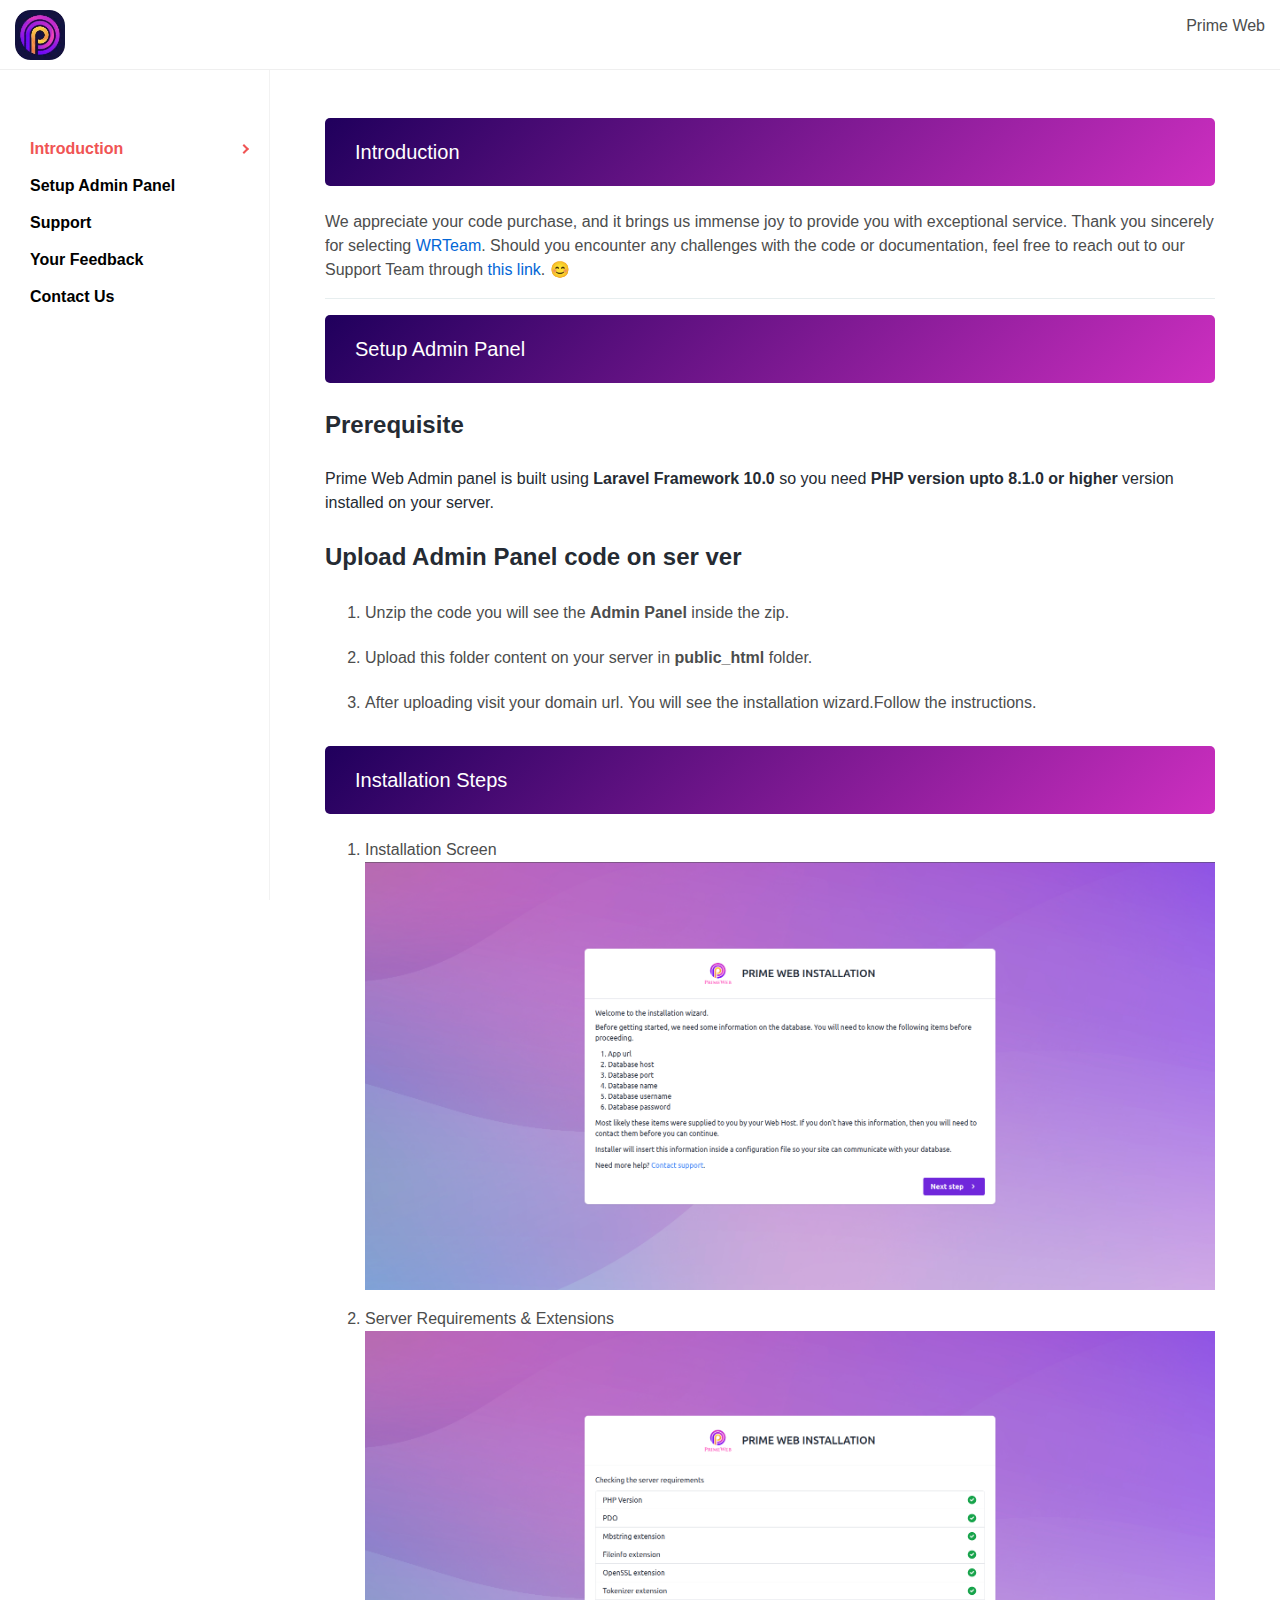
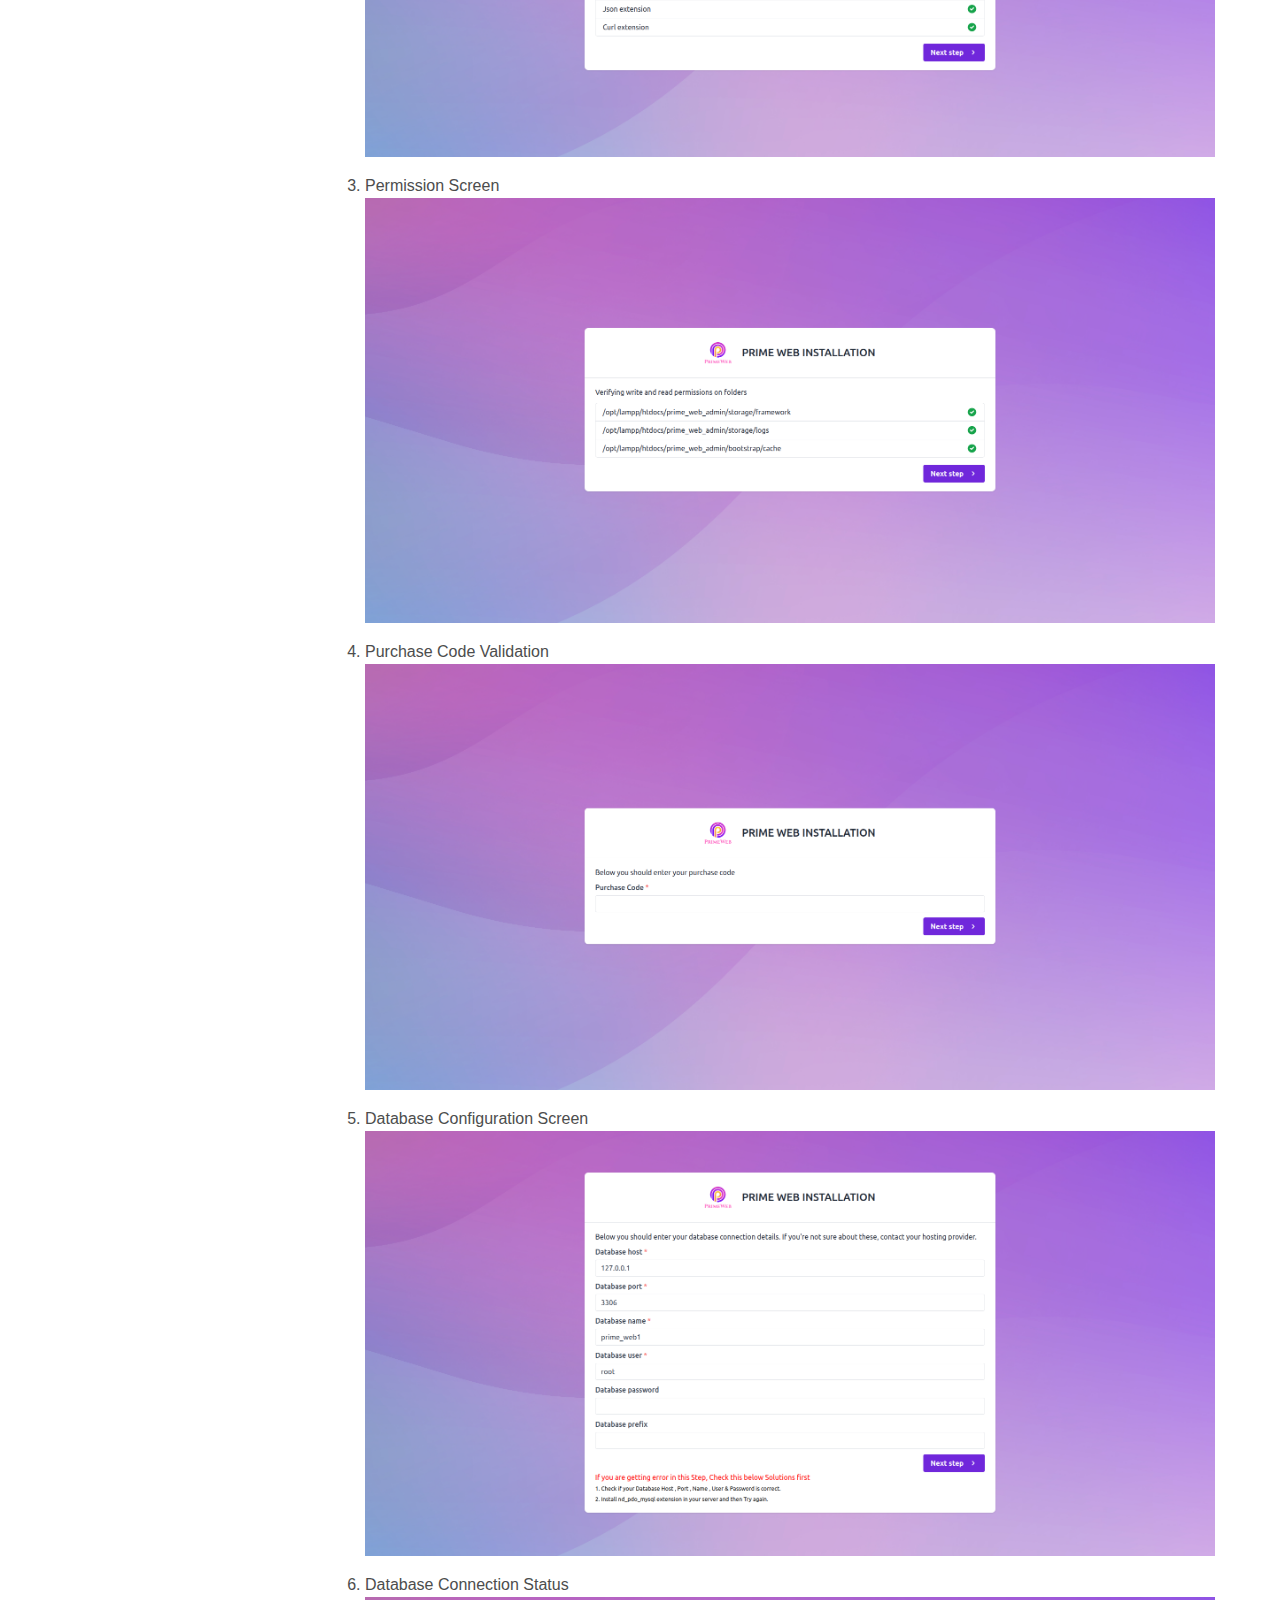
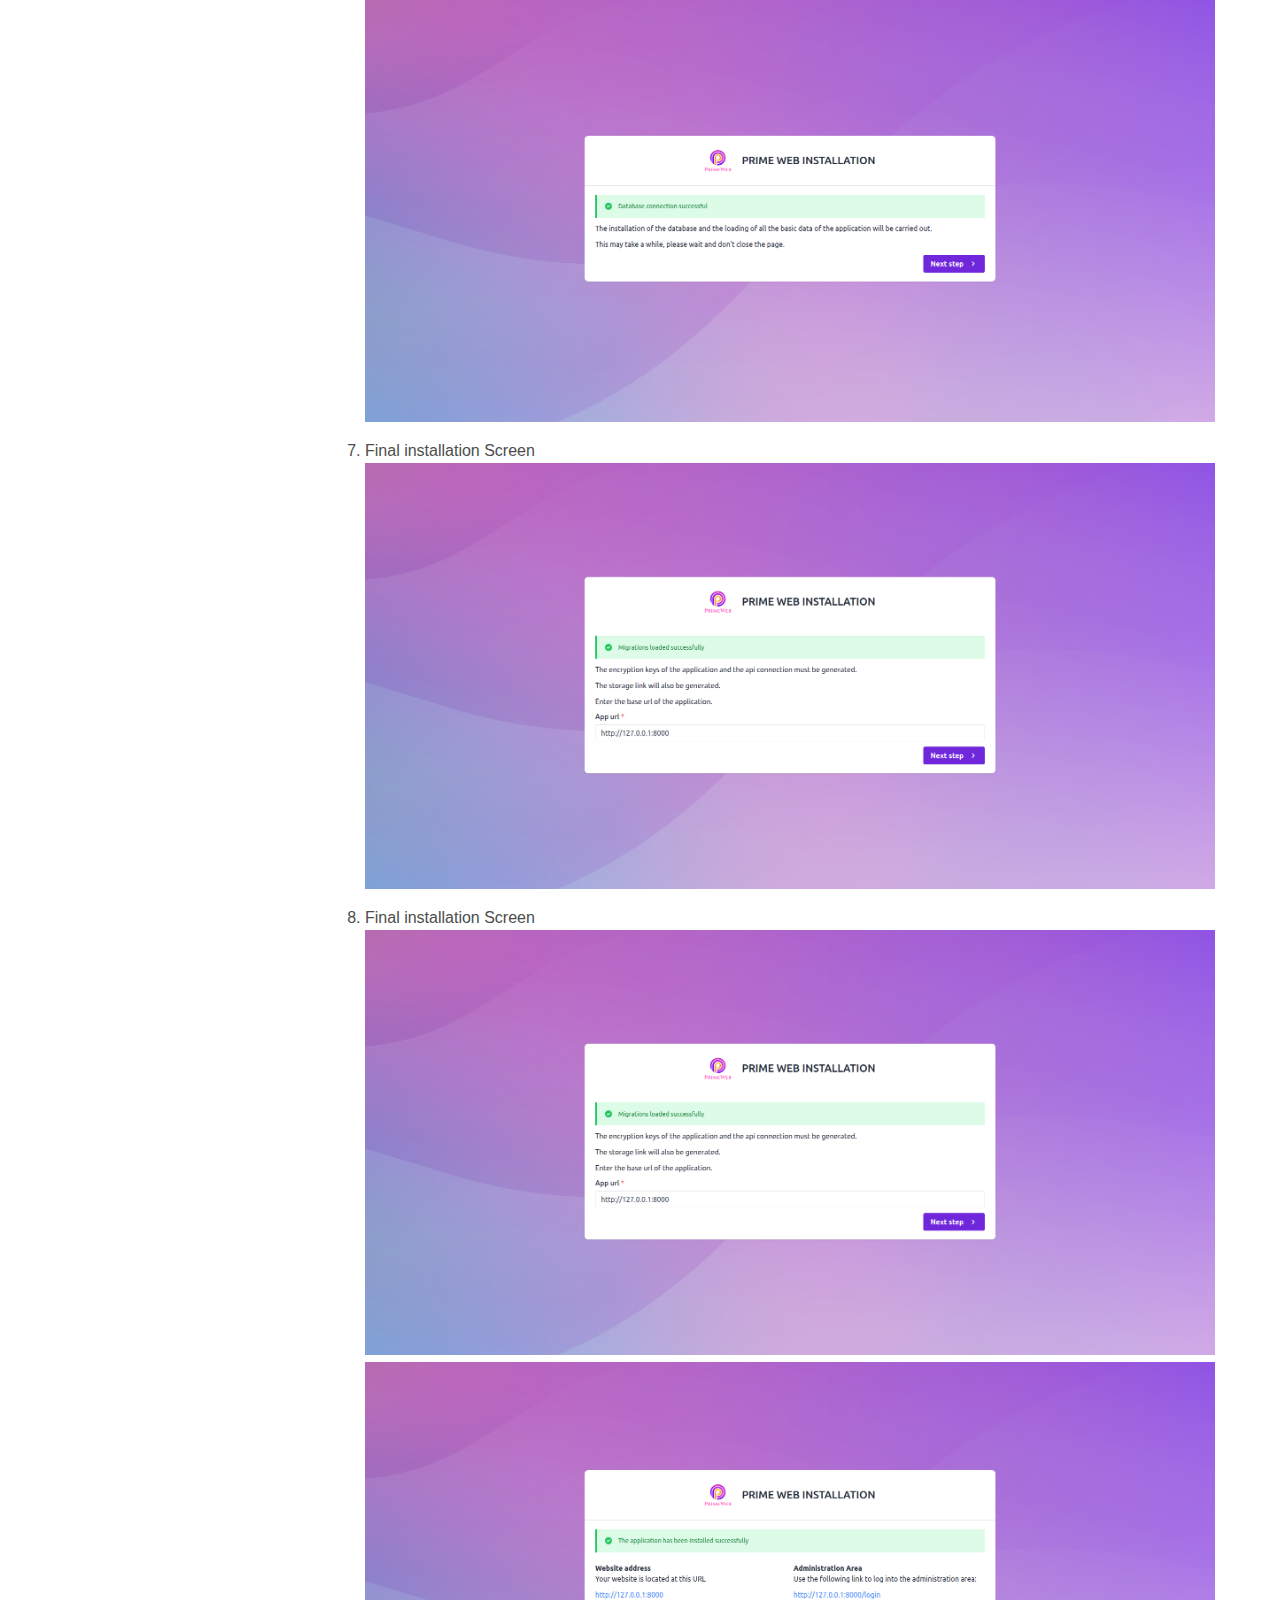
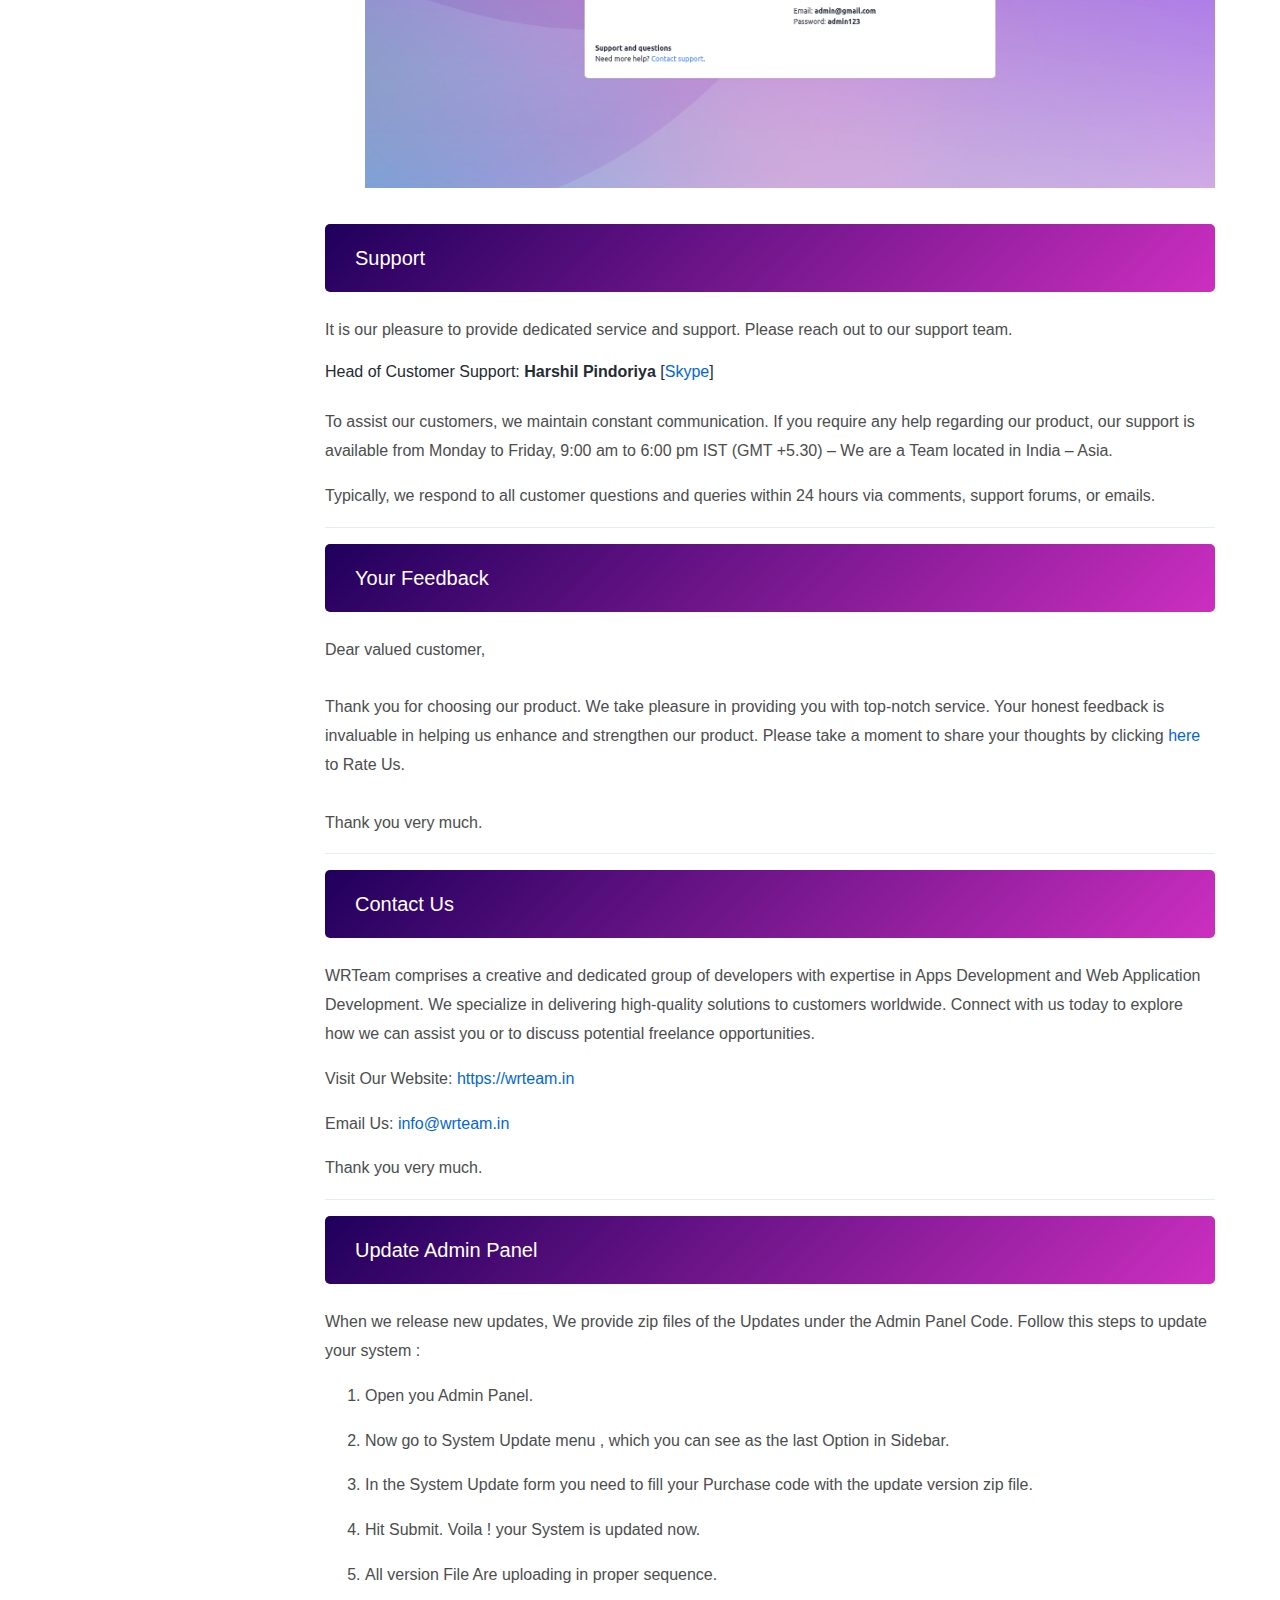
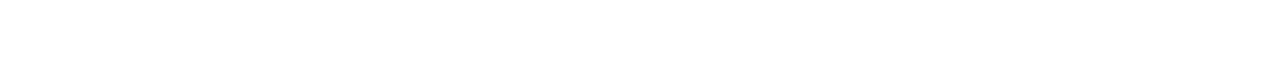
<file: admin_index.html>
<!DOCTYPE html>
<html lang="en">
<head>
    <meta charset="UTF-8">
    <meta http-equiv="X-UA-Compatible" content="IE=edge">
    <meta name="viewport" content="width=device-width, initial-scale=1, minimum-scale=1.0, shrink-to-fit=no">
    <link href="images/favicon.webp" rel="icon" title="Prime Web">
    <title>Documentation | Prime Web</title>
    <!-- Bootstrap -->
    <link rel="stylesheet" type="text/css" href="assets/vendor/bootstrap/css/bootstrap.min.css">
    <!-- Font Awesome -->
    <link rel="stylesheet" href="https://use.fontawesome.com/releases/v5.0.13/css/all.css">
    <!-- Custom Stylesheet -->
    <link rel="stylesheet" type="text/css" href="assets/css/stylesheet.css">
</head>
<body data-spy="scroll" data-target=".idocs-navigation" data-offset="125">
    <!-- Preloader -->
    <div class="preloader">
        <div class="lds-ellipsis">
            <div></div>
            <div></div>
            <div></div>
            <div></div>
        </div>
    </div>
    <!-- Preloader End -->
    <!-- Document Wrapper
        =============================== -->
    <div id="main-wrapper">
        <!-- Header
            ============================ -->
        <header id="header" class="sticky-top">
            <!-- Navbar -->
            <nav class="admin-primary-menu navbar navbar-expand-lg ">
                <div class="container-fluid">
                    <!-- Sidebar Toggler -->
                    <button id="sidebarCollapse" class="navbar-toggler d-block d-md-none" type="button">
                        <span></span>
                        <span class="w-75"></span>
                        <span></span>
                    </button>
                    <!-- Logo -->
                    <img src="images/app/ic_launcher.webp" width="50" height="50" alt="logo">
                    <p>Prime Web</p>
                    <!-- Logo End -->
                </div>
            </nav>
            <!-- Navbar End -->
        </header>
        <!-- Header End -->
        <!-- Content
            ============================ -->
        <div id="content" role="main">
            <!-- Sidebar Navigation
                ============================ -->
            <div class="idocs-navigation bg-dark-5 docs-navigation-dark">
                <ul class="nav flex-column">
                    <li class="nav-item">
                        <a href="#introduction" class="nav-link active">Introduction</a>
                    </li>
                    <li class="nav-item">
                        <a href="#setup_admin" class="nav-link">Setup Admin Panel</a>
                    </li>
                    <li class="nav-item">
                        <a href="#support" class="nav-link">Support</a>
                    </li>
                    <li class="nav-item">
                        <a href="#rating" class="nav-link">Your Feedback</a>
                    </li>
                    <li class="nav-item">
                        <a href="#contactus" class="nav-link">Contact Us</a>
                    </li>
                </ul>
            </div>
            <!-- Docs Content  -->
            <div class="idocs-content">
                <div class="container">
                    <!-- Getting Started -->
                    <section id="introduction">
                        <h3 class="section-title">Introduction</h3>
                        We appreciate your code purchase, and it brings us immense joy to provide you with exceptional
                        service. Thank you sincerely for selecting
                        <a href="https://wrteam.in/">WRTeam</a>. Should you encounter any challenges with the code or
                        documentation, feel free to reach out to our Support Team through
                        <a href="#support">this link</a>. 😊
                        <hr />
                    </section>
                    <section id="setup_admin">
                        <h3 class="section-title">Setup Admin Panel</h3>
                        <h4><b>Prerequisite</b></h4>
                        <h6>
                            Prime Web Admin panel is built using <strong>Laravel Framework 10.0</strong> so
                            you need
                            <strong>PHP version upto 8.1.0 or higher</strong> version installed on your
                            server.
                        </h6>
                        <h4><b>Upload Admin Panel code on ser ver</b></h4>
                        <ol>
                            <li>
                                <p> Unzip the code you will see the <strong>Admin Panel</strong> inside the zip.
                                </p>
                            </li>
                            <li>
                                <p> Upload this folder content on your server in <strong>public_html</strong>
                                    folder.</p>
                            </li>
                            <li>
                                <p> After uploading visit your domain url. You will see the installation
                                    wizard.Follow the
                                    instructions.</p>
                            </li>
                        </ol>
                        <h3 class="section-title">Installation Steps</h3>
                        <ol>
                            <li>
                                Installation Screen
                                <img src="images/admin_panel/install_step_1.png" alt="logo">
                            </li>
                            <li>
                                Server Requirements & Extensions
                                <img src="images/admin_panel/install_step_2.png" alt="logo">
                            </li>
                            <li>
                                Permission Screen
                                <img src="images/admin_panel/install_step_3.png" alt="logo">
                            </li>
                            <li>
                                Purchase Code Validation
                                <img src="images/admin_panel/install_step_4.png" alt="logo">
                            </li>
                            <li>
                                Database Configuration Screen
                                <img src="images/admin_panel/install_step_5.png" alt="logo">
                            </li>
                            <li>
                                Database Connection Status
                                <img src="images/admin_panel/install_step_6.png" alt="logo">
                            </li>
                            <li>
                                Final installation Screen
                                <img src="images/admin_panel/install_step_7.png" alt="logo">
                            </li>
                            <li>
                                Final installation Screen
                                <img src="images/admin_panel/install_step_7.png" alt="logo">
                                <img src="images/admin_panel/install_step_8.png" alt="logo">

                            </li>
                        </ol>
                    </section>
                    <section id="support">
                        <h3 class="section-title">Support</h3>
                        <p>It is our pleasure to provide dedicated service and support. Please reach out to our support
                            team.</p>
                        <h6>Head of Customer Support: <strong>Harshil Pindoriya</strong> [<a
                                href="https://join.skype.com/invite/urk8z7zIuoRO">Skype</a>]
                        </h6>
                        <p>To assist our customers, we maintain constant communication. If you require any help
                            regarding our product, our support is available from Monday to Friday, 9:00 am to 6:00 pm
                            IST (GMT +5.30) – We are a Team located in India – Asia.</p>
                        <p>Typically, we respond to all customer questions and queries within 24 hours via comments,
                            support forums, or emails.</p>
                        <hr>
                    </section>
                    <section id="rating">
                        <h3 class="section-title">Your Feedback</h3>
                        <p>
                            Dear valued customer,
                            <br><br>
                            Thank you for choosing our product. We take pleasure in providing you with top-notch
                            service. Your honest feedback is invaluable in helping us enhance and strengthen our
                            product. Please take a moment to share your thoughts by clicking <a
                                href="https://codecanyon.net/item/prime-web-convert-website-to-a-flutter-app/35935177?s_rank=2">here</a>
                            to Rate Us.
                            <br><br>
                            Thank you very much.
                        </p>
                        <hr>
                    </section>
                    <section id="contactus">
                        <h3 class="section-title">Contact Us</h3>
                        <p>
                            WRTeam comprises a creative and dedicated group of developers with expertise in Apps
                            Development and Web Application Development. We specialize in delivering high-quality
                            solutions to customers worldwide. Connect with us today to explore how we can assist you or
                            to discuss potential freelance opportunities.
                        </p>
                        <p>Visit Our Website: <a href="https://wrteam.in">https://wrteam.in</a></p>
                        <p>Email Us: <a href="mailto:info@wrteam.in">info@wrteam.in</a></p>
                        <p>Thank you very much.</p>
                        <hr>
                    </section>

                    <section id="updatepanel">
                        <h3 class="section-title">Update Admin Panel</h3>
                       <p> When we release new updates, We provide zip files of the Updates under the Admin Panel Code. Follow this steps to update your system :</p> 
                       <ol>
                        <li>
                            <p>Open you Admin Panel.</p>
                        </li>
                        <li>
                            <p> Now go to System Update menu , which you can see as the last Option in Sidebar.</p>
                        </li>
                        <li>
                            <p> In the System Update form you need to fill your Purchase code with the update version zip file.</p>
                        </li>
                        <li>
                            <p> Hit Submit. Voila ! your System is updated now.</p>
                        </li>
                        <li>
                        <p>All version File Are uploading in proper sequence. </p>
                    </li>
                    </ol>
                    </section>
                </div>
            </div>
        </div>
        <!-- Content end -->
    </div>
    <!-- Document Wrapper end -->
    <!-- Back To Top -->
    <a id="back-to-top" data-toggle="tooltip" title="Back to Top" href="javascript:void(0)">
        <i class="fa fa-chevron-up"></i>
    </a>
    <!-- JavaScript
        ============================ -->
    <script src="assets/vendor/jquery/jquery.min.js"></script>
    <script src="assets/vendor/bootstrap/js/bootstrap.bundle.min.js"></script>
    <!-- Easing -->
    <script src="assets/vendor/jquery.easing/jquery.easing.min.js"></script>
    <!-- Custom Script -->
    <script src="assets/js/theme.js"></script>
</body>
</html>
</file>
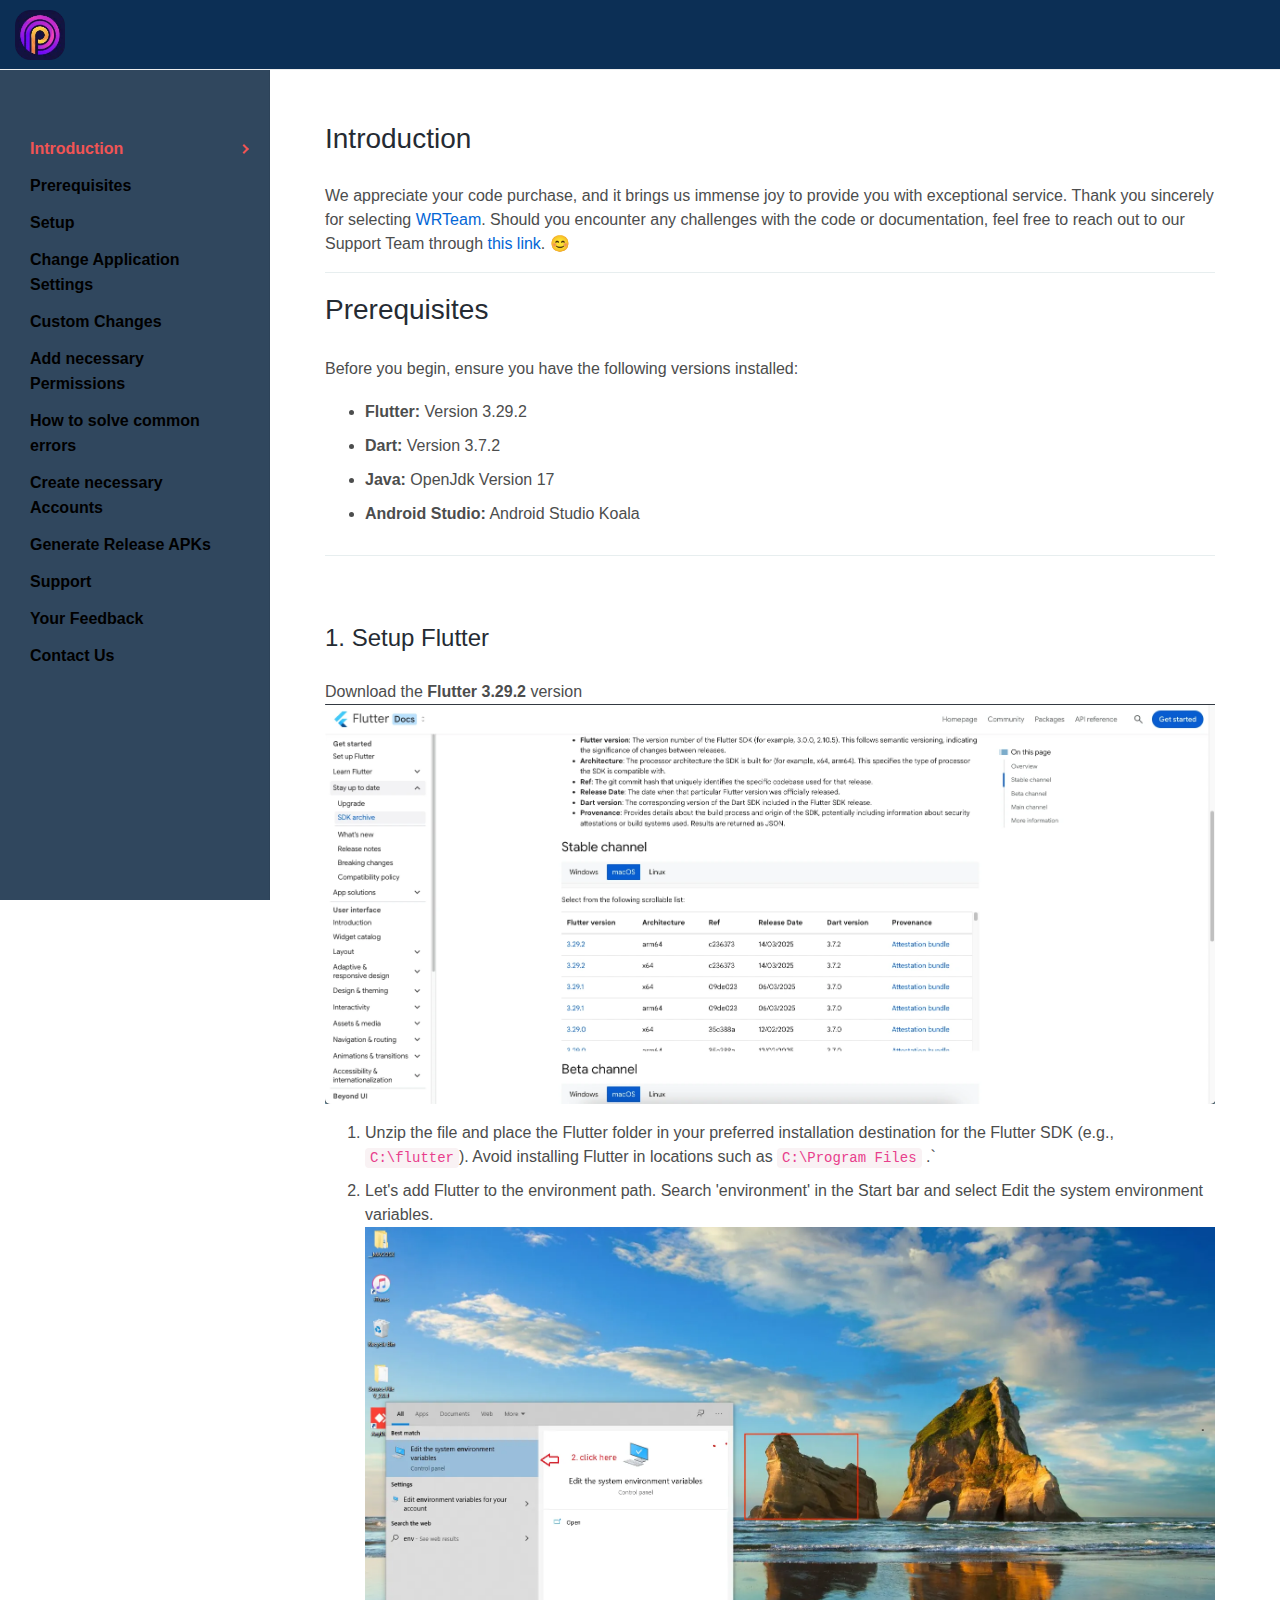
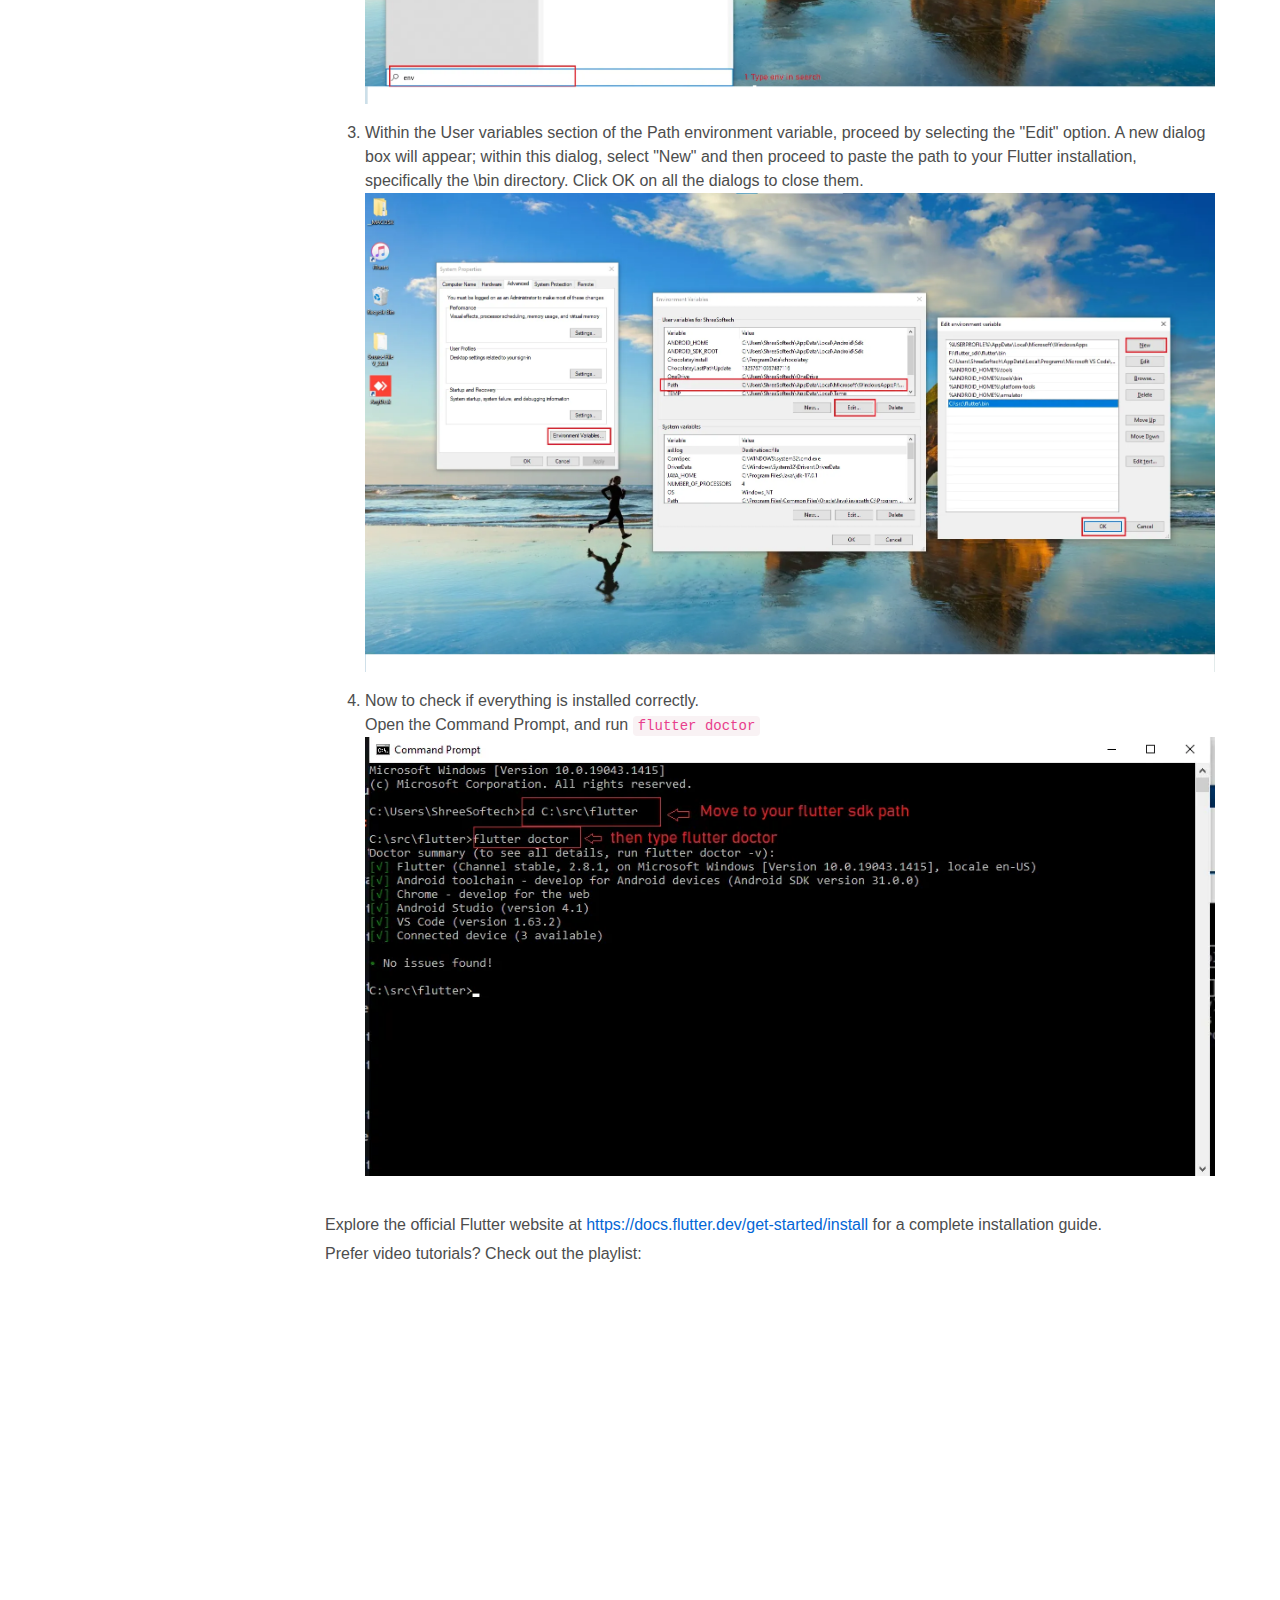
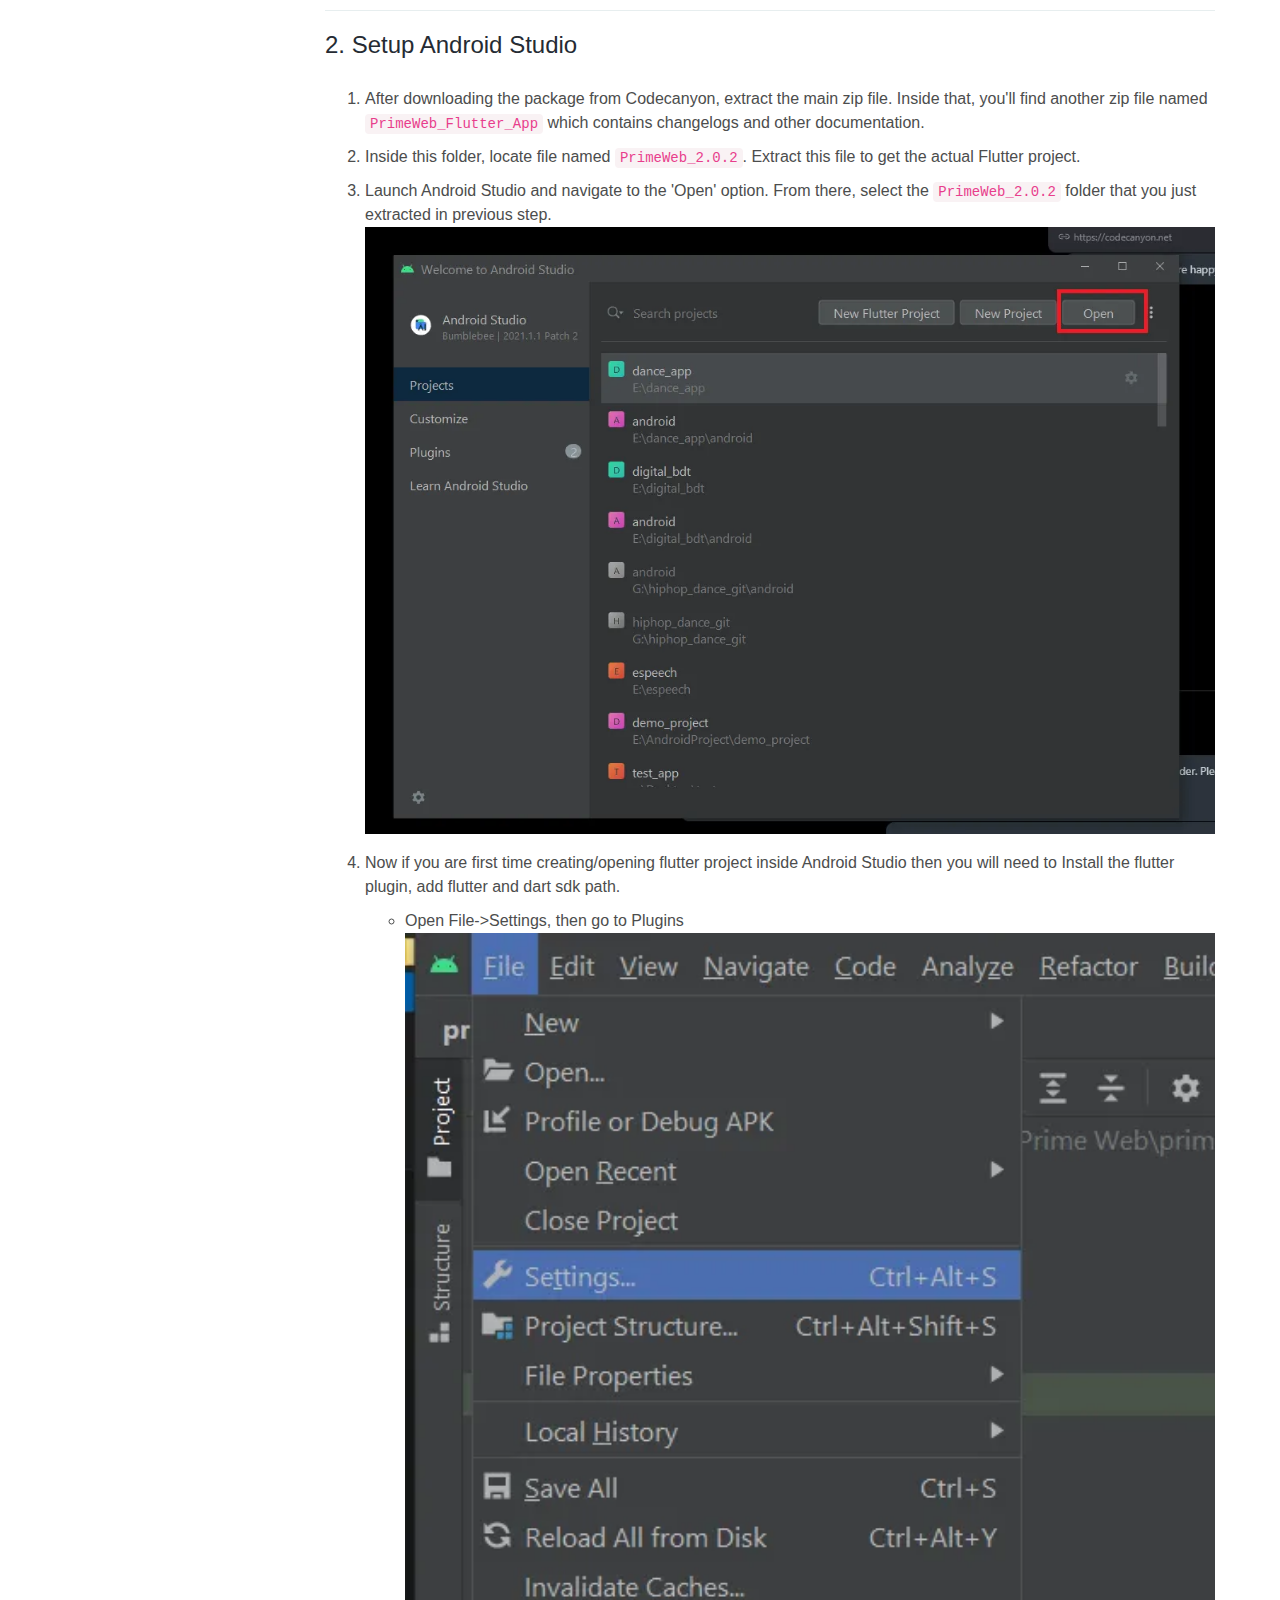
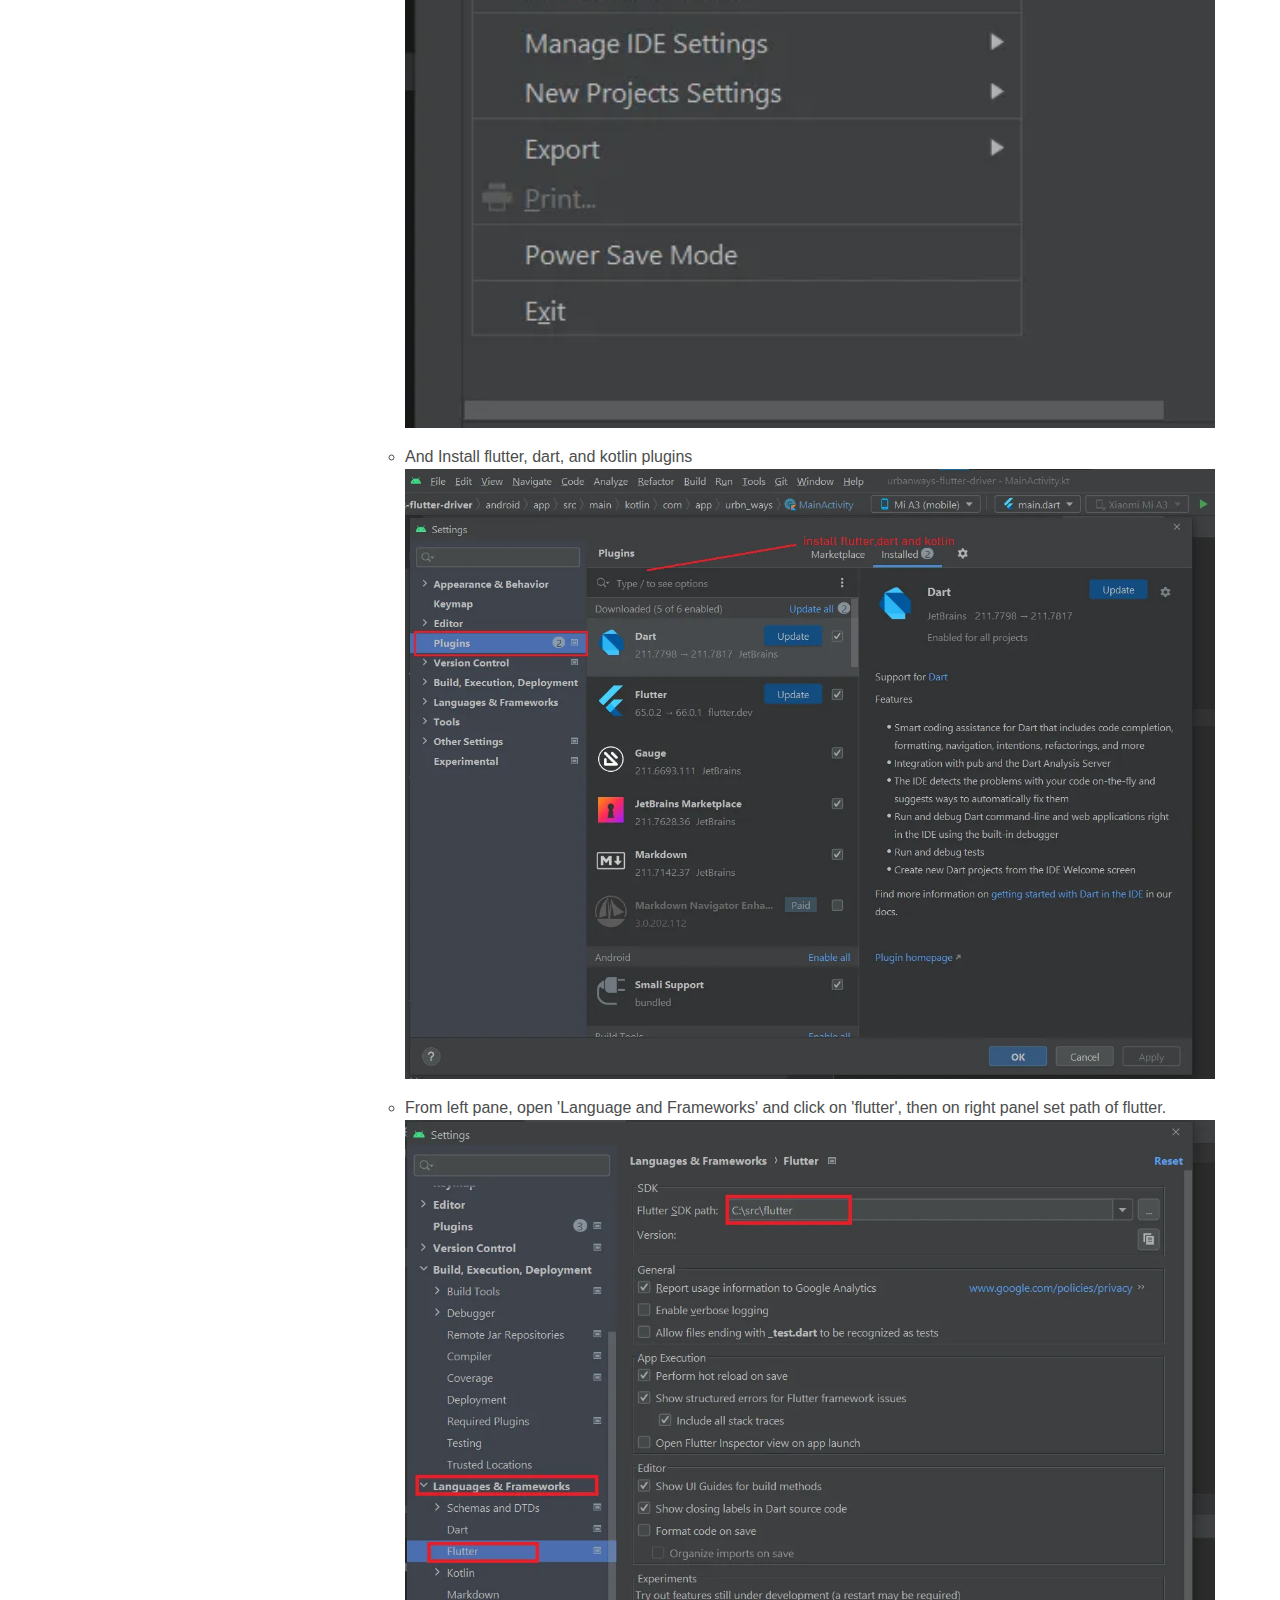
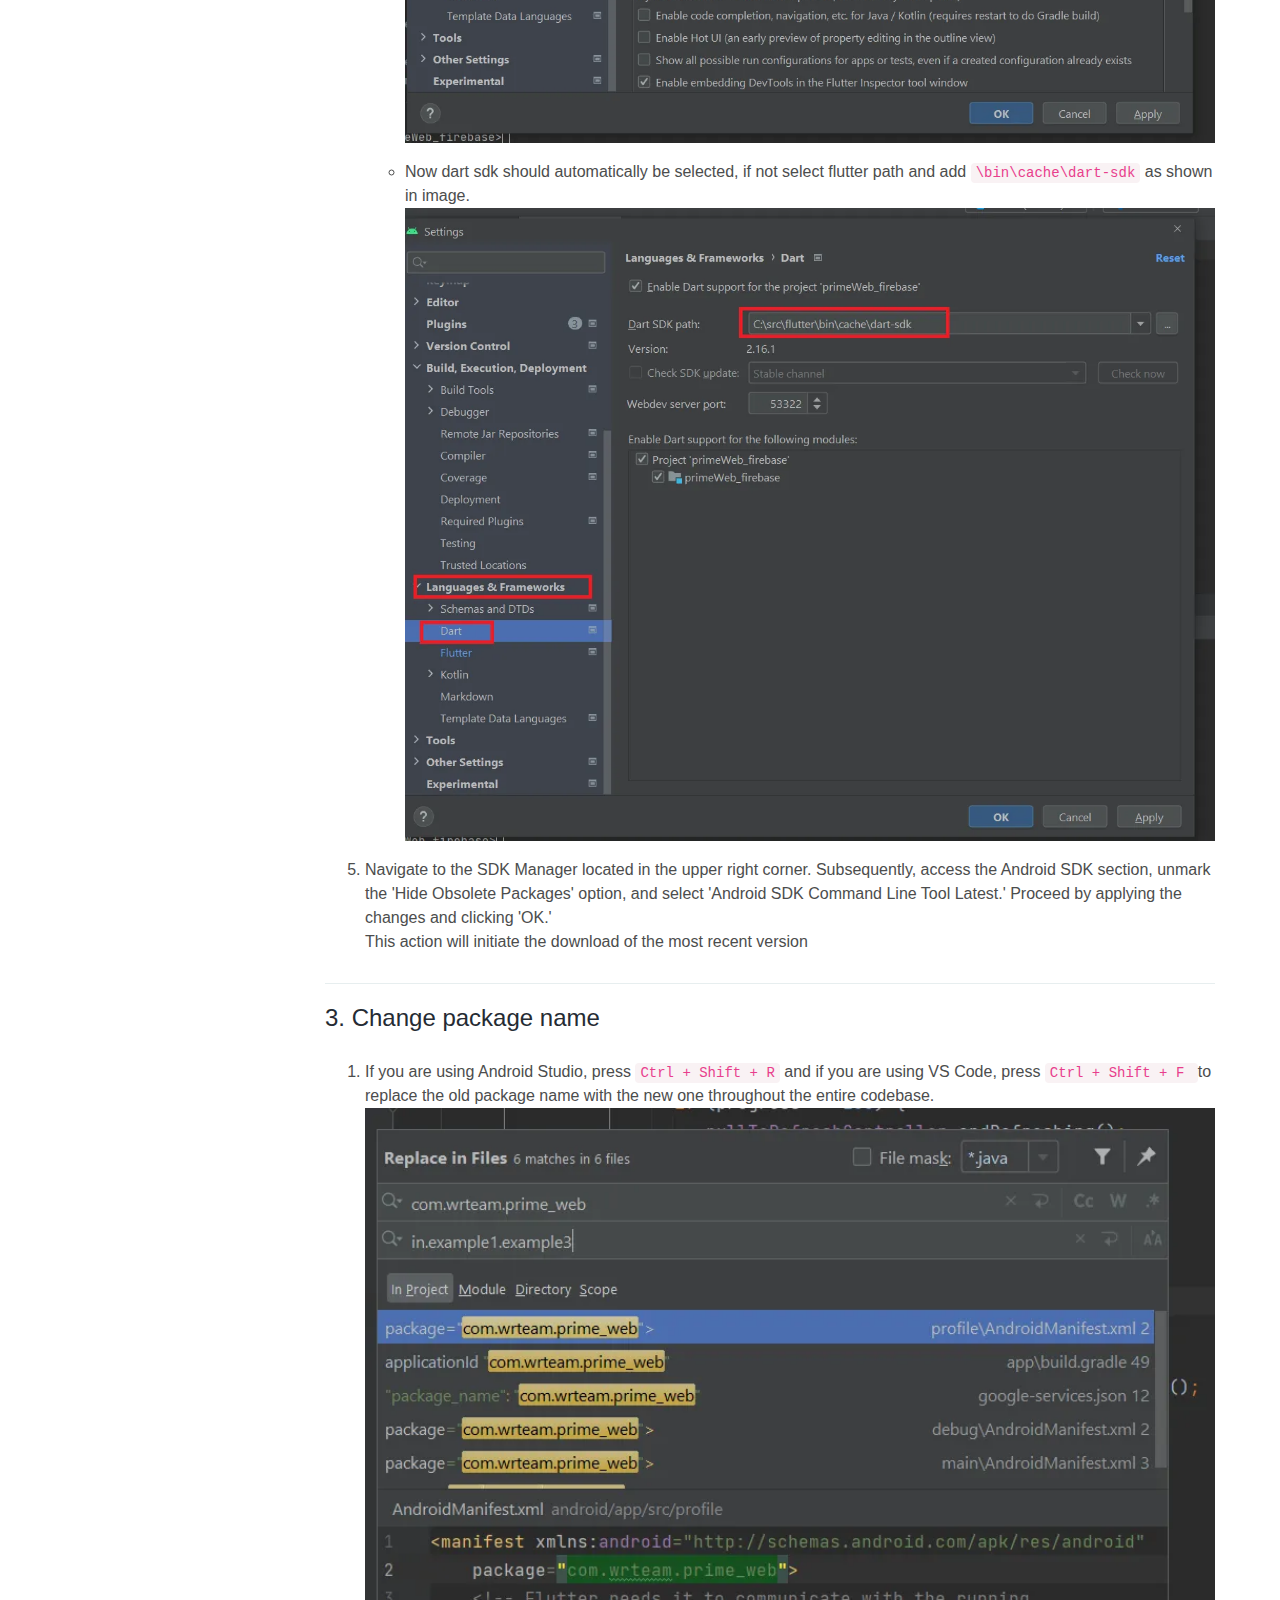
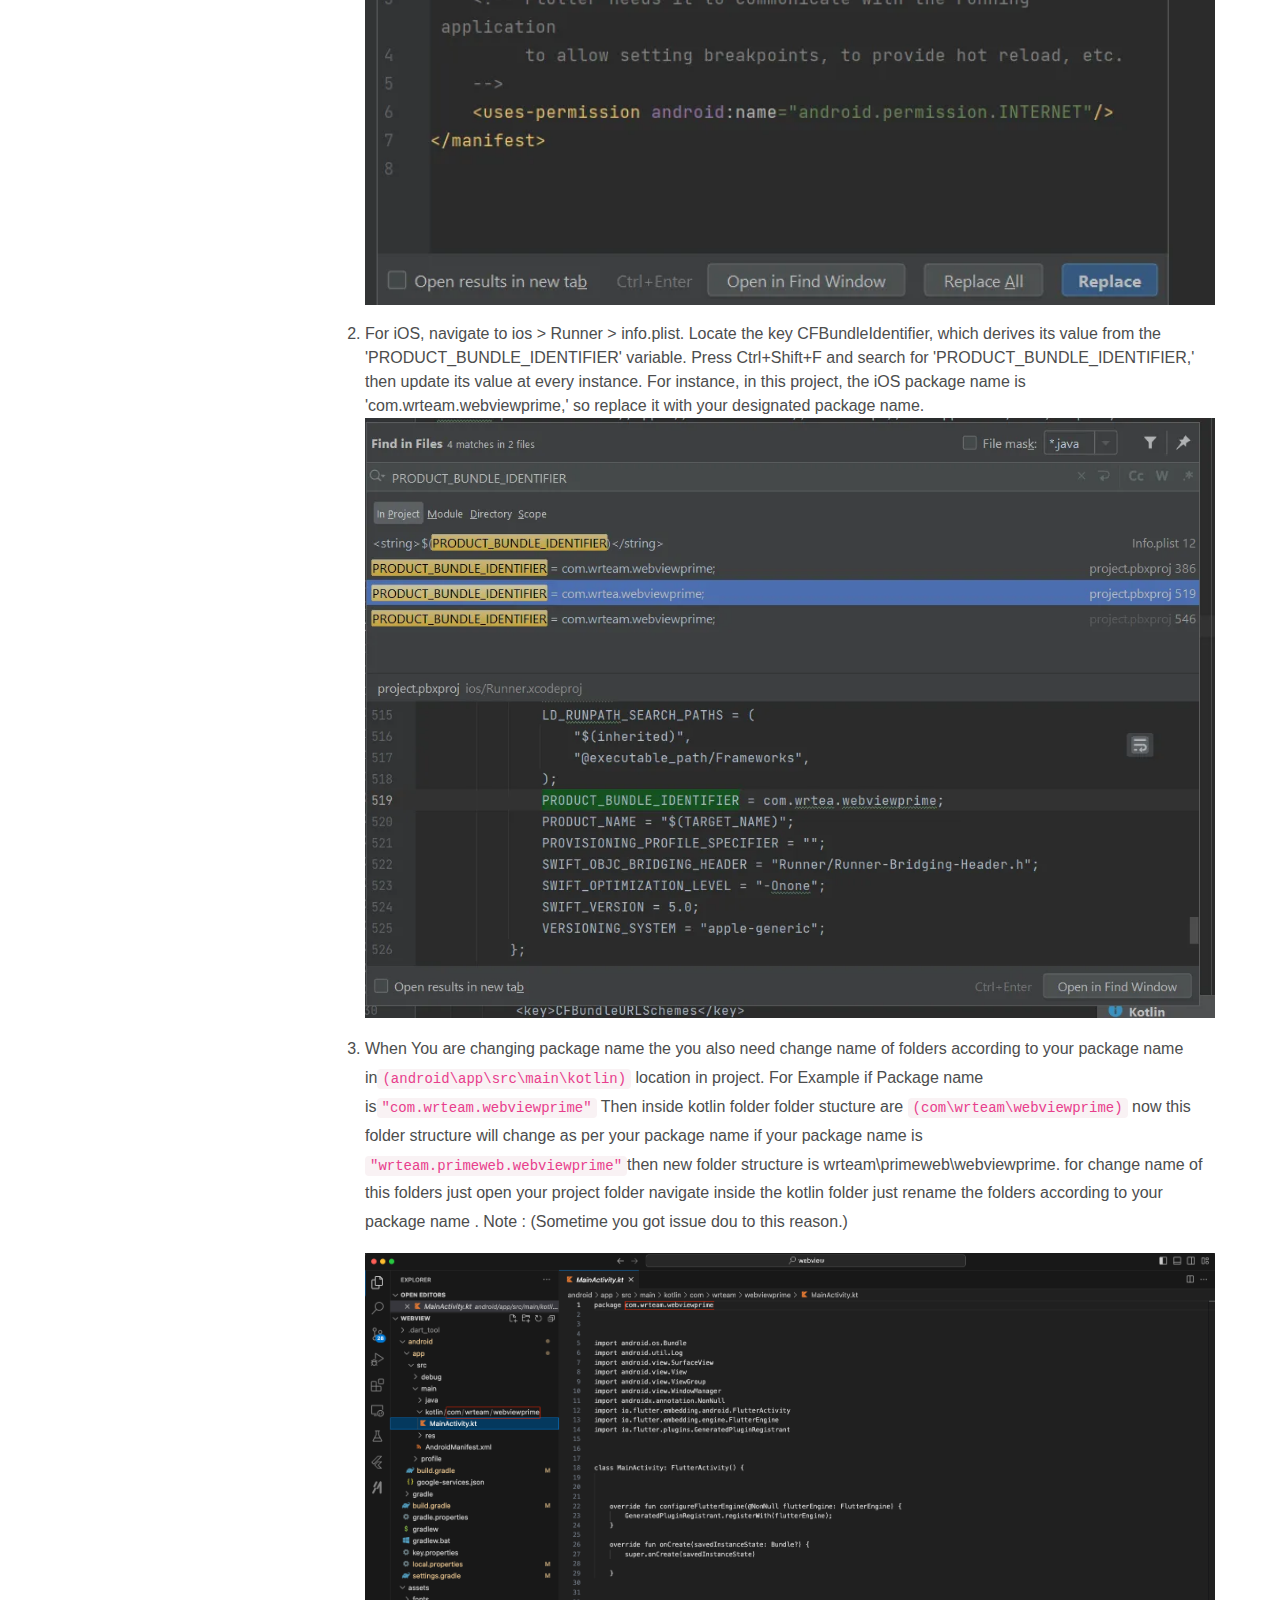
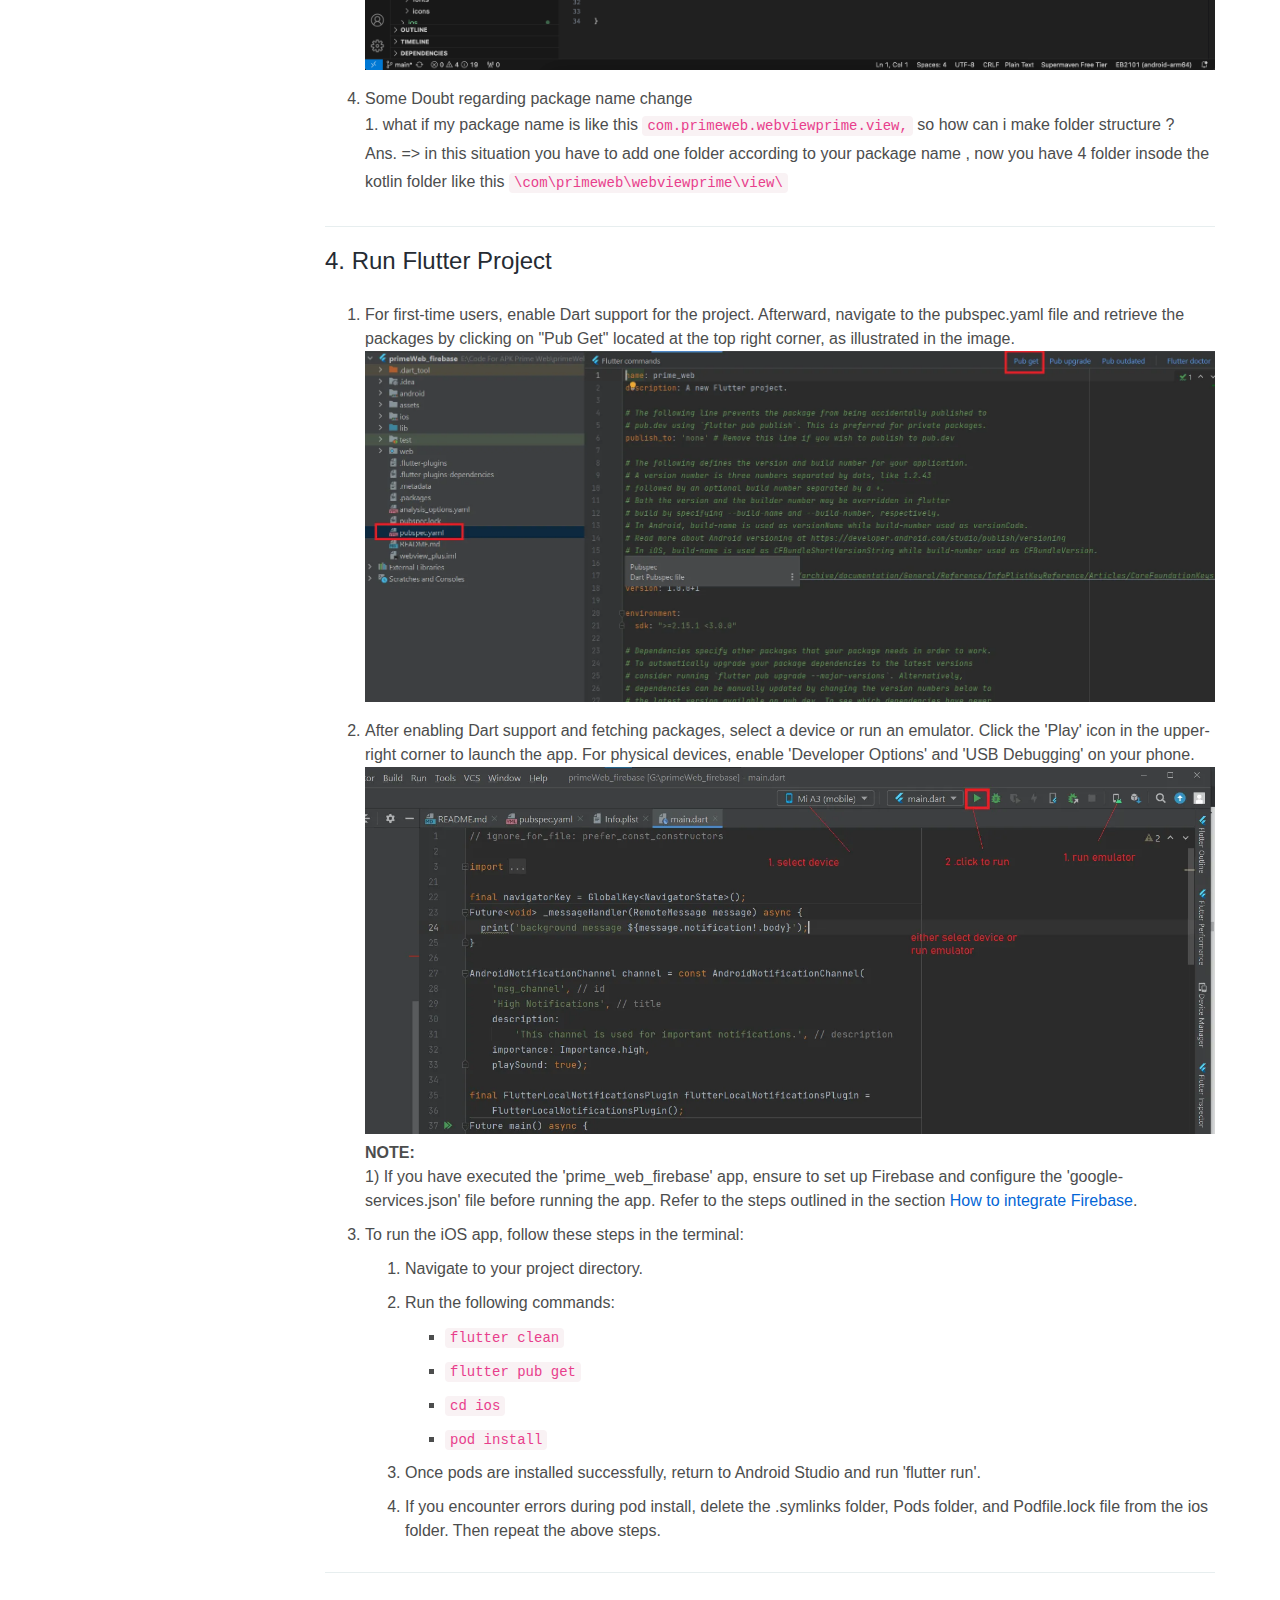
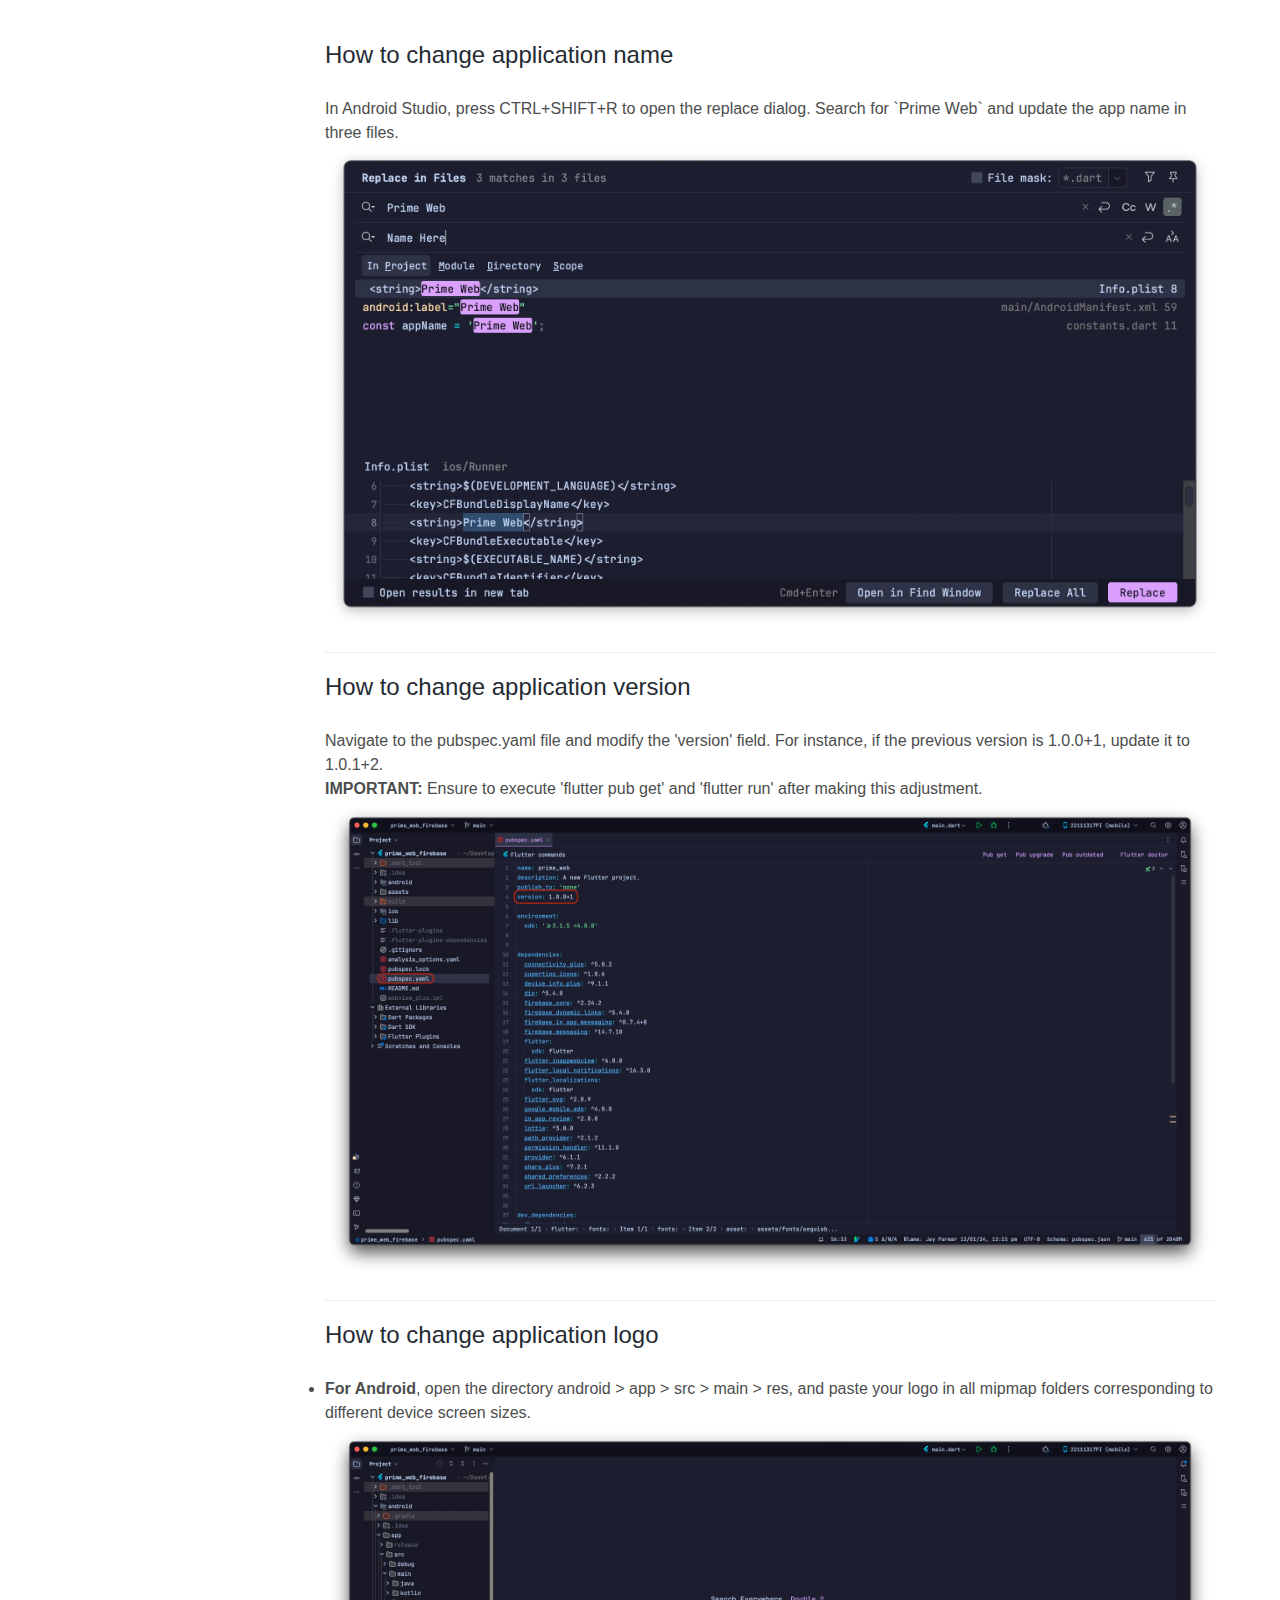
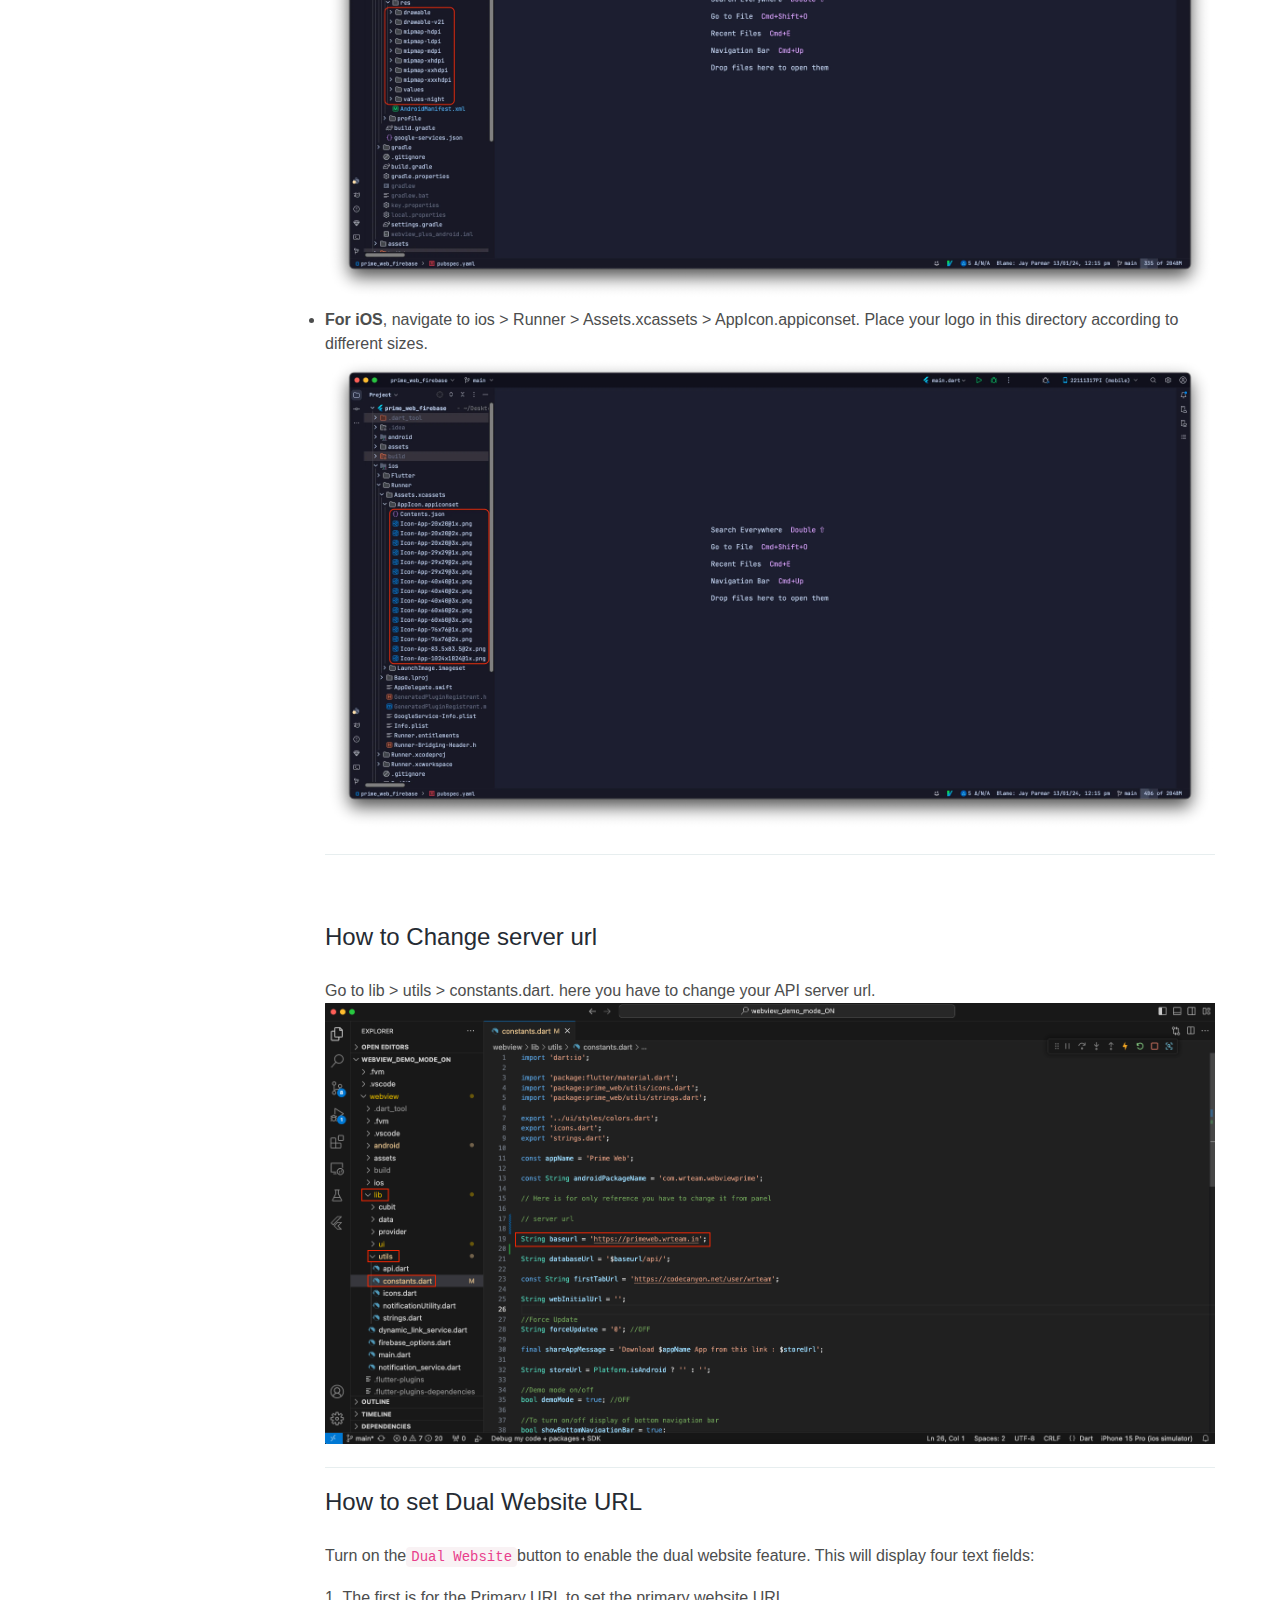
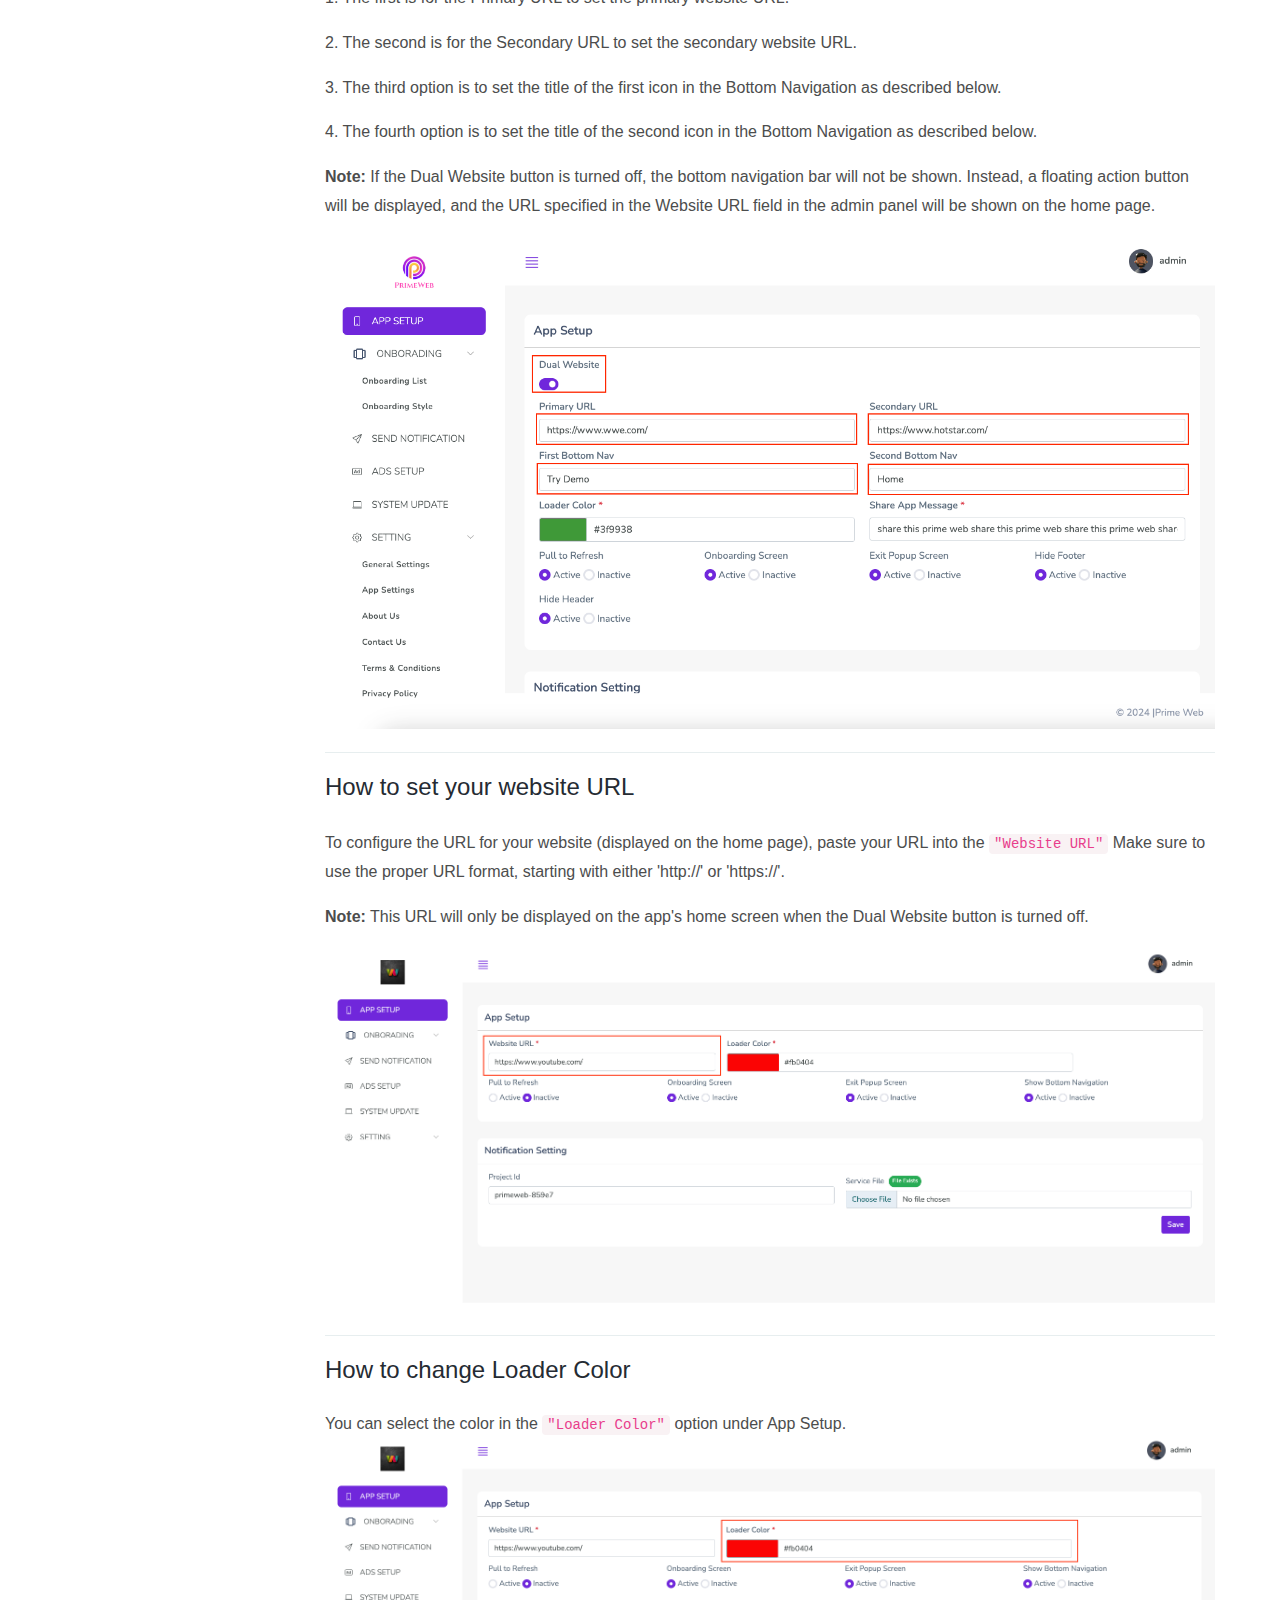
<file: app_index.html>
<!DOCTYPE html>
<html lang="en">

<head>
    <meta charset="UTF-8">
    <meta http-equiv="X-UA-Compatible" content="IE=edge">
    <meta name="viewport" content="width=device-width, initial-scale=1, minimum-scale=1.0, shrink-to-fit=no">
    <link href="images/favicon.webp" rel="icon" title="Prime Web">
    <title>Documentation | Prime Web</title>
    <!-- Bootstrap -->
    <link rel="stylesheet" type="text/css" href="assets/vendor/bootstrap/css/bootstrap.min.css">
    <!-- Font Awesome -->
    <link rel="stylesheet" href="https://use.fontawesome.com/releases/v5.0.13/css/all.css">
    <!-- Custom Stylesheet -->
    <link rel="stylesheet" type="text/css" href="assets/css/stylesheet.css">
</head>

<body data-spy="scroll" data-target=".idocs-navigation" data-offset="125">
    <!-- Preloader -->
    <div class="preloader">
        <div class="lds-ellipsis">
            <div></div>
            <div></div>
            <div></div>
            <div></div>
        </div>
    </div>
    <!-- Preloader End -->
    <!-- Document Wrapper
        =============================== -->
    <div id="main-wrapper">
        <!-- Header
            ============================ -->
        <header id="header" class="sticky-top">
            <!-- Navbar -->
            <nav class="primary-menu navbar navbar-expand-lg ">
                <div class="container-fluid">
                    <!-- Sidebar Toggler -->
                    <button id="sidebarCollapse" class="navbar-toggler d-block d-md-none" type="button">
                        <span></span>
                        <span class="w-75"></span>
                        <span></span>
                    </button>
                    <!-- Logo -->
                    <img src="images/app/ic_launcher.webp" width="50" height="50" alt="logo">
                    <!-- Logo End -->
                </div>
            </nav>
            <!-- Navbar End -->
        </header>
        <!-- Header End -->
        <!-- Content
            ============================ -->
        <div id="content" role="main">
            <!-- Sidebar Navigation
                ============================ -->
            <div class="idocs-navigation bg-dark docs-navigation-dark">
                <ul class="nav flex-column">
                    <li class="nav-item">
                        <a href="#introduction" class="nav-link active">Introduction</a>
                    </li>
                    <li class="nav-item">
                        <a href="#prerequisites" class="nav-link">Prerequisites</a>
                    </li>
                    <li class="nav-item">
                        <a href="#flutter_setup" class="nav-link">Setup</a>
                        <ul class="nav flex-column">
                            <li class="nav-item">
                                <a class="nav-link" href="#howToSetupFlutter">1. Setup flutter</a>
                            </li>
                            <li class="nav-item">
                                <a class="nav-link" href="#setup-android-studio">2. Setup android studio</a>
                            </li>
                            <li class="nav-item">
                                <a class="nav-link" href="#howToChangePackageName">3. Change package name</a>
                            </li>
                            <li class="nav-item">
                                <a class="nav-link" href="#howToRunFlutterProject">4. Run flutter project</a>
                            </li>
                        </ul>
                    </li>
                    <li class="nav-item">
                        <a href="#app_setting" class="nav-link">Change Application Settings</a>
                        <ul class="nav flex-column">
                            <li class="nav-item">
                                <a class="nav-link" href="#howToChangeAppName">How to change application name</a>
                            </li>
                            <li class="nav-item">
                                <a class="nav-link" href="#howToChangeAppVersion">How to change application version</a>
                            </li>
                            <li class="nav-item">
                                <a class="nav-link" href="#howToChangeAppLogo">How to change application logo</a>
                            </li>
                        </ul>
                    </li>
                    <li class="nav-item">
                        <a href="#custom_changes" class="nav-link">Custom Changes</a>
                        <ul class="nav flex-column">
                            <li class="nav-item">
                                <a class="nav-link" href="#howToChangeServerUrl">How to Change server url</a>
                            </li>
                            <li class="nav-item">
                                <a class="nav-link" href="#howToChangeDualWebsiteURL">How to set Dual Website URL</a>
                            </li>
                            <li class="nav-item">
                                <a class="nav-link" href="#howToChangeURL">How to set your Website URL</a>
                            </li>

                            <li class="nav-item">
                                <a class="nav-link" href="#howToChangeLoaderColor">How to change Loader Color</a>
                            </li>
                            <li class="nav-item">
                                <a class="nav-link" href="#howToChangeShareAppMessage">How to change Share App
                                    Message</a>
                            </li>
                            <li class="nav-item">
                                <a class="nav-link" href="#howPullToRefresh">How to Turn on/off Pull to Refresh</a>
                            </li>
                            <li class="nav-item">
                                <a class="nav-link" href="#howExitPopup">How to Turn on/off Exit Popup Screen</a>
                            </li>
                            <li class="nav-item">
                                <a class="nav-link" href="#howToChangeDisplay">How to Turn on/off interstitial, banner
                                    and Open Ads</a>
                            </li>

                            <li class="nav-item">
                                <a class="nav-link" href="#howTohidefooter">How to Hide Footer</a>
                            </li>
                            <li class="nav-item">
                                <a class="nav-link" href="#howToHideHeader">How to Hide Header</a>
                            </li>
                            <li class="nav-item">
                                <a class="nav-link" href="#howToChangeTabsInBottomBar">How to add/remove tabs in bottom
                                    navigation bar</a>
                            </li>
                            <li class="nav-item">
                                <a class="nav-link" href="#howToHideOnbording">How to Turn on/off Onboarding
                                    Screen</a>
                            </li>
                            <li class="nav-item">
                                <a class="nav-link" href="#howToChangeSplashLogo">How to change splash Logo and
                                    Color</a>
                            </li>
                            <li class="nav-item">
                                <a class="nav-link" href="#howToChangeFloatingColor">How to change floating action
                                    button color</a>
                            </li>
                            <li class="nav-item">
                                <a class="nav-link" href="#howToChangeOnboardingScreen">How to change onboarding screen
                                    elements</a>
                            </li>
                            <li class="nav-item">
                                <a class="nav-link" href="#howToChangeOnboardingStyleScreen">How to Change Onboarding
                                    Screen Style</a>
                            </li>
                            <li class="nav-item">
                                <a class="nav-link" href="#howToChangeAdIds">How to change ad ids</a>
                            </li>
                            <li class="nav-item">
                                <a class="nav-link" href="#howToChangeAppColors">How to change application colors</a>
                            </li>
                            <li class="nav-item">
                                <a class="nav-link" href="#howToChangeAppFont">How to change application font</a>
                            </li>
                            <li class="nav-item">
                                <a class="nav-link" href="#howToChangeAppStrings">How to change application String
                                    Constants</a>
                            </li>
                            <li class="nav-item">
                                <a class="nav-link" href="#howToChangeSettingPages">How to change content of pages in
                                    Setting screen</a>
                            </li>
                            <li class="nav-item">
                                <a class="nav-link" href="#howToChangeAppSettingPages">How to Turn On/Off Force
                                    Update</a>
                            </li>
                            <li class="nav-item">
                                <a class="nav-link" href="#howToChangeApplinkPages">How to Add Android/IOS App Link</a>
                            </li>
                            <li class="nav-item">
                                <a class="nav-link" href="#howToChangeMaintenancePages">How to Turn On/Off App
                                    Maintenance Mode</a>
                            </li>
                        </ul>
                    </li>
                    <li class="nav-item">
                        <a href="#add_permission" class="nav-link">Add necessary Permissions</a>
                    </li>
                    <li class="nav-item">
                        <a href="#solve_error" class="nav-link">How to solve common errors</a>
                    </li>
                    <li class="nav-item">
                        <a href="#create_accounts" class="nav-link">Create necessary Accounts</a>
                        <ul class="nav flex-column">
                            <li class="nav-item">
                                <a class="nav-link" href="#howToCreateAdmobAcct">How to Create Admob Account</a>
                            </li>
                            <li class="nav-item">
                                <a class="nav-link" href="#howToIntegrateFirebase">How to integrate firebase</a>
                            </li>
                        </ul>
                    </li>
                    <li class="nav-item">
                        <a href="#generate_release" class="nav-link">Generate Release APKs</a>
                        <ul class="nav flex-column">
                            <li class="nav-item">
                                <a class="nav-link" href="#howToGenerateReleaseApk">How to generate release apks</a>
                            </li>
                            <li class="nav-item">
                                <a class="nav-link" href="#iosRelease">Steps to Publish iOS App to App Store</a>
                            </li>
                        </ul>
                    </li>
                    <li class="nav-item">
                        <a href="#support" class="nav-link">Support</a>
                    </li>
                    <li class="nav-item">
                        <a href="#rating" class="nav-link">Your Feedback</a>
                    </li>
                    <li class="nav-item">
                        <a href="#contactus" class="nav-link">Contact Us</a>
                    </li>
                </ul>
            </div>
            <!-- Docs Content  -->
            <div class="idocs-content">
                <div class="container">
                    <!-- Getting Started -->
                    <section id="introduction">
                        <h3>Introduction</h3>
                        We appreciate your code purchase, and it brings us immense joy to provide you with exceptional
                        service. Thank you sincerely for selecting
                        <a href="https://wrteam.in/">WRTeam</a>. Should you encounter any challenges with the code or
                        documentation, feel free to reach out to our Support Team through
                        <a href="#support">this link</a>. 😊
                        <hr />
                    </section>
                       <!-- Prerequisites -->
                    <section id="prerequisites">
                        <h3>Prerequisites</h3>
                        <p>Before you begin, ensure you have the following versions installed:</p>
                        <ul>
                            <li><strong>Flutter:</strong> Version 3.29.2</li>
                            <li><strong>Dart:</strong> Version 3.7.2</li>
                            <li><strong>Java:</strong> OpenJdk Version 17</li>
                            <li><strong>Android Studio:</strong> Android Studio Koala</li>
                        </ul>
                        <hr />
                    </section>

                    <section id="flutter_setup">
                        <section id="howToSetupFlutter">
                            <h4>1. Setup Flutter</h4>
                            Download the
                            <strong>Flutter 3.29.2</strong> version
                            <img src="images/download_flutter.webp">
                            <ol>
                                <li>
                                    Unzip the file and place the Flutter folder in your preferred installation
                                    destination for the Flutter SDK (e.g.,
                                    <code>C:\flutter</code>). Avoid installing Flutter in locations such as
                                    <code>C:\Program Files</code>
                                    .`
                                </li>
                                <li>
                                    Let's add Flutter to the environment path. Search 'environment' in the Start bar and
                                    select Edit the system environment variables.
                                    <img src="images/app/path.webp">
                                </li>
                                <li>
                                    Within the User variables section of the Path environment variable, proceed by
                                    selecting the "Edit" option. A new dialog box will appear; within this dialog,
                                    select "New" and then proceed to paste the path to your Flutter installation,
                                    specifically the \bin directory. Click OK on all the dialogs to close them.
                                    <img src="images/app/path2.webp">
                                </li>
                                <li>
                                    Now to check if everything is installed correctly.
                                    <br>
                                    Open the Command Prompt, and run
                                    <code>flutter doctor</code>
                                    <img src="images/app/check.webp">
                                </li>
                            </ol>
                            <p>
                                Explore the official Flutter website at
                                <a
                                    href="https://docs.flutter.dev/get-started/install">https://docs.flutter.dev/get-started/install</a>
                                for a complete installation guide.
                                <br>Prefer video tutorials? Check out the playlist:
                                <br>
                                <iframe width="560" height="315"
                                    src="https://www.youtube-nocookie.com/embed/videoseries?list=PLSzsOkUDsvdtl3Pw48-R8lcK2oYkk40cm"
                                    title="Flutter Installation" frameborder="0"
                                    allow="accelerometer; autoplay; clipboard-write; encrypted-media; gyroscope; picture-in-picture; web-share"
                                    allowfullscreen>
                                    <a
                                        href="https://www.youtube.com/playlist?list=PLSzsOkUDsvdtl3Pw48-R8lcK2oYkk40cm">https://www.youtube.com/playlist?list=PLSzsOkUDsvdtl3Pw48-R8lcK2oYkk40cm</a>
                                </iframe>
                            </p>
                            <hr>
                        </section>

                        <section id="setup-android-studio">
                            <h4>2. Setup Android Studio</h4>
                            <ol>
                                <li>
                                    After downloading the package from Codecanyon, extract the main zip file. Inside that, you'll find another zip file named <code>PrimeWeb_Flutter_App</code> which contains changelogs and other documentation.
                                </li>
                                <li>
                                    Inside this folder, locate file named <code>PrimeWeb_2.0.2</code>. Extract this file to get the actual Flutter project.
                                </li>
                                <li>
                                    Launch Android Studio and navigate to the 'Open' option. From there, select the
                                    <code>PrimeWeb_2.0.2</code> folder that you just extracted in previous step.
                                    <br>
                                    <img src="images/app/flutter2.webp">

                                </li>
                                <li>
                                    Now if you are first time creating/opening flutter project inside Android Studio
                                    then you will need to Install the flutter plugin, add flutter and dart sdk path.
                                    <ul>
                                        <li>
                                            Open File->Settings, then go to Plugins
                                            <img src="images/app/flutter4.webp">
                                        </li>
                                        <li>
                                            And Install flutter, dart, and kotlin plugins
                                            <img src="images/app/flutter7.webp">
                                        </li>
                                        <li>
                                            From left pane, open 'Language and Frameworks' and click on 'flutter', then
                                            on right panel set path of flutter.
                                            <img src="images/app/flutter5.webp">
                                        </li>
                                        <li>
                                            Now dart sdk should automatically be selected, if not select flutter path
                                            and add <code>\bin\cache\dart-sdk</code> as shown in image.
                                            <img src="images/app/flutter6.webp">
                                        </li>
                                    </ul>
                                </li>
                                <li>
                                    Navigate to the SDK Manager located in the upper right corner. Subsequently, access
                                    the Android SDK section, unmark the 'Hide Obsolete Packages' option, and select
                                    'Android SDK Command Line Tool Latest.' Proceed by applying the changes and clicking
                                    'OK.'<br>
                                    This action will initiate the download of the most recent version
                                </li>
                            </ol>
                            <hr>
                        </section>

                        <section id="howToChangePackageName">
                            <h4>3. Change package name</h4>

                            <ol>
                                <li>
                                    If you are using Android Studio, press <code> Ctrl + Shift + R</code> and if you are
                                    using VS Code, press <code>Ctrl + Shift + F </code> to replace the old package name
                                    with the new one throughout the entire codebase.
                                    <img src="images/app/packagename_7.webp">
                                </li>
                                <li>
                                    For iOS, navigate to ios > Runner > info.plist. Locate the key CFBundleIdentifier,
                                    which derives its value from the 'PRODUCT_BUNDLE_IDENTIFIER' variable. Press
                                    Ctrl+Shift+F and search for 'PRODUCT_BUNDLE_IDENTIFIER,' then update its value at
                                    every instance. For instance, in this project, the iOS package name is
                                    'com.wrteam.webviewprime,' so replace it with your designated package name.
                                    <img src="images/app/packagename_8.webp">
                                    <br>
                                </li>
                                <li>
                                    <p>
                                        When You are changing package name the you also need change name of folders
                                        according to your package name in<code>(android\app\src\main\kotlin)</code>
                                        location in
                                        project. For Example if Package name is<code>"com.wrteam.webviewprime"</code>
                                        Then
                                        inside
                                        kotlin folder folder stucture are <code>(com\wrteam\webviewprime)</code> now
                                        this
                                        folder
                                        structure will change as per your package name if your package name is
                                        <code>"wrteam.primeweb.webviewprime"</code>then new folder structure is
                                        wrteam\primeweb\webviewprime. for
                                        change name of this folders just open your project folder navigate inside the
                                        kotlin
                                        folder just rename the folders according to your package name . Note : (Sometime
                                        you
                                        got issue dou to this reason.)
                                    </p>
                                    <img src="images/app/packagename_9.webp">
                                </li>
                                <li>
                                    Some Doubt regarding package name change
                                    <p>1. what if my package name is like this
                                        <code>com.primeweb.webviewprime.view,</code> so how
                                        can i
                                        make folder structure ? <br>
                                        Ans. => in this situation you have to add one folder according to your package
                                        name
                                        , now you have 4 folder insode the kotlin folder like this
                                        <code>\com\primeweb\webviewprime\view\</code>
                                    </p>

                                </li>
                            </ol>
                            <hr>
                        </section>

                        <section id="howToRunFlutterProject">
                            <h4>4. Run Flutter Project</h4>
                            <ol>
                                <li>
                                    For first-time users, enable Dart support for the project. Afterward, navigate to
                                    the pubspec.yaml file and retrieve the packages by clicking on "Pub Get" located at
                                    the top right corner, as illustrated in the image.
                                    <img src="images/app/open2.webp">
                                </li>
                                <li>
                                    After enabling Dart support and fetching packages, select a device or run an
                                    emulator. Click the 'Play' icon in the upper-right corner to launch the app. For
                                    physical devices, enable 'Developer Options' and 'USB Debugging' on your phone.
                                    <img src="images/app/runapp.webp">
                                </li>
                                <div>
                                    <strong>NOTE:</strong><br>
                                    1) If you have executed the 'prime_web_firebase' app, ensure to set up Firebase and
                                    configure the 'google-services.json' file before running the app. Refer to the steps
                                    outlined in the section <a href="#howToIntegrateFirebase">How to integrate
                                        Firebase</a>.
                                    <br>

                                </div>
                                <li>
                                    To run the iOS app, follow these steps in the terminal:
                                    <ol>
                                        <li>Navigate to your project directory.</li>
                                        <li>Run the following commands:
                                            <ul>
                                                <li><code>flutter clean</code></li>
                                                <li><code>flutter pub get</code></li>
                                                <li><code>cd ios</code></li>
                                                <li><code>pod install</code></li>
                                            </ul>
                                        </li>
                                        <li>Once pods are installed successfully, return to Android Studio and run
                                            'flutter run'.</li>
                                        <li>If you encounter errors during pod install, delete the .symlinks folder,
                                            Pods folder, and Podfile.lock file from the ios folder. Then repeat the
                                            above steps.</li>
                                    </ol>
                                </li>
                        </section>
                        <hr />
                    </section> <!-- End Flutter Setup-->

                    <section id="app_setting">
                        <section id="howToChangeAppName">
                            <h4>How to change application name</h4>
                            In Android Studio, press CTRL+SHIFT+R to open the replace dialog. Search for `Prime Web` and
                            update the app name in three files.
                            <img src="images/change_app_name.webp" />
                            <hr>
                        </section>

                        <section id="howToChangeAppVersion">
                            <h4>How to change application version</h4>
                            Navigate to the pubspec.yaml file and modify the 'version' field. For instance, if the
                            previous version is 1.0.0+1, update it to 1.0.1+2.<br>
                            <strong>IMPORTANT:</strong> Ensure to execute 'flutter pub get' and 'flutter run' after
                            making this adjustment.
                            <img src="images/update_app_version.webp" />
                            <hr>
                        </section>

                        <section id="howToChangeAppLogo">
                            <h4>How to change application logo</h4>
                            <li>
                                <strong>For Android</strong>, open the directory android > app > src > main > res, and
                                paste your logo in all mipmap folders corresponding to different device screen sizes.
                                <img src="images/android_app_logo.webp">
                            </li>
                            <li>
                                <strong>For iOS</strong>, navigate to ios > Runner > Assets.xcassets >
                                AppIcon.appiconset. Place your logo in this directory according to different sizes.
                                <img src="images/ios_app_logo.webp">
                            </li>
                            <hr>
                        </section>
                    </section> <!-- End App Setting-->


                    <section id="custom_changes">
                        <section id="howToChangeServerUrl">
                            <h4>How to Change server url</h4>
                            Go to lib > utils > constants.dart. here you have to change your API server url.
                            <img src="images/change_server_url.webp">
                            <hr>
                        </section>

                        <section id="howToChangeDualWebsiteURL">
                            <h4>How to set Dual Website URL</h4>
                            Turn on the<code>Dual Website</code>button to enable the dual website feature. This will
                            display four
                            text fields:
                            </p>
                            <p>1. The first is for the Primary URL to set the primary website URL.</p>
                            <p>2. The second is for the Secondary URL to set the secondary website URL.</p>
                            <p>3. The third option is to set the title of the first icon in the Bottom Navigation as
                                described below.
                            </p>
                            <p>4. The fourth option is to set the title of the second icon in the Bottom Navigation as
                                described below.</p>
                            <p><strong>Note:</strong> If the Dual Website button is turned off, the bottom navigation
                                bar
                                will not be shown. Instead, a floating action button will be displayed, and the URL
                                specified in the Website URL field in the admin panel will be shown on the home page.
                            </p>
                            <img src="images/change_DUAL_web_url.webp">
                            <hr>
                        </section>


                        <section id="howToChangeURL">
                            <h4>How to set your website URL</h4>
                            <p>
                                To configure the URL for your website (displayed on the home page), paste your URL into
                                the
                                <code>"Website URL"</code> Make sure to use the proper URL format, starting with either
                                'http://' or
                                'https://'.
                            </p>

                            <p><strong>Note:</strong> This URL will only be displayed on the app's home screen when the
                                Dual
                                Website button is turned off.
                            </p>
                            <img src="images/change_web_url.webp">
                            <hr>
                        </section>


                        <section id="howToChangeLoaderColor">
                            <h4>How to change Loader Color</h4>
                            You can select the color in the <code>"Loader Color"</code> option under App Setup.
                            <img src="images/loader_color.webp">
                            <hr>
                        </section>

                        <section id="howToChangeShareAppMessage">
                            <h4>How to change Share App Message</h4>
                            When sharing an app, if you need to display a message, write it in the
                            <code>"Share App Message"</code>
                            text field.
                            <img src="images/share_app_message.webp">
                            <hr>
                        </section>

                        <section id="howPullToRefresh">
                            <h4>How to Turn on/off Pull to Refresh</h4>
                            If you want to enable Pull to Refresh, set the Pull to Refresh option to
                            <code>"Active"</code> If you want to disable Pull to Refresh, set the option to
                            <code>"Inactive"</code>
                            <img src="images/pull_refresh_color.webp">
                            <hr>
                        </section>

                        <section id="howExitPopup">
                            <h4>How to Turn on/off Exit Popup Screen</h4>
                            If you want to enable Exit Popup Screen, set the Exit Popup Screen option to
                            <code>"Active"</code> If you want to disable Exit Popup Screen, set the option to
                            <code>"Inactive"</code>
                            <img src="images/Exit_Popup.webp">
                            <hr>
                        </section>

                        <section id="howToChangeDisplay">
                            <h4>How to Turn on/off Ads</h4>
                            To enable the display of ads, set the Admob App Ad Status, Banner Ad Status, and
                            Interstitial Ad Status options to <code>"Active"</code> If you prefer not to display ads,
                            set these
                            three options to <code>"Inactive"</code>

                            <img src="images/ads_visibility.webp">
                            <hr>
                        </section>



                        <section id="howTohidefooter">
                            <h4>How to Hide Footer</h4>
                            To hide the footer, set the "Hide Footer" option to <code>"Active"</code>
                            <img src="images/hide_footer.webp">
                            <hr>
                        </section>

                        <section id="howToHideHeader">
                            <h4>How to Hide Header</h4>
                            To hide the header, set the "Hide Header" option to <code>"Active"</code>
                            <img src="images/hide_header.webp">
                            <hr>
                        </section>

                        <section id="howToChangeTabsInBottomBar">
                            <h4>How to Add/Remove Tabs in Bottom Navigation Bar:</h4>

                            <p><strong>To Add a New Tab:</strong></p>
                            <ol>
                                <li>Add Lottie icons with light and dark brightness to the <code>assets/icons</code>
                                    folder.<br>
                                    In <code>lib/constants/icons.dart</code>, use them as shown in the image.
                                    <img src="images/add_navbar_icon.webp">
                                </li>
                                <li>Add the corresponding variable in the icons.dart file. Modify the navigationTabs
                                    list in the Constants file to add or remove tabs. You can use the following code as
                                    a template:
                                    <img src="images/add_remove_tabs.webp">
                                </li>
                            </ol>

                            <pre>
        {
            'url': '',
            'label': '',
            'icon': ''
        },
    </pre>

                            <p><strong>Note:</strong> The Settings tab will be added in the code, and you can't modify
                                it from this list.</p>
                            <hr>
                        </section>

                        <section id="howToHideOnbording">
                            <h4>How to Show/Hide Onboarding Screen:</h4>

                            <p>If you want to display the Onboarding Screen when the user opens the app for the first
                                time, set the Onboarding Screen option to <code>"Active"</code> If you do not want to
                                display the Onboarding Screen, set the option to <code>"Inactive"</code></p>
                            <img src="images/change_onboarding_visibility.webp">
                            <hr>
                        </section>

                        <section id="howToChangeSplashLogo">
                            <h4>How to Change Splash Logo and Color:</h4>
                            <p><strong>To Change Splash Logo:</strong></p>
                            <ol>
                                <li>Create a logo in 'svg' format.</li>
                                <li>Replace 'splash_logo.svg' in the 'icons' folder with your new SVG logo.</li>
                                <img src="images/change_splash_logo.webp">
                            </ol>

                            <p><strong>To Change Splash Background Gradient Colors:</strong></p>
                            <p>Change the value of the variable as shown below:
                                <img src="images/change_splash_background_colors.webp">
                            </p>
                            <hr>
                        </section>

                        <section id="howToChangeFloatingColor">
                            <h4>How to Change Floating Action Button Color:</h4>

                            <p>Open <code>lib-&gt;provider-&gt;theme_provider.dart</code> file and change the value of
                                <code>'backgroundColor'</code> in <code>floatingActionButtonTheme</code> (both in light
                                and dark themes if required).
                            </p>
                            <img src="images/change_floating_action_color.webp">
                            <hr>
                        </section>

                        <section id="howToChangeOnboardingScreen">
                            <h4>How to Add Onboarding Screen Elements:</h4>
                            <p>Click the <code>"Add Onboarding"</code> button to add Onboarding Screen elements.</p>
                            <img src="images/change_onboarding_svgs.webp">

                            <p><strong>To Add Onboarding Screen Titles:</strong></p>
                            <img src="images/change_onboarding_title.webp">

                            <p><strong>To Add Onboarding Screen Descriptions:</strong></p>
                            <img src="images/change_onboarding_desc.webp">
                            <hr>
                        </section>

                        <section id="howToChangeOnboardingStyleScreen">
                            <h4>How to Change Onboarding Screen Style</h4>
                            <p>In the Onboarding section, under the Onboarding Style option, you can select the style
                                you prefer. </p>
                            <img src="images/change_onboarding_style_svgs.webp">
                        </section>

                        <section id="howToChangeAdIds">
                            <h4>How to Change Ad IDs:</h4>
                            <p>In the Ads Setup option, enter the iOS and Android Ad IDs in the text fields.</p>
                            <img src="images/change_ads_ids.webp">

                            <p><strong>For Android:</strong></p>
                            <p>Go to <code>android/app/src/main/AndroidManifest.xml</code> and update the ad account ID
                                as shown below:</p>
                            <img src="images/change_android_ad_ids.webp">

                            <p><strong>For iOS:</strong></p>
                            <p>Go to <code>ios/Runner/Info.plist</code> and update the ad account ID as shown below:</p>
                            <img src="images/change_ios_ad_ids.webp">

                            <p>For more info, click <a
                                    href="https://pub.dev/packages/google_mobile_ads#platform-specific-setup">here</a>.
                            </p>

                            <hr>
                        </section>

                        <section id="howToChangeAppColors">
                            <h4>How to Change Application Colors:</h4>

                            <p><strong>To Add Your Colors:</strong></p>
                            <p>Add your colors in <code>lib-&gt;constants-&gt;colors.dart</code> and do not change the
                                color variable names.</p>
                            <img src="images/change_colors_constants.webp">

                            <p><strong>To Change Colors Usage for Dark and Light Themes:</strong></p>
                            <p>Change colors usage for dark and light themes in
                                <code>lib-&gt;provider-&gt;theme_provider.dart</code>.
                            </p>
                            <img src="images/change_dark_theme_color_usage.webp">
                            <img src="images/change_light_theme_color_usage.webp">

                            <hr>
                        </section>

                        <section id="howToChangeAppFont">
                            <h2>How to Change Application Font:</h2>

                            <p><strong>1. Add Your Font in assets/fonts:</strong></p>
                            <p>Go to <code>assets/fonts</code> and add your font as shown in the image.</p>
                            <img src="images/add_fonts_in_assets.webp">

                            <p><strong>2. Add Font Details in pubspec.yaml:</strong></p>
                            <p>Open <code>pubspec.yaml</code> file and add your font details as shown below:</p>
                            <img src="images/add_fonts_in_pubspec.webp">

                            <p><strong>3. Then Change Font Family Name in theme_provider.dart:</strong></p>
                            <p>As per shown in the image, change the <code>fontFamily</code> name in
                                <code>theme_provider.dart</code> file:
                            </p>
                            <img src="images/add_fonts_in_theme.webp">

                            <hr>
                        </section>

                        <section id="howToChangeAppStrings">
                            <h4>How to Change Application String Constants:</h4>
                            <p>Go to <code>lib-&gt;constants-&gt;strings.dart</code> as shown in the image and change
                                the values of the variables you want to change according to your app:</p>
                            <img src="images/change_string_constants.webp">

                            <hr>
                        </section>

                        <section id="howToChangeSettingPages">
                            <h4>How to Change About Us, Contact Us, Privacy Policy, and Terms & Conditions Pages:</h4>
                            <p>In the Settings option, you can edit the About Us, Contact Us, Privacy Policy, and Terms
                                & Conditions pages.</p>
                            <img src="images/change_terms_policy_urls.webp">
                            <hr>
                        </section>

                        <section id="howToChangeAppSettingPages">
                            <h4>How to Turn On/Off Force Update</h4>
                            <p>In the Settings under the App Settings option, use the Force Update button to enable or
                                disable forced updates.</p>
                            <p>For example, if your current Android and iOS versions are 1.0.1+1 and you update to
                                version 1.0.1+2, enter the latest version in the Android App Version and iOS App Version
                                fields. Then, enable the Force Update button to ensure this functionality works
                                properly.</p>
                            <img src="images/force_update.webp">
                            <hr>
                        </section>

                        <section id="howToChangeApplinkPages">
                            <h4>How to Add Android/IOS App Link</h4>
                            <p>In the Settings under the App Settings option, use the Android App Link field to add the
                                Android app link, and use the iOS App Link field to add the iOS app link.</p>
                            <img src="images/app_link.webp">
                            <hr>
                        </section>

                        <section id="howToChangeMaintenancePages">
                            <h4>How to Turn On/Off App Maintenance Mode</h4>
                            <p>In the Settings under the App Settings option, use the App Maintenance Mode button to
                                enable or disable Maintenance Mode.</p>
                            <img src="images/Maintenance_Mode.webp">
                            <hr>
                        </section>


                    </section>


                    <section id="add_permission">
                        <h4>How to Add Necessary Permissions:</h4>

                        <h5>Android - List of Permissions</h5>
                        <p><strong>Note:</strong> Uncomment any of the following permissions from the AndroidManifest
                            file to use them:</p>
                        <ul>
                            <li>For storage access:</li>
                            <code>&lt;uses-permission android:name="android.permission.WRITE_EXTERNAL_STORAGE"/&gt;</code>

                            <li>For camera access:</li>
                            <code>&lt;uses-permission android:name="android.permission.CAMERA" /&gt;</code><br>
                            <code>&lt;uses-feature android:name="android.hardware.camera" /&gt;</code>

                            <li>For Audio device access:</li>
                            <code>&lt;uses-permission android:name="android.permission.RECORD_AUDIO" /&gt;</code><br>
                            <code>&lt;uses-permission android:name="android.permission.MODIFY_AUDIO_SETTINGS" /&gt;</code>

                            <li>For capture video access:</li>
                            <code>&lt;uses-permission android:name="android.permission.VIDEO_CAPTURE" /&gt;</code><br>
                            <code>&lt;uses-permission android:name="android.permission.AUDIO_CAPTURE" /&gt;</code>

                            <li>Location-related permissions:</li>
                            <code>&lt;uses-permission android:name="android.permission.ACCESS_COARSE_LOCATION" /&gt;</code>
                            <br><br>
                            <p><em>Include the below permission only if your app benefits from precise location
                                    access.</em><br>
                                <code>&lt;uses-permission android:name="android.permission.ACCESS_FINE_LOCATION" /&gt;</code>
                            </p>

                            <p><em>Required only when requesting background location access on Android 10 (API level 29)
                                    and higher.</em><br>
                                <code>&lt;uses-permission android:name="android.permission.ACCESS_BACKGROUND_LOCATION" /&gt;</code>
                            </p>
                        </ul>
                        <img src="images/change_android_permissions.webp">

                        <br><br>

                        <h5>IOS - List of Permissions</h5>
                        <p><strong>Note:</strong> Uncomment any of the following permissions from the Info.plist file to
                            use them:</p>
                        <ul>
                            <li>For gallery access:</li>
                            <code>&lt;key>NSPhotoLibraryAddUsageDescription&lt;/key&gt;</code><br>
                            <code>&lt;string>This will be used to get or pick an image from the gallery to set your profile photo.&lt;/string&gt;</code>

                            <li>For camera access:</li>
                            <code>&lt;key>NSCameraUsageDescription&lt;/key&gt;</code><br>
                            <code>&lt;string>This app requires access to the Camera to capture your profile photo.&lt;/string&gt;</code>

                            <li>For microphone access:</li>
                            <code>&lt;key>NSMicrophoneUsageDescription&lt;/key&gt;</code><br>
                            <code>&lt;string>This requires listening for speech on the device microphone on your request for voice search.&lt;/string&gt;</code>

                            <li>Location-related permissions:</li>
                            <code>&lt;key>NSLocationAlwaysUsageDescription&lt;/key&gt;</code><br>
                            <code>&lt;string>Your location is required for XYZ benefits for you.&lt;/string&gt;</code>
                            <code>&lt;key>NSLocationWhenInUseUsageDescription&lt;/key&gt;</code><br>
                            <code>&lt;string>Your location is required for XYZ benefits for you.&lt;/string&gt;</code>
                        </ul>
                        <p>Open <code>ios/Runner/Info.plist</code> file. Uncomment the required permissions as shown in
                            the figure below.</p>
                        <img src="images/change_ios_permissions.webp">
                        <p><strong>IMPORTANT:</strong> Change the reason for using particular permission in the
                            Info.plist accordingly.</p>
                        <hr>
                    </section>

                    <section id="solve_error">
                        <h4>How to Solve Common Errors:</h4>

                        <ol>
                            <li>
                                <p>If you encounter the following error while generating a release APK, please lower the
                                    Gradle version in two files:</p>
                                <img src="images/app/error1.webp">
                                <ol>
                                    <li>
                                        Open <code>android-&gt;build.gradle</code> file and change Gradle to 4.1.0 as
                                        shown below:<br>
                                        <code>classpath 'com.android.tools.build:gradle:4.1.0'</code>
                                    </li>
                                    <li>
                                        Open <code>android-&gt;gradle-&gt;wrapper-&gt;gradle-wrapper.properties</code>
                                        and change Gradle to 6.7 as shown below:<br>
                                        <code>distributionUrl=https\://services.gradle.org/distributions/gradle-6.7-all.zip</code>
                                    </li>
                                </ol>
                                <p>Now build it again and then generate the release app.</p>
                            </li>
                        </ol>
                        <hr>
                    </section>

                    <section id="create_accounts">
                        <h3>Create Necessary Accounts</h3>

                        <section id="howToCreateAdmobAcct">
                            <h4>How to Set Up AdMob in App:</h4>
                            <p><strong>For Android:</strong></p>
                            <ol>
                                <li>Log in to your AdMob account on the <a href="https://apps.admob.com">AdMob
                                        website</a>.</li>
                                <li>Navigate to the "Apps" section or a similar menu in the AdMob console.</li>
                                <li>Look for an option to "Add Android App" or a similar function.</li>
                                <li>Provide the necessary information about your Android app, such as the app name.</li>
                                <li>Enabling user metrics is not necessary to complete this codelab. However, it is
                                    recommended as it allows you to understand user behavior in more detail.</li>
                                <li>Click on the "ADD APP" button.</li>
                                <li>Follow any additional steps or prompts to complete the app addition process.</li>
                            </ol>
                            <p><strong>Note:</strong> The exact steps may vary slightly based on updates or changes to
                                the AdMob interface. If you encounter any difficulties, check the official AdMob
                                documentation or contact AdMob support for assistance.</p>
                            <img src="images/app/admob1.webp">
                            <img src="images/app/admob2.webp">

                            <p><strong>Create Ad Units:</strong></p>
                            <ol>
                                <li>Select "Banner" ad unit, enter the banner unit ad name, then click on "Create Ad
                                    Unit" button.</li>
                                <img src="images/app/admob3.webp">
                                <img src="images/app/admob4.webp">
                                <img src="images/app/admob5.webp">
                                <li>Follow the same procedure to create "Interstitial" and "Open" ads.</li>
                            </ol>

                            <p><strong>For IOS,</strong> Follow the same steps as android to create unit ads.</p>

                            <hr />
                        </section>

                        <section id="howToIntegrateFirebase">
                            <h4>How to Integrate Firebase:</h3>

                                <p><strong>Create Firebase Project:</strong></p>
                                <ol>
                                    <li>Visit the Firebase Console and log in to your account.</li>
                                    <li>Create a new Firebase project by clicking on the "Add Project" button.</li>
                                    <li>Follow the steps as shown in the images below:</li>
                                    <img src="images/app/createFirebase1.webp">
                                    <img src="images/app/createFirebase2.webp">
                                    <img src="images/app/createFirebase3.webp">
                                    <img src="images/app/createFirebase4.webp">
                                </ol>

                                <p><strong>To Connect your Android app with Firebase:</strong></p>
                                <ol>
                                    <li>Add an android app in firebase</li>
                                    <li>Follow the steps mentioned in the firebase.</li>
                                    <li>And add google-services.json file in project.</li>
                                    <img src="images/app/addAndroid.webp">
                                    <img src="images/app/addAndroid3.webp">
                                    <img src="images/app/addAndroid4.webp">
                                </ol>

                                <p><strong>To Connect your IOS app with Firebase:</strong></p>
                                <ol>
                                    <li>Add an IOS app in firebase</li>
                                    <li>Follow the steps mentioned in the firebase.</li>
                                    <li>And add GoogleServices-Info.plist file in project.</li>
                                    <img src="images/app/addIos.webp">
                                    <img src="images/app/addIos2.webp">
                                    <img src="images/app/addIos4.webp">
                                </ol>

                                <p><strong>To Enable Notifications in IOS:</strong></p>
                                <ol>
                                    <li>Go to your Firebase Console.</li>
                                    <li>Navigate to "Project Settings" -> "Cloud Messaging" -> "Apple app
                                        configuration."</li>
                                    <li>Upload your p8 Certificate here. (Follow <a
                                            href="https://fluffy.es/p8-push-notification/#generate">this guide</a> to
                                        generate p8 certificate)</li>
                                    <li>Paste the Key ID and Team ID:</li>
                                    <ul>
                                        <li>The Key ID is the string behind AuthKey in the file name of your p8
                                            certificate.</li>
                                        <li>For the Team ID, you can find it on your <a
                                                href="https://developer.apple.com/account">Apple developer account</a>
                                            membership page.</li>
                                    </ul>
                                    <img src="images/app/addIos7.webp">
                                    <img src="images/app/addIos8.webp">
                                </ol>

                                <hr>
                        </section>


                    </section>

                    <section id="generate_release">
                        <section id="howToGenerateReleaseApk">
                            <h4>Generate Release APKs</h4>
                            <p><strong>Create and Add Key Store File for Android</strong></p>
                            <ol>
                                <li>
                                    <p>First, verify whether the release is already specified in the build.gradle file.
                                        If it is not, set the release.</p>
                                    <img src="images/app/build-gradle.webp">
                                </li>
                                <li>
                                    To generate a keystore file, run the following command:
                                    <br>
                                    <br>
                                    <code>keytool -genkey -v -keystore your-keystore-file.jks -keyalg RSA -keysize 2048 -validity 10000 -alias your-alias</code>
                                    <br>
                                    <br>
                                    <p>You can replace <strong>"your-keystore-file.jks"</strong> with your preferred
                                        filename, but ensure you keep the <strong>".jks"</strong> extension. Similarly,
                                        you can change <strong>"your-alias"</strong> as needed, but make sure to
                                        remember it. During this process, you will be prompted to set a password; please
                                        note that the password characters won't be visible on the screen.</p>
                                    <p>Additional information may be requested, but you can simply press
                                        Enter to skip those as they are optional fields.</p>
                                </li>
                                <li>
                                    Create a file named <strong>"key.properties"</strong> in your project's
                                    <strong>"android"</strong> folder and add the following details, which correspond to
                                    the information you used in the previous step:

                                    <code>
                                    <br>
                                    <br>
                                        storePassword=[your-password-from-previous-step] <br>
                                        keyPassword=[your-password-from-previous-step] <br>
                                        keyAlias=[your-alias-from-previous-step] <br>
                                        storeFile=[your-keystore-file-location]
                                    </code>
                                    <br>
                                    <br>
                                    <p>Replace the placeholders (<strong>"[]"</strong> brackets) with the actual details
                                        you used. Once these two steps are completed, you can generate either an APK
                                        file using the following command:</p>
                                    <code>
                                    flutter build apk
                                     </code>
                                    <br>
                                    <br>
                                    <p>Or an app bundle file for the Play Store upload with:</p>
                                    <code>
                                     flutter build appbundle
                                     </code>
                                </li>
                            </ol>
                            <img src="images/app/release-apk.webp">
                            <br>
                            <br>
                            <p>Follow these links for more information on generateing the release version:</p>
                            <ol>
                                <li> To generate release android app-bundle and publish to playstore follow
                                    <a
                                        href="https://flutter.dev/docs/deployment/android">https://flutter.dev/docs/deployment/android</a>

                                </li>
                            </ol>
                            <br>

                        </section>
                        <section id="iosRelease">
                            <h4>Steps to Publish iOS App to App Store</h4>
                            <p><strong>To publish your iOS app on the App Store, follow these steps:</strong></p>
                            <ol>
                                <li>Open the Runner.xcworkspace file in Xcode.</li>
                                <li>Add your Team (Apple Developer ID) inside the Runner as shown in image.</li>
                                <img src="images/ios1.webp">
                                <li>Select any iOS device (armv7, arm64).</li>
                                <img src="images/ios2.webp">
                                <li>Choose "Archive" from the Product menu in Xcode.</li>
                                <img src="images/ios3.webp">
                                <li>Once the build/archive is generated, a popup window will appear. Validate the app
                                    first, and after successful validation, you can distribute the app to the App Store.
                                </li>
                                <img src="images/ios4.webp">
                            </ol>
                            <p>After a successful submission, the build file will be reflected in your Apple Developer
                                Account with the same Bundle ID. For detailed assistance, click <a
                                    href="https://codewithchris.com/submit-your-app-to-the-app-store/">here</a>.</p>

                            <hr>
                        </section>
                    </section>


                    <section id="support">
                        <h3>Support</h3>
                        <p>It is our pleasure to provide dedicated service and support. Please reach out to our support
                            team.</p>

                        <h6>Head of Customer Support: <strong>Ishit Tanna</strong> [<a
                                href="https://teams.live.com/l/invite/FEAHKrGHpchHDMkXgQ">MS Teams</a>]
                        </h6>

                        <p>To assist our customers, we maintain constant communication. If you require any help
                            regarding our product, our support is available from Monday to Friday, 9:00 am to 6:00 pm
                            IST (GMT +5.30) – We are a Team located in India – Asia.</p>

                        <p>Typically, we respond to all customer questions and queries within 24 hours via comments,
                            support forums, or emails.</p>
                        <hr>
                    </section>

                    <section id="rating">
                        <h3>Your Feedback</h3>
                        <p>
                            Dear valued customer,
                            <br><br>
                            Thank you for choosing our product. We take pleasure in providing you with top-notch
                            service. Your honest feedback is invaluable in helping us enhance and strengthen our
                            product. Please take a moment to share your thoughts by clicking <a
                                href="https://codecanyon.net/item/prime-web-convert-website-to-a-flutter-app/35935177?s_rank=2">here</a>
                            to Rate Us.
                            <br><br>
                            Thank you very much.
                        </p>
                        <hr>
                    </section>


                    <section id="contactus">
                        <h3>Contact Us</h3>
                        <p>
                            WRTeam comprises a creative and dedicated group of developers with expertise in Apps
                            Development and Web Application Development. We specialize in delivering high-quality
                            solutions to customers worldwide. Connect with us today to explore how we can assist you or
                            to discuss potential freelance opportunities.
                        </p>
                        <p>Visit Our Website: <a href="https://wrteam.in">https://wrteam.in</a></p>

                        <p>Email Us: <a href="mailto:info@wrteam.in">info@wrteam.in</a></p>

                        <p>Thank you very much.</p>
                        <hr>
                    </section>
                </div>
            </div>
        </div>
        <!-- Content end -->
    </div>
    <!-- Document Wrapper end -->
    <!-- Back To Top -->
    <a id="back-to-top" data-toggle="tooltip" title="Back to Top" href="javascript:void(0)">
        <i class="fa fa-chevron-up"></i>
    </a>
    <!-- JavaScript
        ============================ -->
    <script src="assets/vendor/jquery/jquery.min.js"></script>
    <script src="assets/vendor/bootstrap/js/bootstrap.bundle.min.js"></script>
    <!-- Easing -->
    <script src="assets/vendor/jquery.easing/jquery.easing.min.js"></script>
    <!-- Custom Script -->
    <script src="assets/js/theme.js"></script>
</body>

</html>
</file>
<file: assets/css/stylesheet.css>
/*===========================================================

   Template Name: iDocs - One Page Documentation HTML Template
   Author: Harnish Design
   Template URL: http://demo.harnishdesign.net/html/idocs
   Author URL: https://themeforest.net/user/harnishdesign
   File Description : Main css file of the template

=================================================
  Table of Contents
=================================================

        1. Basic
        2. Helpers Classes
        3. Layouts
                3.1 Side Navigation
                3.2 Docs Content
                3.3 Section Divider
        4. Header
                4.1 Main Navigation
        5 Elements
                5.1 List Style
                5.2 Changelog
                5.3 Accordion & Toggle
                5.4 Nav
                5.5 Tabs
                5.6 Popup Img
                5.7 Featured Box
        6 Footer
                6.1 Social Icons
                6.2 Back to Top
        7 Extra

=======================================================*/
/* =================================== */
/*  1. Basic Style
/* =================================== */
body, html {
    height: 100%;
}

body {
    background: #dddddd;
    color: #4c4d4d;
}

/*-------- Preloader --------*/
.preloader {
    position: fixed;
    width: 100%;
    height: 100%;
    z-index: 999999999 !important;
    background-color: #fff;
    top: 0;
    left: 0;
    right: 0;
    bottom: 0;
}
.preloader .lds-ellipsis {
    display: inline-block;
    position: absolute;
    width: 80px;
    height: 80px;
    margin-top: -40px;
    margin-left: -40px;
    top: 50%;
    left: 50%;
}
.preloader .lds-ellipsis div {
    position: absolute;
    top: 33px;
    width: 13px;
    height: 13px;
    border-radius: 50%;
    background: #000;
    animation-timing-function: cubic-bezier(0, 1, 1, 0);
}
.preloader .lds-ellipsis div:nth-child(1) {
    left: 8px;
    animation: lds-ellipsis1 0.6s infinite;
}
.preloader .lds-ellipsis div:nth-child(2) {
    left: 8px;
    animation: lds-ellipsis2 0.6s infinite;
}
.preloader .lds-ellipsis div:nth-child(3) {
    left: 32px;
    animation: lds-ellipsis2 0.6s infinite;
}
.preloader .lds-ellipsis div:nth-child(4) {
    left: 56px;
    animation: lds-ellipsis3 0.6s infinite;
}

@keyframes lds-ellipsis1 {
    0% {
        transform: scale(0);
    }
    100% {
        transform: scale(1);
    }
}
@keyframes lds-ellipsis3 {
    0% {
        transform: scale(1);
    }
    100% {
        transform: scale(0);
    }
}
@keyframes lds-ellipsis2 {
    0% {
        transform: translate(0, 0);
    }
    100% {
        transform: translate(24px, 0);
    }
}
/*--- Preloader Magnific Popup ----*/
.mfp-container .preloader {
    background: transparent;
}
.mfp-container .preloader .lds-ellipsis div {
    background: #fff;
}

::selection {
    background: #0366d6;
    color: #fff;
    text-shadow: none;
}

code {
    padding: 2px 5px;
    background-color: #f9f2f4;
    border-radius: 4px;
}

form {
    padding: 0;
    margin: 0;
    display: inline;
}

img {
    vertical-align: inherit;
}

a, a:focus {
    color: #0366d6;
    -webkit-transition: all 0.2s ease;
    transition: all 0.2s ease;
}

a:hover, a:active {
    color: #0355b3;
    -webkit-transition: all 0.2s ease;
    transition: all 0.2s ease;
}

a:focus, a:active,
.btn.active.focus,
.btn.active:focus,
.btn.focus,
.btn:active.focus,
.btn:active:focus,
.btn:focus,
button:focus,
button:active {
    outline: none;
}

p {
    line-height: 1.8;
}

blockquote {
    border-left: 5px solid #eee;
    padding: 10px 20px;
}

iframe {
    border: 0 !important;
}

h1, h2, h3, h4, h5, h6 {
    color: #252b33;
    line-height: 1.5;
    margin: 0 0 1.5rem 0;
    font-family: Roboto, sans-serif;
}

h1 {
    font-size: 3rem;
}

h2 {
    font-size: 2.2rem;
}

dl, ol, ul, pre, blockquote, .table {
    margin-bottom: 1.8rem;
}

/*=== Highlight Js ===*/
.hljs {
    padding: 1.5rem;
}

/* =================================== */
/*  2. Helpers Classes
/* =================================== */
/* Box Shadow */
.shadow-md {
    -webkit-box-shadow: 0px 0px 50px -35px rgba(0, 0, 0, 0.4) !important;
    box-shadow: 0px 0px 50px -35px rgba(0, 0, 0, 0.4) !important;
}

/* Border Radius */
.rounded-lg {
    border-radius: 0.6rem !important;
}

.rounded-top-0 {
    border-top-left-radius: 0px !important;
    border-top-right-radius: 0px !important;
}

.rounded-bottom-0 {
    border-bottom-left-radius: 0px !important;
    border-bottom-right-radius: 0px !important;
}

.rounded-left-0 {
    border-top-left-radius: 0px !important;
    border-bottom-left-radius: 0px !important;
}

.rounded-right-0 {
    border-top-right-radius: 0px !important;
    border-bottom-right-radius: 0px !important;
}

/* Border Size */
.border-1 {
    border-width: 1px !important;
}

.border-2 {
    border-width: 2px !important;
}

.border-3 {
    border-width: 3px !important;
}

.border-4 {
    border-width: 4px !important;
}

.border-5 {
    border-width: 5px !important;
}

/* Text Size */
.text-0 {
    font-size: 11px !important;
    font-size: 0.6875rem !important;
}

.text-1 {
    font-size: 12px !important;
    font-size: 0.75rem !important;
}

.text-2 {
    font-size: 14px !important;
    font-size: 0.875rem !important;
}

.text-3 {
    font-size: 16px !important;
    font-size: 1rem !important;
}

.text-4 {
    font-size: 18px !important;
    font-size: 1.125rem !important;
}

.text-5 {
    font-size: 21px !important;
    font-size: 1.3125rem !important;
}

.text-6 {
    font-size: 24px !important;
    font-size: 1.50rem !important;
}

.text-7 {
    font-size: 28px !important;
    font-size: 1.75rem !important;
}

.text-8 {
    font-size: 32px !important;
    font-size: 2rem !important;
}

.text-9 {
    font-size: 36px !important;
    font-size: 2.25rem !important;
}

.text-10 {
    font-size: 40px !important;
    font-size: 2.50rem !important;
}

.text-11 {
    font-size: 2.75rem !important;
}
@media (max-width: 992px) {
    .text-11 {
        font-size: calc(1.4rem + 2.1774193548vw)  !important;
    }
}

.text-12 {
    font-size: 3rem !important;
}
@media (max-width: 992px) {
    .text-12 {
        font-size: calc(1.425rem + 2.5403225806vw)  !important;
    }
}

.text-13 {
    font-size: 3.25rem !important;
}
@media (max-width: 992px) {
    .text-13 {
        font-size: calc(1.45rem + 2.9032258065vw)  !important;
    }
}

.text-14 {
    font-size: 3.5rem !important;
}
@media (max-width: 992px) {
    .text-14 {
        font-size: calc(1.475rem + 3.2661290323vw)  !important;
    }
}

.text-15 {
    font-size: 3.75rem !important;
}
@media (max-width: 992px) {
    .text-15 {
        font-size: calc(1.5rem + 3.6290322581vw)  !important;
    }
}

.text-16 {
    font-size: 4rem !important;
}
@media (max-width: 992px) {
    .text-16 {
        font-size: calc(1.525rem + 3.9919354839vw)  !important;
    }
}

.text-17 {
    font-size: 4.5rem !important;
}
@media (max-width: 992px) {
    .text-17 {
        font-size: calc(1.575rem + 4.7177419355vw)  !important;
    }
}

.text-18 {
    font-size: 5rem !important;
}
@media (max-width: 992px) {
    .text-18 {
        font-size: calc(1.625rem + 5.4435483871vw)  !important;
    }
}

.text-19 {
    font-size: 5.25rem !important;
}
@media (max-width: 992px) {
    .text-19 {
        font-size: calc(1.65rem + 5.8064516129vw)  !important;
    }
}

.text-20 {
    font-size: 5.75rem !important;
}
@media (max-width: 992px) {
    .text-20 {
        font-size: calc(1.7rem + 6.5322580645vw)  !important;
    }
}

.text-21 {
    font-size: 6.5rem !important;
}
@media (max-width: 992px) {
    .text-21 {
        font-size: calc(1.775rem + 7.6209677419vw)  !important;
    }
}

.text-22 {
    font-size: 7rem !important;
}
@media (max-width: 992px) {
    .text-22 {
        font-size: calc(1.825rem + 8.3467741935vw)  !important;
    }
}

.text-23 {
    font-size: 7.75rem !important;
}
@media (max-width: 992px) {
    .text-23 {
        font-size: calc(1.9rem + 9.435483871vw)  !important;
    }
}

.text-24 {
    font-size: 8.25rem !important;
}
@media (max-width: 992px) {
    .text-24 {
        font-size: calc(1.95rem + 10.1612903226vw)  !important;
    }
}

.text-25 {
    font-size: 9rem !important;
}
@media (max-width: 992px) {
    .text-25 {
        font-size: calc(2.025rem + 11.25vw)  !important;
    }
}

.text-11, .text-12, .text-13, .text-14, .text-15, .text-16, .text-17, .text-18, .text-19, .text-20, .text-21, .text-22, .text-23, .text-24, .text-25 {
    line-height: 1.3;
}

/* Line height */
.line-height-07 {
    line-height: 0.7 !important;
}

.line-height-1 {
    line-height: 1 !important;
}

.line-height-2 {
    line-height: 1.2 !important;
}

.line-height-3 {
    line-height: 1.4 !important;
}

.line-height-4 {
    line-height: 1.6 !important;
}

.line-height-5 {
    line-height: 1.8 !important;
}

/* Font Weight */
.font-weight-100 {
    font-weight: 100 !important;
}

.font-weight-200 {
    font-weight: 200 !important;
}

.font-weight-300 {
    font-weight: 300 !important;
}

.font-weight-400 {
    font-weight: 400 !important;
}

.font-weight-500 {
    font-weight: 500 !important;
}

.font-weight-600 {
    font-weight: 600 !important;
}

.font-weight-700 {
    font-weight: 700 !important;
}

.font-weight-800 {
    font-weight: 800 !important;
}

.font-weight-900 {
    font-weight: 900 !important;
}

/* Opacity */
.opacity-0 {
    opacity: 0;
}

.opacity-1 {
    opacity: 0.1;
}

.opacity-2 {
    opacity: 0.2;
}

.opacity-3 {
    opacity: 0.3;
}

.opacity-4 {
    opacity: 0.4;
}

.opacity-5 {
    opacity: 0.5;
}

.opacity-6 {
    opacity: 0.6;
}

.opacity-7 {
    opacity: 0.7;
}

.opacity-8 {
    opacity: 0.8;
}

.opacity-9 {
    opacity: 0.9;
}

.opacity-10 {
    opacity: 1;
}

/* Background light */
.bg-light-1 {
    background-color: #e9ecef !important;
}

.bg-light-2 {
    background-color: #dee2e6 !important;
}

.bg-light-3 {
    background-color: #ced4da !important;
}

.bg-light-4 {
    background-color: #adb5bd !important;
}

/* Background Dark */
.bg-dark {
    background-color: #30475E !important;
}

.bg-dark-1 {
    background-color: #212529 !important;
}

.bg-dark-2 {
    background-color: #343a40 !important;
}

.bg-dark-3 {
    background-color: #495057 !important;
}

.bg-dark-4 {
    background-color: #6c757d !important;
}
.bg-dark-5 {
    background-color: white;
    /* background:linear-gradient(315deg, #D932C7 -6.98%, #21005D 99.08%)!important; */
}
/* Progress Bar */
.progress-sm {
    height: 0.5rem !important;
}

.progress-lg {
    height: 1.5rem !important;
}

hr {
    border-top: 1px solid rgba(16, 85, 96, 0.1);
}

/* =================================== */
/*  3. Layouts
/* =================================== */
#main-wrapper {
    background: #fff;
}

.box #main-wrapper {
    max-width: 1200px;
    margin: 0 auto;
    -webkit-box-shadow: 0px 0px 10px rgba(0, 0, 0, 0.1);
    box-shadow: 0px 0px 10px rgba(0, 0, 0, 0.1);
}
.box .idocs-navigation {
    left: auto;
}

@media (min-width: 1200px) {
    .container {
        max-width: 1170px !important;
    }
}
/*=== 3.1 Side Navigation ===*/
.idocs-navigation {
    position: fixed;
    top: 70px;
    left: 0;
    overflow: hidden;
    overflow-y: auto;
    width: 270px;
    height: calc(100% - 70px);
    z-index: 1;
    border-right: 1px solid rgba(0, 0, 0, 0.05);
    transition: all 0.3s;
}
.idocs-navigation::-webkit-scrollbar {
    width: 5px!important;
}
.idocs-navigation::-webkit-scrollbar-thumb {
    background: #F87758!important;
}
.idocs-navigation > .nav {
    padding: 60px 0;
}
.idocs-navigation .nav .nav-item {
    position: relative;
}
.idocs-navigation .nav .nav {
    margin: 0 0 5px;
}
.idocs-navigation .nav .nav-link {
    position: relative;
    padding: 6px 30px;
    line-height: 25px;
    font-weight: 600;
}
.idocs-navigation .nav .nav-item:hover > .nav-link, .idocs-navigation .nav .nav-item .nav-link.active {
    font-weight: 700;
}
.idocs-navigation .nav .nav {
    display: none;
    border-left: 1px solid regba(0, 0, 0, 0.3);
}
.idocs-navigation .nav .nav .nav-item .nav-link:after {
    content: "";
    position: absolute;
    left: 30px;
    height: 100%;
    border-left: 1px solid rgba(0, 0, 0, 0.12);
    width: 1px;
    top: 0;
}
.idocs-navigation .nav .nav .nav-item .nav-link.active:after {
    border-color: #0366d6;
    border-width: 2px;
}
.idocs-navigation .nav .nav-item .nav-link.active + .nav {
    display: block;
}
.idocs-navigation .nav .nav .nav-link {
    color: #6a6a6a;
    padding: 4px 30px 4px 45px;
    font-size: 15px;
    text-transform: none;
}
.idocs-navigation .nav .nav .nav .nav-link {
    padding: 4px 30px 4px 60px;
    font-size: 15px;
}
.idocs-navigation .nav .nav .nav .nav-item .nav-link:after {
    left: 45px;
}
.idocs-navigation > .nav > .nav-item > .nav-link.active:after {
    position: absolute;
    content: " ";
    top: 50%;
    right: 18px;
    border-color: #000;
    border-top: 2px solid;
    border-right: 2px solid;
    width: 7px;
    height: 7px;
    -webkit-transform: translate(-50%, -50%) rotate(45deg);
    transform: translate(-50%, -50%) rotate(45deg);
    -webkit-transition: all 0.2s ease;
    transition: all 0.2s ease;
}
.idocs-navigation.docs-navigation-dark .nav .nav-link {
    /* color: rgba(250, 250, 250, 0.7); */
    color: black;
}
.idocs-navigation.docs-navigation-dark .nav .nav .nav-link {
    color: rgba(250, 250, 250, 0.7);
}
.idocs-navigation.docs-navigation-dark .nav .nav .nav-item .nav-link:after {
    border-color: rgba(250, 250, 250, 0.2);
}
.idocs-navigation.docs-navigation-dark .nav .nav .nav-item .nav-link.active:after {
    border-color: #F05454;
}

/*=== 3.2 Docs Content ===*/
.idocs-content {
    position: relative;
    margin-left: 260px;
    padding: 0px 50px 50px;
    min-height: 750px;
    transition: all 0.3s;
}
.idocs-content section:first-child {
    padding-top: 3rem;
}
.idocs-content ol li, .idocs-content ul li {
    margin-top: 10px;
}

@media (max-width: 767.98px) {
    .idocs-navigation {
        margin-left: -260px;
    }
    .idocs-navigation.active {
        margin-left: 0;
    }

    .idocs-content {
        margin-left: 0px;
        padding: 0px;
    }
}
/*=== 3.3 Section Divider ===*/
.divider {
    margin: 2rem 0;
}

/* =================================== */
/*  4. Header
/* =================================== */
#header {
    -webkit-transition: all 0.5s ease;
    transition: all 0.5s ease;
}
#header .navbar {
    padding: 0px;
    min-height: 70px;
}
#header .logo {
    -webkit-box-align: center;
    -ms-flex-align: center;
    align-items: center;
    display: -webkit-box;
    display: -ms-flexbox;
    display: flex;
    -ms-flex-item-align: stretch;
    align-self: stretch;
}

/*=== 4.1 Main Navigation ===*/
.navbar-light .navbar-nav .active > .nav-link {
    color: #0c2f55;
}
.navbar-light .navbar-nav .nav-link.active, .navbar-light .navbar-nav .nav-link.show {
    color: #0c2f55;
}
.navbar-light .navbar-nav .show > .nav-link {
    color: #0c2f55;
}


.primary-menu {
    display: -webkit-box !important;
    display: -ms-flexbox !important;
    display: flex !important;
    height: auto !important;
    -webkit-box-ordinal-group: 0;
    -ms-flex-item-align: stretch;
    align-self: stretch;
    /* background: #13123F; */
    background: #0c2f55;
    border-bottom: 1px solid #efefef;
}
.primary-menu.bg-transparent {
    position: absolute;
    z-index: 999;
    top: 0;
    left: 0;
    width: 100%;
    box-shadow: none;
    border-bottom: 1px solid rgba(250, 250, 250, 0.3);
}
.primary-menu.sticky-on {
    position: fixed;
    top: 0;
    width: 100%;
    z-index: 1020;
    left: 0;
    -webkit-box-shadow: 0px 0px 10px rgba(0, 0, 0, 0.05);
    box-shadow: 0px 0px 10px rgba(0, 0, 0, 0.05);
    -webkit-animation: slide-down 0.7s;
    -moz-animation: slide-down 0.7s;
    animation: slide-down 0.7s;
}
@-webkit-keyframes slide-down {
    0% {
        opacity: 0;
        transform: translateY(-100%);
    }
    100% {
        opacity: 1;
        transform: translateY(0);
    }
}
@-moz-keyframes slide-down {
    0% {
        opacity: 0;
        transform: translateY(-100%);
    }
    100% {
        opacity: 1;
        transform: translateY(0);
    }
}
@keyframes slide-down {
    0% {
        opacity: 0;
        transform: translateY(-100%);
    }
    100% {
        opacity: 1;
        transform: translateY(0);
    }
}
.primary-menu.sticky-on .none-on-sticky {
    display: none !important;
}
.primary-menu ul.navbar-nav > li {
    display: -webkit-box;
    display: -ms-flexbox;
    display: flex;
    height: 100%;
}
.primary-menu ul.navbar-nav > li + li {
    margin-left: 2px;
}
.primary-menu ul.navbar-nav > li a {
    display: -webkit-box;
    display: -ms-flexbox;
    display: flex;
    -webkit-box-align: center;
    -ms-flex-align: center;
    align-items: center;
}
.primary-menu ul.navbar-nav > li > a:not(.btn) {
    height: 70px;
    padding: 0px 0.85em;
    color: #252b33;
    -webkit-transition: all 0.2s ease;
    transition: all 0.2s ease;
    position: relative;
    position: relative;
}
.primary-menu ul.navbar-nav > li:hover > a:not(.btn), .primary-menu ul.navbar-nav > li > a.active:not(.btn) {
    color: #0366d6;
    text-decoration: none;
    -webkit-transition: all 0.2s ease;
    transition: all 0.2s ease;
}
.primary-menu ul.navbar-nav > li a.btn {
    padding: 0.4rem 1.4rem;
}
.primary-menu ul.navbar-nav > li.dropdown .dropdown-menu li > a:not(.btn) {
    padding: 8px 0px;
    background-color: transparent;
    text-transform: none;
    color: #777;
    -webkit-transition: all 0.2s ease;
    transition: all 0.2s ease;
}
.primary-menu ul.navbar-nav > li.dropdown .dropdown-menu li:hover > a:not(.btn) {
    color: #0366d6;
    -webkit-transition: all 0.2s ease;
    transition: all 0.2s ease;
}
.primary-menu ul.navbar-nav > li.dropdown:hover > a:after {
    clear: both;
    content: ' ';
    display: block;
    width: 0;
    height: 0;
    border-style: solid;
    border-color: transparent transparent #fff transparent;
    position: absolute;
    border-width: 0px 7px 6px 7px;
    bottom: 0px;
    left: 50%;
    margin: 0 0 0 -5px;
    z-index: 1022;
}
.primary-menu ul.navbar-nav > li.dropdown .dropdown-menu {
    -webkit-box-shadow: 0px 0px 12px rgba(0, 0, 0, 0.176);
    box-shadow: 0px 0px 12px rgba(0, 0, 0, 0.176);
    border: 0px none;
    padding: 10px 15px;
    min-width: 220px;
    margin: 0;
    font-size: 14px;
    font-size: 0.875rem;
    z-index: 1021;
}
.primary-menu ul.navbar-nav > li.dropdown > .dropdown-toggle .arrow {
    display: none;
}
.primary-menu .dropdown-menu-right {
    left: auto !important;
    right: 100% !important;
}
.primary-menu ul.navbar-nav > li.dropdown-mega {
    position: static;
}
.primary-menu ul.navbar-nav > li.dropdown-mega > .dropdown-menu {
    width: 100%;
    padding: 20px 20px;
    margin-left: 0px !important;
}
.primary-menu ul.navbar-nav > li.dropdown-mega .dropdown-mega-content > .row > div {
    padding: 5px 5px 5px 20px;
    border-right: 1px solid #eee;
}
.primary-menu ul.navbar-nav > li.dropdown-mega .dropdown-mega-content > .row > div:last-child {
    border-right: 0;
}
.primary-menu ul.navbar-nav > li.dropdown-mega .sub-title {
    display: block;
    font-size: 16px;
    margin-top: 1rem;
    padding-bottom: 5px;
}
.primary-menu ul.navbar-nav > li.dropdown-mega .dropdown-mega-submenu {
    list-style-type: none;
    padding-left: 0px;
}
.primary-menu ul.navbar-nav > li a.btn {
    font-size: 14px;
    padding: 0.65rem 2rem;
    text-transform: uppercase;
}
.primary-menu ul.navbar-nav > li.dropdown .dropdown-menu .dropdown-menu {
    left: 100%;
    margin-top: -40px;
}
.primary-menu ul.navbar-nav > li.dropdown .dropdown-menu .dropdown-toggle:after {
    border-top: .4em solid transparent;
    border-right: 0;
    border-bottom: 0.4em solid transparent;
    border-left: 0.4em solid;
}
.primary-menu ul.navbar-nav > li.dropdown .dropdown-toggle .arrow {
    position: absolute;
    min-width: 30px;
    height: 100%;
    right: 0px;
    top: 0;
    -webkit-transition: all 0.2s ease;
    transition: all 0.2s ease;
}
.primary-menu ul.navbar-nav > li.dropdown .dropdown-toggle .arrow:after {
    content: " ";
    position: absolute;
    top: 50%;
    left: 50%;
    border-color: #000;
    border-top: 1px solid;
    border-right: 1px solid;
    width: 6px;
    height: 6px;
    -webkit-transform: translate(-50%, -50%) rotate(45deg);
    transform: translate(-50%, -50%) rotate(45deg);
}
.primary-menu .dropdown-toggle:after {
    content: none;
}
.primary-menu.navbar-line-under-text ul.navbar-nav > li > a:not(.btn):after {
    position: absolute;
    content: "";
    height: 2px;
    width: 0;
    left: 50%;
    right: 0;
    bottom: 14px;
    background-color: transparent;
    color: #fff;
    border-bottom: 2px solid #0366d6;
    -webkit-transition: all 0.3s ease-in-out;
    transition: all 0.3s ease-in-out;
    transform: translate(-50%, 0) translateZ(0);
    -webkit-transform: translate(-50%, 0) translateZ(0);
}
.primary-menu.navbar-line-under-text ul.navbar-nav > li > a:hover:not(.logo):after, .primary-menu.navbar-line-under-text ul.navbar-nav > li > a.active:after {
    width: calc(100% - 0.99em);
}

/*== Color Options ==*/
.primary-menu.navbar-text-light .navbar-toggler span {
    background: #fff;
}

.primary-menu.navbar-text-light .navbar-nav > li > a:not(.btn) {
    color: #fff;
}
.primary-menu.navbar-text-light .navbar-nav > li:hover > a:not(.btn), .primary-menu.navbar-text-light .navbar-nav > li > a.active:not(.btn) {
    color: rgba(250, 250, 250, 0.75);
}

.primary-menu.navbar-text-light.navbar-line-under-text .navbar-nav > li > a:not(.logo):after, .primary-menu.navbar-text-light.navbar-line-under-text .navbar-nav > li > a.active:after {
    border-color: rgba(250, 250, 250, 0.6);
}

.primary-menu.navbar-dropdown-dark ul.navbar-nav > li.dropdown .dropdown-menu {
    background-color: #252A2C;
    color: #fff;
}
.primary-menu.navbar-dropdown-dark ul.navbar-nav > li.dropdown .dropdown-menu .dropdown-menu {
    background-color: #272c2e;
}
.primary-menu.navbar-dropdown-dark ul.navbar-nav > li.dropdown:hover > a:after {
    border-color: transparent transparent #252A2C transparent;
}
.primary-menu.navbar-dropdown-dark ul.navbar-nav > li.dropdown .dropdown-menu li > a:not(.btn) {
    color: rgba(250, 250, 250, 0.8);
}
.primary-menu.navbar-dropdown-dark ul.navbar-nav > li.dropdown .dropdown-menu li:hover > a:not(.btn) {
    color: #fafafa;
    font-weight: 600;
}
.primary-menu.navbar-dropdown-dark ul.navbar-nav > li.dropdown-mega .dropdown-mega-content > .row > div {
    border-color: #3a3a3a;
}
.primary-menu.navbar-dropdown-primary ul.navbar-nav > li.dropdown .dropdown-menu {
    background-color: #0366d6;
    color: #fff;
}
.primary-menu.navbar-dropdown-primary ul.navbar-nav > li.dropdown .dropdown-menu .dropdown-menu {
    background-color: #0366d6;
}
.primary-menu.navbar-dropdown-primary ul.navbar-nav > li.dropdown:hover > a:after {
    border-color: transparent transparent #0366d6 transparent;
}
.primary-menu.navbar-dropdown-primary ul.navbar-nav > li.dropdown .dropdown-menu li > a:not(.btn) {
    color: rgba(250, 250, 250, 0.95);
}
.primary-menu.navbar-dropdown-primary ul.navbar-nav > li.dropdown .dropdown-menu li:hover > a:not(.btn) {
    color: #fafafa;
    font-weight: 600;
}
.primary-menu.navbar-dropdown-primary ul.navbar-nav > li.dropdown-mega .dropdown-mega-content > .row > div {
    border-color: rgba(250, 250, 250, 0.2);
}

/* Hamburger Menu Button */
.navbar-toggler {
    width: 25px;
    height: 30px;
    padding: 10px;
    margin: 18px 15px;
    position: relative;
    border: none;
    -webkit-transform: rotate(0deg);
    transform: rotate(0deg);
    -webkit-transition: 0.5s ease-in-out;
    transition: 0.5s ease-in-out;
    cursor: pointer;
    display: block;
}
.navbar-toggler span {
    display: block;
    position: absolute;
    height: 2px;
    width: 100%;
    background: #3c3636;
    border-radius: 2px;
    opacity: 1;
    left: 0;
    -webkit-transform: rotate(0deg);
    transform: rotate(0deg);
    -webkit-transition: 0.25s ease-in-out;
    transition: 0.25s ease-in-out;
}
.navbar-toggler span:nth-child(1) {
    top: 7px;
    -webkit-transform-origin: left center;
    -moz-transform-origin: left center;
    -o-transform-origin: left center;
    transform-origin: left center;
}
.navbar-toggler span:nth-child(2) {
    top: 14px;
    -webkit-transform-origin: left center;
    -moz-transform-origin: left center;
    -o-transform-origin: left center;
    transform-origin: left center;
}
.navbar-toggler span:nth-child(3) {
    top: 21px;
    -webkit-transform-origin: left center;
    -moz-transform-origin: left center;
    -o-transform-origin: left center;
    transform-origin: left center;
}
.navbar-toggler.show span:nth-child(1) {
    top: 4px;
    left: 3px;
    -webkit-transform: rotate(45deg);
    transform: rotate(45deg);
}
.navbar-toggler.show span:nth-child(2) {
    width: 0%;
    opacity: 0;
}
.navbar-toggler.show span:nth-child(3) {
    top: 22px;
    left: 3px;
    -webkit-transform: rotate(-45deg);
    transform: rotate(-45deg);
}

.navbar-accordion {
    position: initial;
}

.navbar-expand-none .navbar-collapse {
    position: absolute;
    top: 99%;
    right: 0;
    left: 0;
    background: #fff;
    margin-top: 0px;
    z-index: 1000;
    -webkit-box-shadow: 0px 0px 15px rgba(0, 0, 0, 0.1);
    box-shadow: 0px 0px 15px rgba(0, 0, 0, 0.1);
}
.navbar-expand-none .navbar-collapse .navbar-nav {
    overflow: hidden;
    overflow-y: auto;
    max-height: 65vh;
    padding: 15px;
}
.navbar-expand-none ul.navbar-nav li {
    display: block;
    border-bottom: 1px solid #eee;
    margin: 0;
    padding: 0;
}
.navbar-expand-none ul.navbar-nav li:last-child {
    border: none;
}
.navbar-expand-none ul.navbar-nav li + li {
    margin-left: 0px;
}
.navbar-expand-none ul.navbar-nav li.dropdown > .dropdown-toggle > .arrow.show:after {
    -webkit-transform: translate(-50%, -50%) rotate(-45deg);
    transform: translate(-50%, -50%) rotate(-45deg);
    -webkit-transition: all 0.2s ease;
    transition: all 0.2s ease;
}
.navbar-expand-none ul.navbar-nav li > a:hover:after, .navbar-expand-none ul.navbar-nav li > a.active:after {
    content: none !important;
    width: 0px !important;
}
.navbar-expand-none ul.navbar-nav li.dropdown > .dropdown-toggle .arrow {
    display: block;
}
.navbar-expand-none ul.navbar-nav > li > a:not(.btn) {
    height: auto;
    padding: 8px 0;
    position: relative;
}
.navbar-expand-none ul.navbar-nav > li.dropdown .dropdown-menu li > a:not(.btn) {
    padding: 8px 0;
    position: relative;
}
.navbar-expand-none ul.navbar-nav > li.dropdown:hover > a:after {
    content: none;
}
.navbar-expand-none ul.navbar-nav > li.dropdown .dropdown-toggle .arrow:after {
    -webkit-transform: translate(-50%, -50%) rotate(134deg);
    transform: translate(-50%, -50%) rotate(134deg);
    -webkit-transition: all 0.2s ease;
    transition: all 0.2s ease;
}
.navbar-expand-none ul.navbar-nav > li.dropdown .dropdown-menu {
    margin: 0;
    -webkit-box-shadow: none;
    box-shadow: none;
    border: none;
    padding: 0px 0px 0px 15px;
}
.navbar-expand-none ul.navbar-nav > li.dropdown .dropdown-menu .dropdown-menu {
    margin: 0;
}
.navbar-expand-none ul.navbar-nav > li.dropdown-mega .dropdown-mega-content > .row > div {
    padding: 0px 15px;
}
.navbar-expand-none.navbar-text-light .navbar-collapse {
    background: rgba(0, 0, 0, 0.95);
}
.navbar-expand-none.navbar-text-light .navbar-collapse ul.navbar-nav li {
    border-color: rgba(250, 250, 250, 0.15);
}
.navbar-expand-none.navbar-dropdown-dark .navbar-collapse {
    background-color: #252A2C;
}
.navbar-expand-none.navbar-dropdown-primary .navbar-collapse {
    background-color: #0366d6;
}
.navbar-expand-none.navbar-dropdown-primary ul.navbar-nav > li.dropdown .dropdown-menu .dropdown-menu {
    background-color: #0366d6;
}
.navbar-expand-none.navbar-dropdown-dark ul.navbar-nav li {
    border-color: #444;
}
.navbar-expand-none.navbar-dropdown-dark ul.navbar-nav > li > a {
    color: #a3a2a2;
}
.navbar-expand-none.navbar-dropdown-dark ul.navbar-nav > li:hover > a {
    color: #fff;
}
.navbar-expand-none.navbar-dropdown-primary ul.navbar-nav li {
    border-color: rgba(250, 250, 250, 0.2);
}
.navbar-expand-none.navbar-dropdown-primary ul.navbar-nav > li > a {
    color: rgba(250, 250, 250, 0.8);
}
.navbar-expand-none.navbar-dropdown-primary ul.navbar-nav > li:hover > a {
    color: #fff;
}

@media (max-width: 575.98px) {
    .navbar-expand-sm .navbar-collapse {
        position: absolute;
        top: 99%;
        right: 0;
        left: 0;
        background: #fff;
        margin-top: 0px;
        z-index: 1000;
        -webkit-box-shadow: 0px 0px 15px rgba(0, 0, 0, 0.1);
        box-shadow: 0px 0px 15px rgba(0, 0, 0, 0.1);
    }
    .navbar-expand-sm .navbar-collapse .navbar-nav {
        overflow: hidden;
        overflow-y: auto;
        max-height: 65vh;
        padding: 15px;
    }
    .navbar-expand-sm ul.navbar-nav li {
        display: block;
        border-bottom: 1px solid #eee;
        margin: 0;
        padding: 0;
    }
    .navbar-expand-sm ul.navbar-nav li:last-child {
        border: none;
    }
    .navbar-expand-sm ul.navbar-nav li + li {
        margin-left: 0px;
    }
    .navbar-expand-sm ul.navbar-nav li.dropdown > .dropdown-toggle > .arrow.show:after {
        -webkit-transform: translate(-50%, -50%) rotate(-45deg);
        transform: translate(-50%, -50%) rotate(-45deg);
        -webkit-transition: all 0.2s ease;
        transition: all 0.2s ease;
    }
    .navbar-expand-sm ul.navbar-nav li > a:hover:after, .navbar-expand-sm ul.navbar-nav li > a.active:after {
        content: none !important;
        width: 0px !important;
    }
    .navbar-expand-sm ul.navbar-nav li.dropdown > .dropdown-toggle .arrow {
        display: block;
    }
    .navbar-expand-sm ul.navbar-nav > li > a:not(.btn) {
        height: auto;
        padding: 8px 0;
        position: relative;
    }
    .navbar-expand-sm ul.navbar-nav > li.dropdown .dropdown-menu li > a:not(.btn) {
        padding: 8px 0;
        position: relative;
    }
    .navbar-expand-sm ul.navbar-nav > li.dropdown:hover > a:after {
        content: none;
    }
    .navbar-expand-sm ul.navbar-nav > li.dropdown .dropdown-toggle .arrow:after {
        -webkit-transform: translate(-50%, -50%) rotate(134deg);
        transform: translate(-50%, -50%) rotate(134deg);
        -webkit-transition: all 0.2s ease;
        transition: all 0.2s ease;
    }
    .navbar-expand-sm ul.navbar-nav > li.dropdown .dropdown-menu {
        margin: 0;
        -webkit-box-shadow: none;
        box-shadow: none;
        border: none;
        padding: 0px 0px 0px 15px;
    }
    .navbar-expand-sm ul.navbar-nav > li.dropdown .dropdown-menu .dropdown-menu {
        margin: 0;
    }
    .navbar-expand-sm ul.navbar-nav > li.dropdown-mega .dropdown-mega-content > .row > div {
        padding: 0px 15px;
    }
    .navbar-expand-sm.navbar-text-light .navbar-collapse {
        background: rgba(0, 0, 0, 0.95);
    }
    .navbar-expand-sm.navbar-text-light .navbar-collapse ul.navbar-nav li {
        border-color: rgba(250, 250, 250, 0.15);
    }
    .navbar-expand-sm.navbar-dropdown-dark .navbar-collapse {
        background-color: #252A2C;
    }
    .navbar-expand-sm.navbar-dropdown-primary .navbar-collapse {
        background-color: #0366d6;
    }
    .navbar-expand-sm.navbar-dropdown-primary ul.navbar-nav > li.dropdown .dropdown-menu .dropdown-menu {
        background-color: #0366d6;
    }
    .navbar-expand-sm.navbar-dropdown-dark ul.navbar-nav li {
        border-color: #444;
    }
    .navbar-expand-sm.navbar-dropdown-dark ul.navbar-nav > li > a {
        color: #a3a2a2;
    }
    .navbar-expand-sm.navbar-dropdown-dark ul.navbar-nav > li:hover > a {
        color: #fff;
    }
    .navbar-expand-sm.navbar-dropdown-primary ul.navbar-nav li {
        border-color: rgba(250, 250, 250, 0.2);
    }
    .navbar-expand-sm.navbar-dropdown-primary ul.navbar-nav > li > a {
        color: rgba(250, 250, 250, 0.8);
    }
    .navbar-expand-sm.navbar-dropdown-primary ul.navbar-nav > li:hover > a {
        color: #fff;
    }
}
@media (max-width: 767.98px) {
    .navbar-expand-md .navbar-collapse {
        position: absolute;
        top: 99%;
        right: 0;
        left: 0;
        background: #fff;
        margin-top: 0px;
        z-index: 1000;
        -webkit-box-shadow: 0px 0px 15px rgba(0, 0, 0, 0.1);
        box-shadow: 0px 0px 15px rgba(0, 0, 0, 0.1);
    }
    .navbar-expand-md .navbar-collapse .navbar-nav {
        overflow: hidden;
        overflow-y: auto;
        max-height: 65vh;
        padding: 15px;
    }
    .navbar-expand-md ul.navbar-nav li {
        display: block;
        border-bottom: 1px solid #eee;
        margin: 0;
        padding: 0;
    }
    .navbar-expand-md ul.navbar-nav li:last-child {
        border: none;
    }
    .navbar-expand-md ul.navbar-nav li + li {
        margin-left: 0px;
    }
    .navbar-expand-md ul.navbar-nav li.dropdown > .dropdown-toggle > .arrow.show:after {
        -webkit-transform: translate(-50%, -50%) rotate(-45deg);
        transform: translate(-50%, -50%) rotate(-45deg);
        -webkit-transition: all 0.2s ease;
        transition: all 0.2s ease;
    }
    .navbar-expand-md ul.navbar-nav li > a:hover:after, .navbar-expand-md ul.navbar-nav li > a.active:after {
        content: none !important;
        width: 0px !important;
    }
    .navbar-expand-md ul.navbar-nav li.dropdown > .dropdown-toggle .arrow {
        display: block;
    }
    .navbar-expand-md ul.navbar-nav > li > a:not(.btn) {
        height: auto;
        padding: 8px 0;
        position: relative;
    }
    .navbar-expand-md ul.navbar-nav > li.dropdown .dropdown-menu li > a:not(.btn) {
        padding: 8px 0;
        position: relative;
    }
    .navbar-expand-md ul.navbar-nav > li.dropdown:hover > a:after {
        content: none;
    }
    .navbar-expand-md ul.navbar-nav > li.dropdown .dropdown-toggle .arrow:after {
        -webkit-transform: translate(-50%, -50%) rotate(134deg);
        transform: translate(-50%, -50%) rotate(134deg);
        -webkit-transition: all 0.2s ease;
        transition: all 0.2s ease;
    }
    .navbar-expand-md ul.navbar-nav > li.dropdown .dropdown-menu {
        margin: 0;
        -webkit-box-shadow: none;
        box-shadow: none;
        border: none;
        padding: 0px 0px 0px 15px;
    }
    .navbar-expand-md ul.navbar-nav > li.dropdown .dropdown-menu .dropdown-menu {
        margin: 0;
    }
    .navbar-expand-md ul.navbar-nav > li.dropdown-mega .dropdown-mega-content > .row > div {
        padding: 0px 15px;
    }
    .navbar-expand-md.navbar-text-light .navbar-collapse {
        background: rgba(0, 0, 0, 0.95);
    }
    .navbar-expand-md.navbar-text-light .navbar-collapse ul.navbar-nav li {
        border-color: rgba(250, 250, 250, 0.15);
    }
    .navbar-expand-md.navbar-dropdown-dark .navbar-collapse {
        background-color: #252A2C;
    }
    .navbar-expand-md.navbar-dropdown-primary .navbar-collapse {
        background-color: #0366d6;
    }
    .navbar-expand-md.navbar-dropdown-primary ul.navbar-nav > li.dropdown .dropdown-menu .dropdown-menu {
        background-color: #0366d6;
    }
    .navbar-expand-md.navbar-dropdown-dark ul.navbar-nav li {
        border-color: #444;
    }
    .navbar-expand-md.navbar-dropdown-dark ul.navbar-nav > li > a {
        color: #a3a2a2;
    }
    .navbar-expand-md.navbar-dropdown-dark ul.navbar-nav > li:hover > a {
        color: #fff;
    }
    .navbar-expand-md.navbar-dropdown-primary ul.navbar-nav li {
        border-color: rgba(250, 250, 250, 0.2);
    }
    .navbar-expand-md.navbar-dropdown-primary ul.navbar-nav > li > a {
        color: rgba(250, 250, 250, 0.8);
    }
    .navbar-expand-md.navbar-dropdown-primary ul.navbar-nav > li:hover > a {
        color: #fff;
    }
}
@media (max-width: 991.98px) {
    .navbar-expand-lg .navbar-collapse {
        position: absolute;
        top: 99%;
        right: 0;
        left: 0;
        background: #fff;
        margin-top: 0px;
        z-index: 1000;
        -webkit-box-shadow: 0px 0px 15px rgba(0, 0, 0, 0.1);
        box-shadow: 0px 0px 15px rgba(0, 0, 0, 0.1);
    }
    .navbar-expand-lg .navbar-collapse .navbar-nav {
        overflow: hidden;
        overflow-y: auto;
        max-height: 65vh;
        padding: 15px;
    }
    .navbar-expand-lg ul.navbar-nav li {
        display: block;
        border-bottom: 1px solid #eee;
        margin: 0;
        padding: 0;
    }
    .navbar-expand-lg ul.navbar-nav li:last-child {
        border: none;
    }
    .navbar-expand-lg ul.navbar-nav li + li {
        margin-left: 0px;
    }
    .navbar-expand-lg ul.navbar-nav li.dropdown > .dropdown-toggle > .arrow.show:after {
        -webkit-transform: translate(-50%, -50%) rotate(-45deg);
        transform: translate(-50%, -50%) rotate(-45deg);
        -webkit-transition: all 0.2s ease;
        transition: all 0.2s ease;
    }
    .navbar-expand-lg ul.navbar-nav li > a:hover:after, .navbar-expand-lg ul.navbar-nav li > a.active:after {
        content: none !important;
        width: 0px !important;
    }
    .navbar-expand-lg ul.navbar-nav li.dropdown > .dropdown-toggle .arrow {
        display: block;
    }
    .navbar-expand-lg ul.navbar-nav > li > a:not(.btn) {
        height: auto;
        padding: 8px 0;
        position: relative;
    }
    .navbar-expand-lg ul.navbar-nav > li.dropdown .dropdown-menu li > a:not(.btn) {
        padding: 8px 0;
        position: relative;
    }
    .navbar-expand-lg ul.navbar-nav > li.dropdown:hover > a:after {
        content: none;
    }
    .navbar-expand-lg ul.navbar-nav > li.dropdown .dropdown-toggle .arrow:after {
        -webkit-transform: translate(-50%, -50%) rotate(134deg);
        transform: translate(-50%, -50%) rotate(134deg);
        -webkit-transition: all 0.2s ease;
        transition: all 0.2s ease;
    }
    .navbar-expand-lg ul.navbar-nav > li.dropdown .dropdown-menu {
        margin: 0;
        -webkit-box-shadow: none;
        box-shadow: none;
        border: none;
        padding: 0px 0px 0px 15px;
    }
    .navbar-expand-lg ul.navbar-nav > li.dropdown .dropdown-menu .dropdown-menu {
        margin: 0;
    }
    .navbar-expand-lg ul.navbar-nav > li.dropdown-mega .dropdown-mega-content > .row > div {
        padding: 0px 15px;
    }
    .navbar-expand-lg.navbar-text-light .navbar-collapse {
        background: rgba(0, 0, 0, 0.95);
    }
    .navbar-expand-lg.navbar-text-light .navbar-collapse ul.navbar-nav li {
        border-color: rgba(250, 250, 250, 0.15);
    }
    .navbar-expand-lg.navbar-dropdown-dark .navbar-collapse {
        background-color: #252A2C;
    }
    .navbar-expand-lg.navbar-dropdown-primary .navbar-collapse {
        background-color: #0366d6;
    }
    .navbar-expand-lg.navbar-dropdown-primary ul.navbar-nav > li.dropdown .dropdown-menu .dropdown-menu {
        background-color: #0366d6;
    }
    .navbar-expand-lg.navbar-dropdown-dark ul.navbar-nav li {
        border-color: #444;
    }
    .navbar-expand-lg.navbar-dropdown-dark ul.navbar-nav > li > a {
        color: #a3a2a2;
    }
    .navbar-expand-lg.navbar-dropdown-dark ul.navbar-nav > li:hover > a {
        color: #fff;
    }
    .navbar-expand-lg.navbar-dropdown-primary ul.navbar-nav li {
        border-color: rgba(250, 250, 250, 0.2);
    }
    .navbar-expand-lg.navbar-dropdown-primary ul.navbar-nav > li > a {
        color: rgba(250, 250, 250, 0.8);
    }
    .navbar-expand-lg.navbar-dropdown-primary ul.navbar-nav > li:hover > a {
        color: #fff;
    }
}
@media (max-width: 1199.98px) {
    .navbar-expand-xl .navbar-collapse {
        position: absolute;
        top: 99%;
        right: 0;
        left: 0;
        background: #fff;
        margin-top: 0px;
        z-index: 1000;
        -webkit-box-shadow: 0px 0px 15px rgba(0, 0, 0, 0.1);
        box-shadow: 0px 0px 15px rgba(0, 0, 0, 0.1);
    }
    .navbar-expand-xl .navbar-collapse .navbar-nav {
        overflow: hidden;
        overflow-y: auto;
        max-height: 65vh;
        padding: 15px;
    }
    .navbar-expand-xl ul.navbar-nav li {
        display: block;
        border-bottom: 1px solid #eee;
        margin: 0;
        padding: 0;
    }
    .navbar-expand-xl ul.navbar-nav li:last-child {
        border: none;
    }
    .navbar-expand-xl ul.navbar-nav li + li {
        margin-left: 0px;
    }
    .navbar-expand-xl ul.navbar-nav li.dropdown > .dropdown-toggle > .arrow.show:after {
        -webkit-transform: translate(-50%, -50%) rotate(-45deg);
        transform: translate(-50%, -50%) rotate(-45deg);
        -webkit-transition: all 0.2s ease;
        transition: all 0.2s ease;
    }
    .navbar-expand-xl ul.navbar-nav li > a:hover:after, .navbar-expand-xl ul.navbar-nav li > a.active:after {
        content: none !important;
        width: 0px !important;
    }
    .navbar-expand-xl ul.navbar-nav li.dropdown > .dropdown-toggle .arrow {
        display: block;
    }
    .navbar-expand-xl ul.navbar-nav > li > a:not(.btn) {
        height: auto;
        padding: 8px 0;
        position: relative;
    }
    .navbar-expand-xl ul.navbar-nav > li.dropdown .dropdown-menu li > a:not(.btn) {
        padding: 8px 0;
        position: relative;
    }
    .navbar-expand-xl ul.navbar-nav > li.dropdown:hover > a:after {
        content: none;
    }
    .navbar-expand-xl ul.navbar-nav > li.dropdown .dropdown-toggle .arrow:after {
        -webkit-transform: translate(-50%, -50%) rotate(134deg);
        transform: translate(-50%, -50%) rotate(134deg);
        -webkit-transition: all 0.2s ease;
        transition: all 0.2s ease;
    }
    .navbar-expand-xl ul.navbar-nav > li.dropdown .dropdown-menu {
        margin: 0;
        -webkit-box-shadow: none;
        box-shadow: none;
        border: none;
        padding: 0px 0px 0px 15px;
    }
    .navbar-expand-xl ul.navbar-nav > li.dropdown .dropdown-menu .dropdown-menu {
        margin: 0;
    }
    .navbar-expand-xl ul.navbar-nav > li.dropdown-mega .dropdown-mega-content > .row > div {
        padding: 0px 15px;
    }
    .navbar-expand-xl.navbar-text-light .navbar-collapse {
        background: rgba(0, 0, 0, 0.95);
    }
    .navbar-expand-xl.navbar-text-light .navbar-collapse ul.navbar-nav li {
        border-color: rgba(250, 250, 250, 0.15);
    }
    .navbar-expand-xl.navbar-dropdown-dark .navbar-collapse {
        background-color: #252A2C;
    }
    .navbar-expand-xl.navbar-dropdown-primary .navbar-collapse {
        background-color: #0366d6;
    }
    .navbar-expand-xl.navbar-dropdown-primary ul.navbar-nav > li.dropdown .dropdown-menu .dropdown-menu {
        background-color: #0366d6;
    }
    .navbar-expand-xl.navbar-dropdown-dark ul.navbar-nav li {
        border-color: #444;
    }
    .navbar-expand-xl.navbar-dropdown-dark ul.navbar-nav > li > a {
        color: #a3a2a2;
    }
    .navbar-expand-xl.navbar-dropdown-dark ul.navbar-nav > li:hover > a {
        color: #fff;
    }
    .navbar-expand-xl.navbar-dropdown-primary ul.navbar-nav li {
        border-color: rgba(250, 250, 250, 0.2);
    }
    .navbar-expand-xl.navbar-dropdown-primary ul.navbar-nav > li > a {
        color: rgba(250, 250, 250, 0.8);
    }
    .navbar-expand-xl.navbar-dropdown-primary ul.navbar-nav > li:hover > a {
        color: #fff;
    }
}
/* =================================== */
/*  5. Elements
/* =================================== */
/*=== 5.1 List Style ===*/
.list-style-1 > li {
    position: relative;
    list-style-type: none;
    line-height: 24px;
}
.list-style-1 > li:after {
    content: " ";
    position: absolute;
    top: 12px;
    left: -15px;
    border-color: #000;
    border-top: 1px solid;
    border-right: 1px solid;
    width: 6px;
    height: 6px;
    -webkit-transform: translate(-50%, -50%) rotate(45deg);
    transform: translate(-50%, -50%) rotate(45deg);
}

.list-style-2 {
    padding: 0;
}

.list-style-2 > li {
    list-style-type: none;
    border-bottom: 1px solid #eaeaea;
    padding-top: 12px;
    padding-bottom: 12px;
}

.list-style-2.list-style-light > li {
    border-bottom: 1px solid rgba(250, 250, 250, 0.12);
}

/*=== 5.2 Changelog ===*/
.changelog {
    list-style: none;
    padding: 0;
}
.changelog .badge {
    width: 90px;
    margin-right: 10px;
    border-radius: .20rem;
    text-transform: uppercase;
}
.changelog li {
    line-height: 1.8;
}

/*=== 5.3 Accordion & Toggle ===*/
.accordion .card {
    border: none;
    margin-bottom: 16px;
    margin-bottom: 1rem;
    background-color: transparent;
}
.accordion .card-header {
    padding: 0;
    border: none;
    background: none;
}
.accordion .card-header a {
    font-size: 16px;
    font-weight: normal;
    padding: 1rem 1.25rem 1rem 2.25rem;
    display: block;
    border-radius: 4px;
    position: relative;
}
.accordion .card-header a:hover {
    text-decoration: none;
}
.accordion .card-header a:hover.collapsed {
    color: #0366d6 !important;
}
.accordion:not(.accordion-alternate) .card-header a {
    background-color: #0366d6;
    color: #fff;
}
.accordion:not(.accordion-alternate) .card-header a.collapsed {
    background-color: #f1f2f4;
    color: #4c4d4d;
}
.accordion .card-header a:before {
    position: absolute;
    content: " ";
    left: 20px;
    top: calc(50% + 2px);
    width: 9px;
    height: 9px;
    border-color: #CCC;
    border-top: 2px solid;
    border-right: 2px solid;
    -webkit-transform: translate(-50%, -50%) rotate(-45deg);
    transform: translate(-50%, -50%) rotate(-45deg);
    -webkit-transition: all 0.2s ease;
    transition: all 0.2s ease;
    -webkit-backface-visibility: hidden;
    backface-visibility: hidden;
}
.accordion .card-header a.collapsed:before {
    top: calc(50% - 2px);
    -webkit-transform: translate(-50%, -50%) rotate(135deg);
    transform: translate(-50%, -50%) rotate(135deg);
}
.accordion .card-body {
    line-height: 26px;
}
.accordion.arrow-right .card-header a {
    padding-left: 1.25rem;
}
.accordion.arrow-right .card-header a:before {
    right: 15px;
    left: auto;
}
.accordion.accordion-alternate .card {
    margin: 0;
}
.accordion.accordion-alternate .card-header a {
    padding-left: 1.40rem;
    border-top: 1px solid #e4e9ec;
    border-radius: 0px;
}
.accordion.accordion-alternate .card:first-of-type .card-header a {
    border-top: 0px;
}
.accordion.accordion-alternate .card-header a:before {
    left: 6px;
}
.accordion.accordion-alternate .card-header a.collapsed {
    color: #4c4d4d;
}
.accordion.accordion-alternate .card-body {
    padding: 0rem 0 1rem 1.25rem;
}
.accordion.accordion-alternate.arrow-right .card-header a {
    padding-left: 0;
}
.accordion.accordion-alternate.arrow-right .card-header a:before {
    right: 0px;
    left: auto;
}
.accordion.toggle .card-header a:before {
    content: "-";
    border: none;
    font-size: 20px;
    height: auto;
    top: calc(50% + 2px);
    width: auto;
    -webkit-transform: translate(-50%, -50%) rotate(180deg);
    transform: translate(-50%, -50%) rotate(180deg);
}
.accordion.toggle .card-header a.collapsed:before {
    content: "+";
    top: calc(50% - 1px);
    -webkit-transform: translate(-50%, -50%) rotate(0deg);
    transform: translate(-50%, -50%) rotate(0deg);
}
.accordion.accordion-alternate.style-2 .card-header a {
    padding-left: 0px;
}
.accordion.accordion-alternate.style-2 .card-header a:before {
    right: 2px;
    left: auto;
    -webkit-transform: translate(-50%, -50%) rotate(135deg);
    transform: translate(-50%, -50%) rotate(135deg);
    top: 50%;
}
.accordion.accordion-alternate.style-2 .card-header a.collapsed:before {
    -webkit-transform: translate(-50%, -50%) rotate(45deg);
    transform: translate(-50%, -50%) rotate(45deg);
}
.accordion.accordion-alternate.style-2 .card-body {
    padding-left: 0px;
}
.accordion.accordion-alternate.popularRoutes .card-header .nav {
    margin-top: 3px;
}
.accordion.accordion-alternate.popularRoutes .card-header .nav a {
    font-size: 14px;
}
.accordion.accordion-alternate.popularRoutes .card-header a {
    padding: 0px 8px 0px 0px;
    border: none;
    font-size: inherit;
}
.accordion.accordion-alternate.popularRoutes .card-header a:before {
    content: none;
}
.accordion.accordion-alternate.popularRoutes .card-header h5 {
    cursor: pointer;
}
.accordion.accordion-alternate.popularRoutes .card-header h5:before {
    position: absolute;
    content: " ";
    right: 0px;
    top: 24px;
    width: 10px;
    height: 10px;
    opacity: 0.6;
    border-top: 2px solid;
    border-right: 2px solid;
    -webkit-transform: translate(-50%, -50%) rotate(-45deg);
    transform: translate(-50%, -50%) rotate(-45deg);
    -webkit-transition: all 0.2s ease;
    transition: all 0.2s ease;
    -webkit-backface-visibility: hidden;
    backface-visibility: hidden;
}
.accordion.accordion-alternate.popularRoutes .card-header h5.collapsed:before {
    top: 24px;
    -webkit-transform: translate(-50%, -50%) rotate(135deg);
    transform: translate(-50%, -50%) rotate(135deg);
}
.accordion.accordion-alternate.popularRoutes .card-body {
    padding: 0;
}
.accordion.accordion-alternate.popularRoutes .card {
    border-bottom: 2px solid #e4e9ec;
    padding: 15px 0px;
}
.accordion.accordion-alternate.popularRoutes .routes-list {
    margin: 1rem 0px 0px 0px;
    padding: 0px;
    list-style: none;
}
.accordion.accordion-alternate.popularRoutes .routes-list a {
    color: inherit;
    display: -ms-flexbox !important;
    display: flex !important;
    -ms-flex-align: center !important;
    align-items: center !important;
}
.accordion.accordion-alternate.popularRoutes .routes-list a:hover {
    color: #0071cc;
    text-decoration: underline;
}

/* 5.4 Nav */
.nav .nav-item .nav-link {
    color: #222222;
}

.nav.nav-light .nav-item .nav-link {
    color: #ddd;
}

.nav:not(.nav-pills) .nav-item .nav-link.active, .nav:not(.nav-pills) .nav-item .nav-link:hover {
    color: #F05454;
}

.nav-pills .nav-link:not(.active):hover {
    color: #0366d6;
}

.nav-pills .nav-link.active, .nav-pills.nav-light .nav-link.active, .nav-pills .show > .nav-link {
    color: #fff;
}

.nav.nav-separator .nav-item .nav-link {
    position: relative;
}

.nav.nav-separator .nav-item + .nav-item .nav-link:after {
    height: 14px;
    width: 1px;
    content: ' ';
    background-color: rgba(0, 0, 0, 0.2);
    display: block;
    position: absolute;
    top: 50%;
    left: 0;
    -webkit-transform: translateY(-7px);
    transform: translateY(-7px);
}

.nav.nav-separator.nav-separator-light .nav-item + .nav-item .nav-link:after {
    background-color: rgba(250, 250, 250, 0.2);
}

.nav.nav-sm .nav-item .nav-link {
    font-size: 14px;
}

/*=== 5.5 Tabs ===*/
.nav-tabs {
    border-bottom: 1px solid #d7dee3;
}
.nav-tabs .nav-item .nav-link {
    border: 0;
    background: transparent;
    position: relative;
    border-radius: 0;
    padding: 0.6rem 1rem;
    color: #7b8084;
    white-space: nowrap !important;
}
.nav-tabs .nav-item .nav-link.active {
    color: #0c2f55;
}
.nav-tabs .nav-item .nav-link.active:after {
    height: 2px;
    width: 100%;
    content: ' ';
    background-color: #0366d6;
    display: block;
    position: absolute;
    bottom: -3px;
    left: 0;
    -webkit-transform: translateY(-3px);
    transform: translateY(-3px);
}
.nav-tabs .nav-item .nav-link:not(.active):hover {
    color: #0366d6;
}
.nav-tabs.flex-column {
    border-right: 1px solid #d7dee3;
    border-bottom: 0px;
    padding: 1.5rem 0;
}
.nav-tabs.flex-column .nav-item .nav-link {
    border: 1px solid #d7dee3;
    border-right: 0px;
    background-color: #f6f7f8;
    font-size: 14px;
    padding: 0.75rem 1rem;
    color: #535b61;
}
.nav-tabs.flex-column .nav-item:first-of-type .nav-link {
    border-top-left-radius: 4px;
}
.nav-tabs.flex-column .nav-item:last-of-type .nav-link {
    border-bottom-left-radius: 4px;
}
.nav-tabs.flex-column .nav-item .nav-link.active {
    background-color: transparent;
    color: #0366d6;
}
.nav-tabs.flex-column .nav-item .nav-link.active:after {
    height: 100%;
    width: 2px;
    background: #fff;
    right: -1px;
    left: auto;
}

.nav-tabs:not(.flex-column) {
    flex-wrap: nowrap;
    overflow: hidden;
    overflow-x: auto;
    -ms-overflow-style: -ms-autohiding-scrollbar;
    -webkit-overflow-scrolling: touch;
}
.nav-tabs:not(.flex-column) .nav-item {
    margin-bottom: 0px;
}

@media (max-width: 575.98px) {
    .nav-tabs .nav-item .nav-link {
        padding-left: 0px;
        padding-right: 0px;
        margin-right: 10px;
        font-size: 0.875rem;
    }
}
/*=== 5.6 Popup Img ===*/
.popup-img img {
    -webkit-transition: all 0.2s ease-in-out;
    transition: all 0.2s ease-in-out;
}

.popup-img:hover img {
    opacity: 0.8;
    cursor: -webkit-zoom-in;
    cursor: -moz-zoom-in;
    cursor: zoom-in;
}

/*=== 5.7 Featured Box ===*/
.featured-box {
    box-sizing: border-box;
    position: relative;
}
.featured-box h3, .featured-box h4 {
    font-size: 1.25rem;
    font-size: 20px;
    margin-bottom: 10px;
    font-weight: 500;
}
.featured-box:not(.style-5) .featured-box-icon {
    display: inline-block;
    font-size: 48px;
    min-width: 55px;
    min-height: 55px;
    padding: 0;
    margin-top: 0;
    margin-bottom: 0.8rem;
    color: #4c4d4d;
    border-radius: 0;
}
.featured-box.style-1, .featured-box.style-2, .featured-box.style-3 {
    padding-left: 50px;
    padding-top: 8px;
}
.featured-box.style-1 .featured-box-icon, .featured-box.style-2 .featured-box-icon, .featured-box.style-3 .featured-box-icon {
    position: absolute;
    top: 0;
    left: 0;
    margin-bottom: 0;
    font-size: 30px;
    -ms-flex-pack: center !important;
    justify-content: center !important;
    text-align: center;
}
.featured-box.style-2 p {
    margin-left: -50px;
}
.featured-box.style-3 {
    padding-left: 90px;
    padding-top: 0px;
}
.featured-box.style-3 .featured-box-icon {
    width: 70px;
    height: 70px;
    -ms-flex-negative: 0;
    flex-shrink: 0;
    display: -webkit-box;
    display: -ms-flexbox;
    display: flex;
    -webkit-box-align: center;
    -ms-flex-align: center;
    align-items: center;
}
.featured-box.style-4 {
    text-align: center;
}
.featured-box.style-4 .featured-box-icon {
    margin: 0 auto 24px;
    margin: 0 auto 1.5rem;
    width: 120px;
    height: 120px;
    text-align: center;
    -ms-flex-negative: 0;
    flex-shrink: 0;
    display: -webkit-box;
    display: -ms-flexbox;
    display: flex;
    -webkit-box-align: center;
    -ms-flex-align: center;
    align-items: center;
    -ms-flex-pack: center;
    justify-content: center;
    -webkit-box-shadow: 0px 0px 50px rgba(0, 0, 0, 0.03);
    box-shadow: 0px 0px 50px rgba(0, 0, 0, 0.03);
}
.featured-box.style-5 {
    text-align: center;
    background: #fff;
    border: 1px solid #f0f2f3;
    -webkit-box-shadow: 0px 2px 5px rgba(0, 0, 0, 0.05);
    box-shadow: 0px 2px 5px rgba(0, 0, 0, 0.05);
    -webkit-transition: all 0.3s ease-in-out;
    transition: all 0.3s ease-in-out;
}
.featured-box.style-5:hover {
    border: 1px solid #ebeded;
    -webkit-box-shadow: 0px 5px 1.5rem rgba(0, 0, 0, 0.15);
    box-shadow: 0px 5px 1.5rem rgba(0, 0, 0, 0.15);
}
.featured-box.style-5 h3 {
    background: #f1f5f6;
    font-size: 16px;
    padding: 8px 0;
    margin-bottom: 0px;
}
.featured-box.style-5 .featured-box-icon {
    font-size: 50px;
    margin: 44px 0px;
}

.featured-box.featured-box-reverse {
    text-align: right;
}
.featured-box.featured-box-reverse.style-1, .featured-box.featured-box-reverse.style-2 {
    padding-right: 50px;
    padding-left: 0px;
}
.featured-box.featured-box-reverse.style-1 .featured-box-icon, .featured-box.featured-box-reverse.style-2 .featured-box-icon {
    left: auto;
    right: 0px;
}
.featured-box.featured-box-reverse.style-2 p {
    margin-right: -50px;
    margin-left: 0;
}
.featured-box.featured-box-reverse.style-3 {
    padding-left: 0;
    padding-right: 90px;
}
.featured-box.featured-box-reverse.style-3 .featured-box-icon {
    left: auto;
    right: 0px;
}

.featured-box.featured-box-reverse-sm {
    text-align: right;
}
.featured-box.featured-box-reverse-sm.style-1, .featured-box.featured-box-reverse-sm.style-2 {
    padding-right: 50px;
    padding-left: 0px;
}
.featured-box.featured-box-reverse-sm.style-1 .featured-box-icon, .featured-box.featured-box-reverse-sm.style-2 .featured-box-icon {
    left: auto;
    right: 0px;
}
.featured-box.featured-box-reverse-sm.style-2 p {
    margin-right: -50px;
    margin-left: 0;
}
.featured-box.featured-box-reverse-sm.style-3 {
    padding-left: 0;
    padding-right: 90px;
}
.featured-box.featured-box-reverse-sm.style-3 .featured-box-icon {
    left: auto;
    right: 0px;
}

@media (min-width: 576px) {
    .featured-box.featured-box-reverse-md {
        text-align: right;
    }
    .featured-box.featured-box-reverse-md.style-1, .featured-box.featured-box-reverse-md.style-2 {
        padding-right: 50px;
        padding-left: 0px;
    }
    .featured-box.featured-box-reverse-md.style-1 .featured-box-icon, .featured-box.featured-box-reverse-md.style-2 .featured-box-icon {
        left: auto;
        right: 0px;
    }
    .featured-box.featured-box-reverse-md.style-2 p {
        margin-right: -50px;
        margin-left: 0;
    }
    .featured-box.featured-box-reverse-md.style-3 {
        padding-left: 0;
        padding-right: 90px;
    }
    .featured-box.featured-box-reverse-md.style-3 .featured-box-icon {
        left: auto;
        right: 0px;
    }
}
@media (min-width: 768px) {
    .featured-box.featured-box-reverse-lg {
        text-align: right;
    }
    .featured-box.featured-box-reverse-lg.style-1, .featured-box.featured-box-reverse-lg.style-2 {
        padding-right: 50px;
        padding-left: 0px;
    }
    .featured-box.featured-box-reverse-lg.style-1 .featured-box-icon, .featured-box.featured-box-reverse-lg.style-2 .featured-box-icon {
        left: auto;
        right: 0px;
    }
    .featured-box.featured-box-reverse-lg.style-2 p {
        margin-right: -50px;
        margin-left: 0;
    }
    .featured-box.featured-box-reverse-lg.style-3 {
        padding-left: 0;
        padding-right: 90px;
    }
    .featured-box.featured-box-reverse-lg.style-3 .featured-box-icon {
        left: auto;
        right: 0px;
    }
}
@media (min-width: 992px) {
    .featured-box.featured-box-reverse-xl {
        text-align: right;
    }
    .featured-box.featured-box-reverse-xl.style-1, .featured-box.featured-box-reverse-xl.style-2 {
        padding-right: 50px;
        padding-left: 0px;
    }
    .featured-box.featured-box-reverse-xl.style-1 .featured-box-icon, .featured-box.featured-box-reverse-xl.style-2 .featured-box-icon {
        left: auto;
        right: 0px;
    }
    .featured-box.featured-box-reverse-xl.style-2 p {
        margin-right: -50px;
        margin-left: 0;
    }
    .featured-box.featured-box-reverse-xl.style-3 {
        padding-left: 0;
        padding-right: 90px;
    }
    .featured-box.featured-box-reverse-xl.style-3 .featured-box-icon {
        left: auto;
        right: 0px;
    }
}
/* =================================== */
/*  6. Footer
/* =================================== */
#footer {
    background: #fff;
    color: #252b33;
    margin-left: 260px;
    padding: 10px 0px;
}
#footer .nav .nav-item {
    display: inline-block;
    line-height: 12px;
    margin: 0;
}
#footer .nav .nav-item .nav-link {
    color: #252b33;
    -webkit-transition: all 0.2s ease;
    transition: all 0.2s ease;
}
#footer .nav .nav-item .nav-link:focus {
    color: #0366d6;
    -webkit-transition: all 0.2s ease;
    transition: all 0.2s ease;
}
#footer .nav .nav-item:first-child .nav-link {
    padding-left: 0px;
}
#footer .nav .nav-item:last-child .nav-link {
    padding-right: 0px;
}
#footer .nav .nav-link:hover {
    color: #0366d6;
    -webkit-transition: all 0.2s ease;
    transition: all 0.2s ease;
}
#footer .footer-copyright {
    border-top: 1px solid #e2e8ea;
    padding: 0px 0px;
    color: #67727c;
}
#footer .footer-copyright .nav .nav-item .nav-link {
    color: #67727c;
}
#footer .footer-copyright .nav .nav-link:hover {
    color: #0366d6;
    -webkit-transition: all 0.2s ease;
    transition: all 0.2s ease;
}
#footer .nav.flex-column .nav-item {
    padding: 0px;
}
#footer .nav.flex-column .nav-item .nav-link {
    margin: 0.7rem 0px;
}
#footer.footer-text-light {
    color: rgba(250, 250, 250, 0.8);
}
#footer.footer-text-light .nav .nav-item .nav-link {
    color: rgba(250, 250, 250, 0.8);
}
#footer.footer-text-light .nav .nav-item .nav-link:hover {
    color: #fafafa;
}
#footer.footer-text-light .footer-copyright {
    border-color: rgba(250, 250, 250, 0.15);
    color: rgba(250, 250, 250, 0.5);
}
#footer.footer-text-light:not(.bg-primary) .social-icons-light.social-icons li a {
    color: rgba(250, 250, 250, 0.8);
}
#footer.footer-text-light:not(.bg-primary) .social-icons-light.social-icons li a:hover {
    color: #fafafa;
}
#footer.footer-text-light.bg-primary {
    color: #fff;
}
#footer.footer-text-light.bg-primary .nav .nav-item .nav-link {
    color: #fff;
}
#footer.footer-text-light.bg-primary .nav .nav-item .nav-link:hover {
    color: rgba(250, 250, 250, 0.7);
}
#footer.footer-text-light.bg-primary .footer-copyright {
    border-color: rgba(250, 250, 250, 0.15);
    color: rgba(250, 250, 250, 0.9);
}
#footer.footer-text-light.bg-primary :not(.social-icons) a {
    color: #fff;
}
#footer.footer-text-light.bg-primary :not(.social-icons) a:hover {
    color: rgba(250, 250, 250, 0.7);
}

@media (max-width: 767.98px) {
    #footer {
        margin-left: 0px;
    }
}
/*=== 6.1 Social Icons ===*/
.social-icons {
    margin: 0;
    padding: 0;
    display: -ms-flexbox;
    display: flex;
    -ms-flex-wrap: wrap;
    flex-wrap: wrap;
    list-style: none;
}
.social-icons li {
    margin: 0px 6px;
    padding: 0;
    overflow: visible;
}
.social-icons li a {
    display: block;
    height: 26px;
    line-height: 26px;
    width: 26px;
    font-size: 18px;
    text-align: center;
    color: #4d555a;
    text-decoration: none;
    -webkit-transition: all 0.2s ease;
    transition: all 0.2s ease;
}
.social-icons li i {
    line-height: inherit;
}
.social-icons.social-icons-sm li {
    margin: 0px 4px;
}
.social-icons.social-icons-sm li a {
    font-size: 15px;
    width: 22px;
}
.social-icons.social-icons-lg li a {
    width: 34px;
    height: 34px;
    line-height: 34px;
    font-size: 22px;
}
.social-icons.social-icons-light li a {
    color: #eee;
}
.social-icons.social-icons-muted li a {
    color: #aab1b8;
}
.social-icons li:hover a {
    color: #999;
}

/*=== 6.2 Back to Top ===*/
#back-to-top {
    display: none;
    position: fixed;
    z-index: 1030;
    bottom: 8px;
    right: 10px;
    background-color: #C92BCE;
    text-align: center;
    color: #fff;
    font-size: 14px;
    width: 36px;
    height: 36px;
    line-height: 34px;
    border-radius: 3px;
    -webkit-transition: all 0.3s ease-in-out;
    transition: all 0.3s ease-in-out;
    -webkit-box-shadow: 0px 5px 15px rgba(0, 0, 0, 0.15);
    box-shadow: 0px 5px 15px rgba(0, 0, 0, 0.15);
}
#back-to-top:hover {
    -webkit-box-shadow: 0px 5px 15px rgba(0, 0, 0, 0.25);
    box-shadow: 0px 5px 15px rgba(0, 0, 0, 0.25);
    -webkit-transition: all 0.3s ease-in-out;
    transition: all 0.3s ease-in-out;
}

@media (max-width: 575.98px) {
    #back-to-top {
        z-index: 1029;
    }
}
/* =================================== */
/*  Extras
/* =================================== */
/* Bootstrap Specific */
.form-control, .custom-select {
    border-color: #dae1e3;
    font-size: 16px;
    color: #656565;
}

.form-control:not(.form-control-sm) {
    padding: .810rem .96rem;
    height: inherit;
}

.form-control-sm {
    font-size: 14px;
}

.icon-inside {
    position: absolute;
    right: 15px;
    top: calc(50% - 11px);
    pointer-events: none;
    font-size: 18px;
    font-size: 1.125rem;
    color: #c4c3c3;
    z-index: 3;
}

.form-control-sm + .icon-inside {
    font-size: 0.875rem !important;
    font-size: 14px;
    top: calc(50% - 13px);
}

select.form-control:not([size]):not([multiple]):not(.form-control-sm) {
    height: auto;
    padding-top: .700rem;
    padding-bottom: .700rem;
}

.custom-select:not(.custom-select-sm) {
    height: calc(3.05rem + 2px);
    padding-top: .700rem;
    padding-bottom: .700rem;
}

.col-form-label-sm {
    font-size: 13px;
}

.custom-select-sm {
    padding-left: 5px !important;
    font-size: 14px;
}

.custom-select:not(.custom-select-sm).border-0 {
    height: 3.00rem;
}

.form-control:focus, .custom-select:focus {
    -webkit-box-shadow: 0 0 5px rgba(128, 189, 255, 0.5);
    box-shadow: 0 0 5px rgba(128, 189, 255, 0.5);
}

.form-control:focus[readonly] {
    box-shadow: none;
}

.input-group-text {
    border-color: #dae1e3;
    background-color: #f1f5f6;
    color: #656565;
}

.form-control::-webkit-input-placeholder {
    color: #b1b4b6;
}
.form-control:-moz-placeholder {
    /* FF 4-18 */
    color: #b1b4b6;
}
.form-control::-moz-placeholder {
    /* FF 19+ */
    color: #b1b4b6;
}
.form-control:-ms-input-placeholder, .form-control::-ms-input-placeholder {
    /* IE 10+ */
    color: #b1b4b6;
}

/* Form Dark */
.form-dark .form-control, .form-dark .custom-select {
    border-color: #232a31;
    background: #232a31;
    color: #fff;
}
.form-dark .form-control:focus {
    border-color: #80bdff !important;
}
.form-dark .form-control::-webkit-input-placeholder {
    color: #777b7f;
}
.form-dark .form-control:-moz-placeholder {
    /* FF 4-18 */
    color: #777b7f;
}
.form-dark .form-control::-moz-placeholder {
    /* FF 19+ */
    color: #777b7f;
}
.form-dark .form-control:-ms-input-placeholder, .form-dark .form-control::-ms-input-placeholder {
    /* IE 10+ */
    color: #777b7f;
}
.form-dark .custom-select {
    color: #777b7f;
    background: url("data:image/svg+xml;charset=utf8,%3Csvg xmlns='http://www.w3.org/2000/svg' viewBox='0 0 4 5'%3E%3Cpath fill='rgba(250,250,250,0.3)' d='M2 0L0 2h4zm0 5L0 3h4z'/%3E%3C/svg%3E") no-repeat right 0.75rem center;
    background-size: 13px 15px;
    border-color: #232a31;
    background-color: #232a31;
}
.form-dark .icon-inside {
    color: #777b7f;
}

/*  Input with only bottom border  */
.form-border .form-control {
    background-color: transparent;
    border: none;
    border-bottom: 2px solid rgba(0, 0, 0, 0.12);
    border-radius: 0px;
    padding-left: 0px !important;
    color: black;
}
.form-border .form-control::-webkit-input-placeholder {
    color: rgba(0, 0, 0, 0.4);
}
.form-border .form-control:-moz-placeholder {
    /* FF 4-18 */
    color: rgba(0, 0, 0, 0.4);
}
.form-border .form-control::-moz-placeholder {
    /* FF 19+ */
    color: rgba(0, 0, 0, 0.4);
}
.form-border .form-control:-ms-input-placeholder, .form-border .form-control::-ms-input-placeholder {
    /* IE 10+ */
    color: rgba(0, 0, 0, 0.4);
}
.form-border .custom-select {
    background-color: transparent;
    border: none;
    border-bottom: 2px solid rgba(0, 0, 0, 0.12);
    border-radius: 0px;
    padding-left: 0px;
    color: rgba(0, 0, 0, 0.4);
    background: url("data:image/svg+xml;charset=utf8,%3Csvg xmlns='http://www.w3.org/2000/svg' viewBox='0 0 4 5'%3E%3Cpath fill='rgba(0,0,0,0.3)' d='M2 0L0 2h4zm0 5L0 3h4z'/%3E%3C/svg%3E") no-repeat right 0.75rem center;
    background-size: 13px 15px;
}
.form-border .form-control:focus, .form-border .custom-select:focus {
    box-shadow: none;
    -webkit-box-shadow: none;
    border-bottom: 2px solid rgba(0, 0, 0, 0.7);
}
.form-border .form-control:not(output):-moz-ui-invalid:not(:focus), .form-border .form-control:not(output):-moz-ui-invalid:-moz-focusring:not(:focus), .form-border .custom-select:not(output):-moz-ui-invalid:not(:focus), .form-border .custom-select:not(output):-moz-ui-invalid:-moz-focusring:not(:focus) {
    border-bottom: 2px solid #b00708;
    box-shadow: none;
    -webkit-box-shadow: none;
}
.form-border .icon-inside {
    color: rgba(0, 0, 0, 0.25);
}
.form-border select option {
    color: #666;
}

.form-border-light .form-control {
    border-bottom: 2px solid rgba(250, 250, 250, 0.3);
    color: #fafafa;
}
.form-border-light .form-control::-webkit-input-placeholder {
    color: rgba(250, 250, 250, 0.7);
}
.form-border-light .form-control:-moz-placeholder {
    /* FF 4-18 */
    color: rgba(250, 250, 250, 0.7);
}
.form-border-light .form-control::-moz-placeholder {
    /* FF 19+ */
    color: rgba(250, 250, 250, 0.7);
}
.form-border-light .form-control:-ms-input-placeholder, .form-border-light .form-control::-ms-input-placeholder {
    /* IE 10+ */
    color: rgba(250, 250, 250, 0.7);
}
.form-border-light .custom-select {
    border-bottom: 2px solid rgba(250, 250, 250, 0.3);
    color: #fafafa;
    background: url("data:image/svg+xml;charset=utf8,%3Csvg xmlns='http://www.w3.org/2000/svg' viewBox='0 0 4 5'%3E%3Cpath fill='rgba(250,250,250,0.6)' d='M2 0L0 2h4zm0 5L0 3h4z'/%3E%3C/svg%3E") no-repeat right 0.75rem center;
    background-size: 13px 15px;
}
.form-border-light .form-control:focus, .form-border-light .custom-select:focus {
    border-bottom: 2px solid rgba(250, 250, 250, 0.8);
}
.form-border-light .icon-inside {
    color: #999;
}
.form-border-light select option {
    color: #333;
}

.input-group-append .btn, .input-group-prepend .btn {
    -webkit-box-shadow: none;
    box-shadow: none;
    padding-left: 0.75rem;
    padding-right: 0.75rem;
}

.input-group-append .btn:hover, .input-group-prepend .btn:hover {
    -webkit-box-shadow: none;
    box-shadow: none;
}

@media (max-width: 575.98px) {
    .input-group > .input-group-append > .btn, .input-group > .input-group-prepend > .btn {
        padding: 0 0.75rem;
    }
}
.bg-primary, .badge-primary {
    background-color: #0366d6 !important;
}

.bg-secondary {
    background-color: #6c757d !important;
}

.text-primary, .btn-light, .btn-outline-light:hover, .btn-link, .btn-outline-light:not(:disabled):not(.disabled).active, .btn-outline-light:not(:disabled):not(.disabled):active {
    color: #0366d6 !important;
}

.btn-link:hover {
    color: #0355b3 !important;
}

.text-secondary {
    color: #6c757d !important;
}

.text-light {
    color: #dee3e4 !important;
}

.text-body {
    color: #4c4d4d !important;
}

a.bg-primary:focus, a.bg-primary:hover, button.bg-primary:focus, button.bg-primary:hover {
    background-color: #0355b3 !important;
}

.border-primary {
    border-color: #0366d6 !important;
}

.border-secondary {
    border-color: #6c757d !important;
}

.btn-primary {
    background-color: #0366d6;
    border-color: #0366d6;
}
.btn-primary:hover {
    background-color: #0355b3;
    border-color: #0355b3;
}

.btn-primary:not(:disabled):not(.disabled).active, .btn-primary:not(:disabled):not(.disabled):active {
    background-color: #0355b3;
    border-color: #0355b3;
}

.btn-primary.focus, .btn-primary:focus {
    background-color: #0355b3;
    border-color: #0355b3;
}

.btn-primary:not(:disabled):not(.disabled).active:focus, .btn-primary:not(:disabled):not(.disabled):active:focus, .show > .btn-primary.dropdown-toggle:focus {
    -webkit-box-shadow: none;
    box-shadow: none;
}

.btn-secondary {
    background-color: #6c757d;
    border-color: #6c757d;
}

.btn-outline-primary, .btn-outline-primary:not(:disabled):not(.disabled).active, .btn-outline-primary:not(:disabled):not(.disabled):active {
    color: #0366d6;
    border-color: #0366d6;
}
.btn-outline-primary:hover, .btn-outline-primary:not(:disabled):not(.disabled).active:hover, .btn-outline-primary:not(:disabled):not(.disabled):active:hover {
    background-color: #0366d6;
    border-color: #0366d6;
    color: #fff;
}

.btn-outline-secondary {
    color: #6c757d;
    border-color: #6c757d;
}
.btn-outline-secondary:hover {
    background-color: #6c757d;
    border-color: #6c757d;
    color: #fff;
}

.progress-bar,
.nav-pills .nav-link.active, .nav-pills .show > .nav-link, .dropdown-item.active, .dropdown-item:active {
    background-color: #0366d6;
}

.page-item.active .page-link,
.custom-radio .custom-control-input:checked ~ .custom-control-label:before,
.custom-control-input:checked ~ .custom-control-label::before,
.custom-checkbox .custom-control-input:checked ~ .custom-control-label:before,
.custom-control-input:checked ~ .custom-control-label:before {
    background-color: #0366d6;
    border-color: #0366d6;
}

.list-group-item.active {
    background-color: #0366d6;
    border-color: #0366d6;
}

.page-link {
    color: #0366d6;
}
.page-link:hover {
    color: #0355b3;
}

/* Pagination */
.page-link {
    border: none;
    border-radius: 0.25rem;
    margin: 0 0.22rem;
    font-size: 16px;
    font-size: 1rem;
}
.page-link:hover {
    background-color: #e9eff0;
}

/* Vertical Multilple input group */
.vertical-input-group .input-group:first-child {
    padding-bottom: 0;
}
.vertical-input-group .input-group:first-child * {
    border-bottom-left-radius: 0;
    border-bottom-right-radius: 0;
}
.vertical-input-group .input-group:last-child {
    padding-top: 0;
}
.vertical-input-group .input-group:last-child * {
    border-top-left-radius: 0;
    border-top-right-radius: 0;
}
.vertical-input-group .input-group:not(:last-child):not(:first-child) {
    padding-top: 0;
    padding-bottom: 0;
}
.vertical-input-group .input-group:not(:last-child):not(:first-child) * {
    border-radius: 0;
}
.vertical-input-group .input-group:not(:first-child) * {
    border-top: 0;
}

/* styles-switcher */
#styles-switcher {
    background: #fff;
    width: 202px;
    position: fixed;
    top: 35%;
    z-index: 99;
    padding: 20px;
    left: -202px;
}
#styles-switcher ul {
    padding: 0;
}
#styles-switcher ul li {
    list-style-type: none;
    width: 25px;
    height: 25px;
    margin: 4px 2px;
    border-radius: 50%;
    display: inline-block;
    cursor: pointer;
    transition: all .2s ease-in-out;
}
#styles-switcher ul li.blue {
    background: #007bff;
}
#styles-switcher ul li.brown {
    background: #795548;
}
#styles-switcher ul li.purple {
    background: #6f42c1;
}
#styles-switcher ul li.indigo {
    background: #6610f2;
}
#styles-switcher ul li.red {
    background: #dc3545;
}
#styles-switcher ul li.orange {
    background: #fd7e14;
}
#styles-switcher ul li.yellow {
    background: #ffc107;
}
#styles-switcher ul li.green {
    background: #28a745;
}
#styles-switcher ul li.teal {
    background: #20c997;
}
#styles-switcher ul li.cyan {
    background: #17a2b8;
}
#styles-switcher ul li.active {
    transform: scale(0.7);
    cursor: default;
}
#styles-switcher .switcher-toggle {
    position: absolute;
    background: #333;
    color: #fff;
    font-size: 1.25rem;
    border-radius: 0px 4px 4px 0;
    right: -40px;
    top: 0;
    width: 40px;
    height: 40px;
    padding: 0;
}
#styles-switcher #reset-color {
    background: #e83e8c;
}

input:-internal-autofill-selected {
    background-color: transparent;
}

#styles-switcher.right {
    left: auto;
    right: -202px;
}

#styles-switcher.right .switcher-toggle {
    right: auto;
    left: -40px;
    border-radius: 4px 0px 0px 4px;
}

section img{
    width: 100%;
}

text-theme{
    color: #F87758;
}




.admin-primary-menu {
    display: -webkit-box !important;
    display: -ms-flexbox !important;
    display: flex !important;
    height: auto !important;
    -webkit-box-ordinal-group: 0;
    -ms-flex-item-align: stretch;
    align-self: stretch;
    background: white;
    /* background:  linear-gradient(315deg, #D932C7 -6.98%, #21005D 99.08%);; */
    border-bottom: 1px solid #efefef;
}
.admin-primary-menu.bg-transparent {
    position: absolute;
    z-index: 999;
    top: 0;
    left: 0;
    width: 100%;
    box-shadow: none;
    border-bottom: 1px solid rgba(250, 250, 250, 0.3);
}
.admin-primary-menu.sticky-on {
    position: fixed;
    top: 0;
    width: 100%;
    z-index: 1020;
    left: 0;
    -webkit-box-shadow: 0px 0px 10px rgba(0, 0, 0, 0.05);
    box-shadow: 0px 0px 10px rgba(0, 0, 0, 0.05);
    -webkit-animation: slide-down 0.7s;
    -moz-animation: slide-down 0.7s;
    animation: slide-down 0.7s;
}

.section-title{
    position: relative;
    padding: 19px 20px 19px 30px;
    background: linear-gradient(315deg, #D932C7 -6.98%, #21005D 99.08%);;;
    border-radius: 5px;
    color: #fff;
    font-size: 20px!important;
}
</file>
